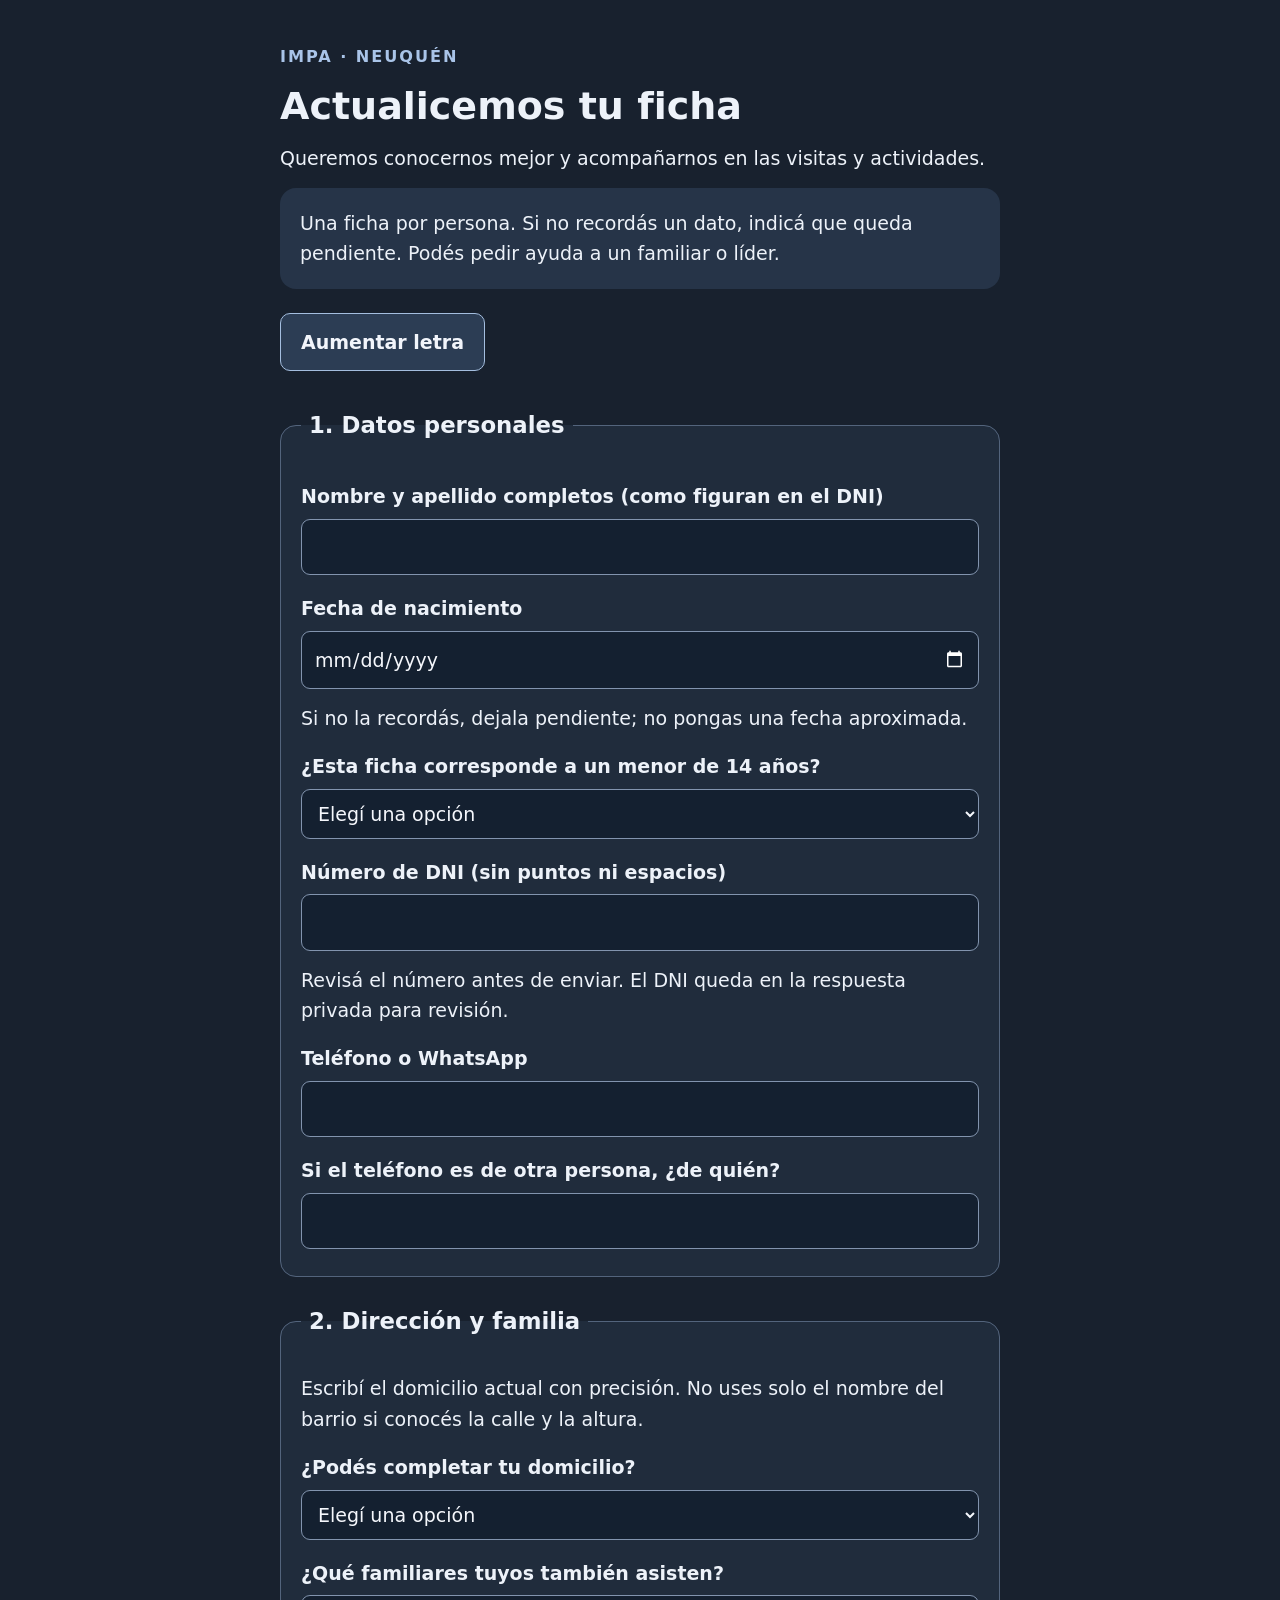
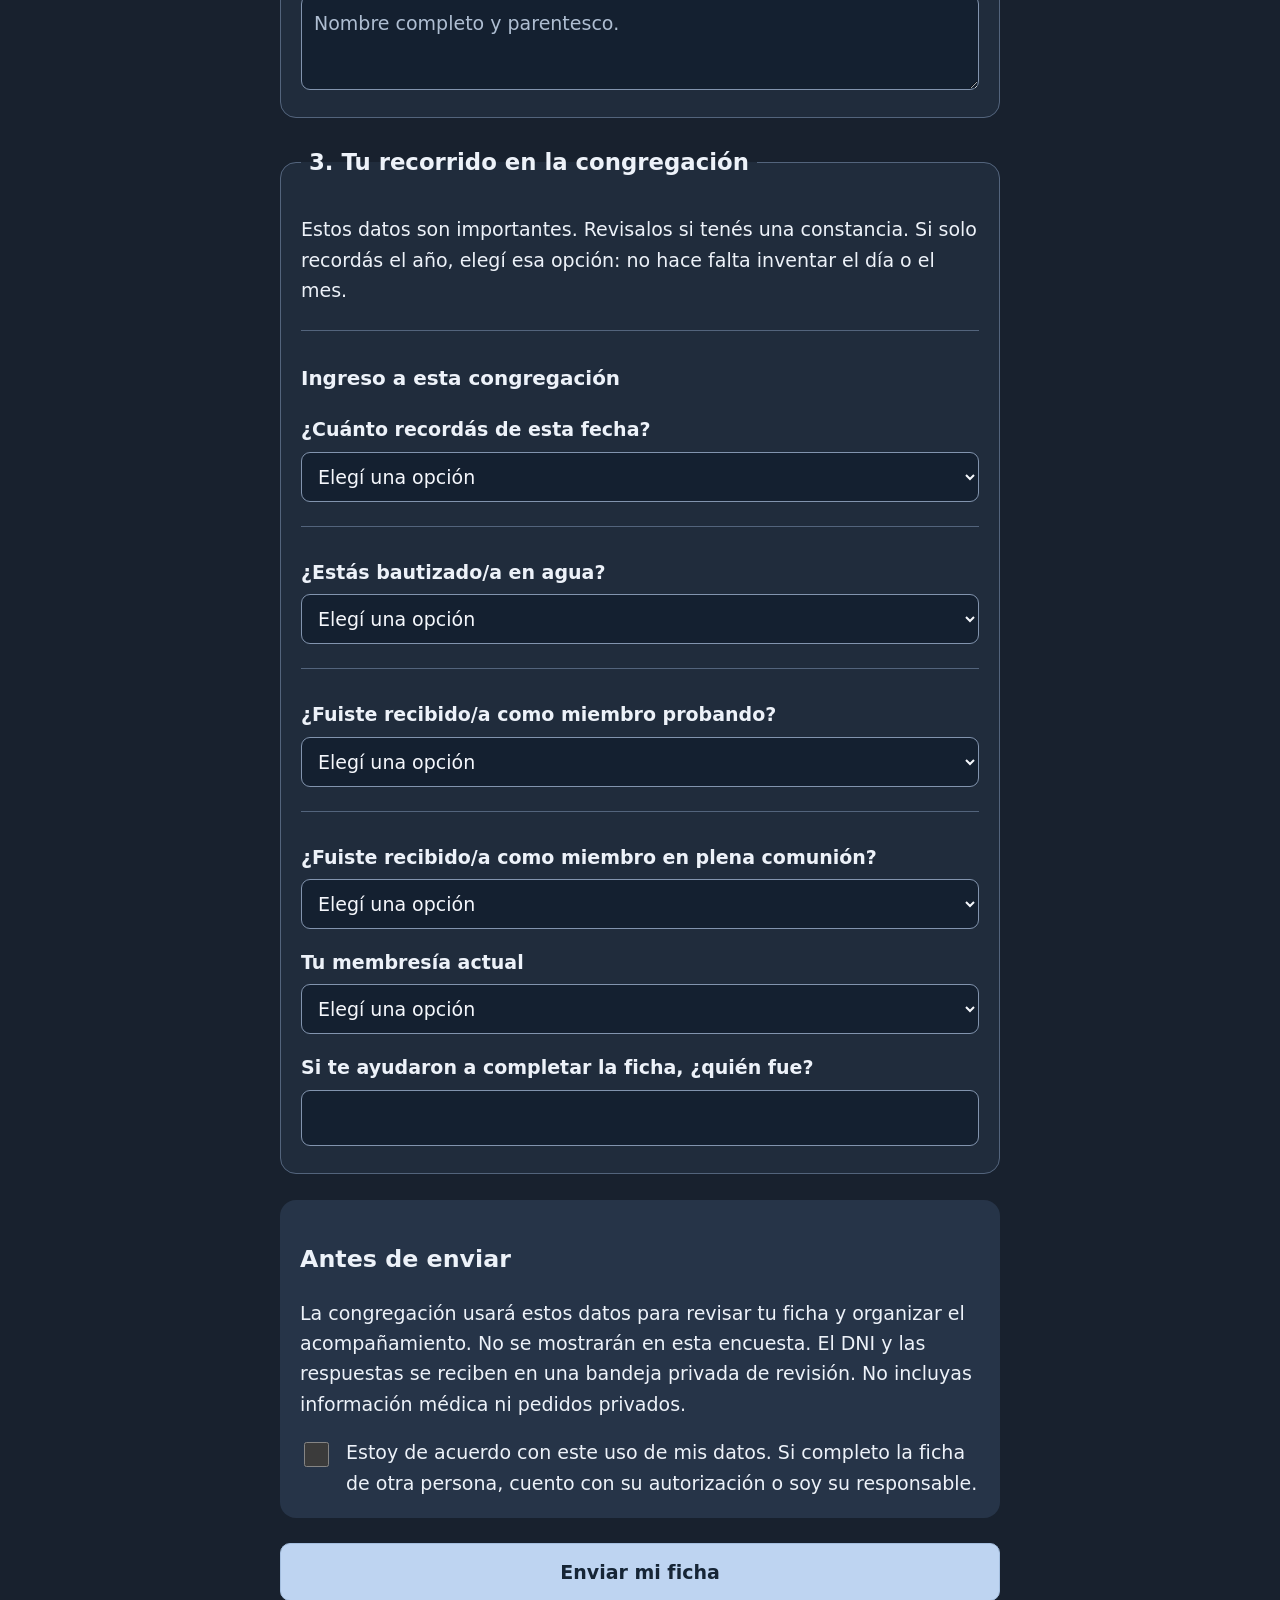
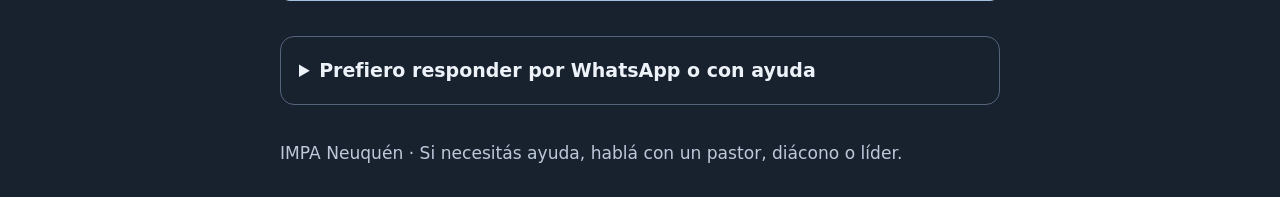
<file: encuesta.html>
<!doctype html><html lang="es-AR"><head><meta charset="utf-8"><meta name="viewport" content="width=device-width,initial-scale=1"><meta name="referrer" content="no-referrer"><meta name="robots" content="noindex,nofollow"><title>Actualicemos tu ficha · IMPA Neuquén</title><style>:root{font:19px/1.6 system-ui,-apple-system,Segoe UI,sans-serif;color:#edf2f9;background:#18212e;color-scheme:dark}*{box-sizing:border-box}body{margin:0}main{max-width:760px;margin:auto;padding:30px 20px}h1{font-size:2rem;line-height:1.2;margin:12px 0}h2{font-size:1.25rem}p{margin:14px 0}.eyebrow{font-size:.85rem;color:#a9c4e8;font-weight:750;letter-spacing:.12em}.help,.privacy{background:#263448;padding:20px;border-radius:16px}fieldset{min-width:0;border:1px solid #53647c;border-radius:16px;padding:20px;margin:26px 0;background:#202c3c}legend{font-size:1.2rem;font-weight:750;padding:0 8px}label{display:block;font-weight:650;margin-top:18px}label span{font-weight:400}input,select,textarea,button{font:inherit;max-width:100%}input:not([type=checkbox]),select,textarea{display:block;width:100%;border:1px solid #8294ae;border-radius:9px;padding:12px;background:#142030;color:#f5f7fc;margin:7px 0}textarea{min-height:95px;resize:vertical}::placeholder{color:#afbed2;opacity:1}button{border:1px solid #a4bedf;border-radius:10px;padding:13px 20px;background:#bed4f1;color:#162536;font-weight:750;cursor:pointer;min-height:48px;margin:10px 0}button.secondary{background:#2c3d54;color:#f2f5fb;margin-right:8px}button:disabled{opacity:.55;cursor:not-allowed}:focus-visible{outline:3px solid #f1ce7c;outline-offset:4px}.check{display:flex;gap:14px;align-items:flex-start}.check input{width:25px;height:25px;flex-shrink:0;margin-top:5px}#submit{width:100%;margin-top:25px}details{margin:25px 0;padding:18px;border:1px solid #53647c;border-radius:14px}summary{cursor:pointer;font-weight:700}footer{color:#bdc9da;font-size:.9rem;margin-top:35px}#result:not(:empty),#availability:not(:empty){padding:16px;border:1px solid #f1ce7c;border-radius:10px}html.large{font-size:23px}[hidden]{display:none!important}@media(max-width:480px){main{padding:22px 14px}fieldset{padding:15px}h1{font-size:1.75rem}}@media print{:root{color:#111;background:white;font-size:13pt;color-scheme:light}main{padding:0}header button,button,details,#availability,#result{display:none!important}fieldset,.privacy,.help{background:white;color:#111;border-color:#555;break-inside:avoid}input,select,textarea{background:white!important;color:#111!important}footer{color:#111}}

h3{font-size:1.05rem}.date-question,.milestone{border-top:1px solid #53647c;margin-top:24px;padding-top:12px}#minor-notice{padding:14px;background:#37435b;border:1px solid #c6b5e0;border-radius:10px}
</style></head><body>
<main><header><p class="eyebrow">IMPA · NEUQUÉN</p><h1>Actualicemos tu ficha</h1><p>Queremos conocernos mejor y acompañarnos en las visitas y actividades.</p><p class="help">Una ficha por persona. Si no recordás un dato, indicá que queda pendiente. Podés pedir ayuda a un familiar o líder.</p><button type="button" id="font-toggle" class="secondary" aria-pressed="false">Aumentar letra</button></header>
<p id="availability" role="status"></p><form id="survey-form">
<fieldset><legend>1. Datos personales</legend><label for="name">Nombre y apellido completos (como figuran en el DNI)</label><input id="name" name="name" autocomplete="name" required minlength="3" maxlength="120"><label for="birthDate">Fecha de nacimiento</label><input id="birthDate" name="birthDate" type="date" autocomplete="bday"><p>Si no la recordás, dejala pendiente; no pongas una fecha aproximada.</p><label for="minor">¿Esta ficha corresponde a un menor de 14 años?</label><select id="minor" name="minor" required><option value="">Elegí una opción</option><option value="yes">Sí, es la ficha de un menor de 14 años</option><option value="no">No, tiene 14 años o más</option></select><p id="minor-notice" role="status" hidden>FICHA DE MENOR DE 14 AÑOS. Debe completarla su madre, padre o responsable.</p><div id="guardian-fields" hidden><label for="guardian">Nombre y apellido de la persona responsable</label><input id="guardian" name="guardian" maxlength="120"><label for="guardianRelationship">Parentesco o vínculo con el menor</label><input id="guardianRelationship" name="guardianRelationship" maxlength="80" placeholder="Madre, padre, tutor/a…"><label class="check"><input type="checkbox" id="guardianConsent" name="guardianConsent" value="yes"><span>Soy su madre, padre o responsable y autorizo el envío de esta ficha.</span></label></div><div id="dni-fields"><label for="dni">Número de DNI (sin puntos ni espacios)</label><input id="dni" name="dni" inputmode="numeric" pattern="[0-9]{7,8}" minlength="7" maxlength="8" autocomplete="off"><p>Revisá el número antes de enviar. El DNI queda en la respuesta privada para revisión.</p></div><label for="phone">Teléfono o WhatsApp</label><input id="phone" name="phone" type="tel" autocomplete="tel" maxlength="60"><label for="contactOwner">Si el teléfono es de otra persona, ¿de quién?</label><input id="contactOwner" name="contactOwner" maxlength="120"></fieldset>
<fieldset><legend>2. Dirección y familia</legend><p>Escribí el domicilio actual con precisión. No uses solo el nombre del barrio si conocés la calle y la altura.</p><label for="addressStatus">¿Podés completar tu domicilio?</label><select id="addressStatus" name="addressStatus" required><option value="">Elegí una opción</option><option value="known">Sí, puedo indicar dónde vivo</option><option value="unknown">Necesito ayuda para completarlo</option></select><div id="address-fields" hidden><label for="city">Ciudad</label><select id="city" name="city" required><option value="">Elegí una opción</option><option value="Neuquén">Neuquén</option><option value="Cipolletti">Cipolletti</option><option value="Centenario">Centenario</option><option value="Plottier">Plottier</option><option value="Senillosa">Senillosa</option><option value="Otra localidad">Otra localidad</option></select><div id="other-city-fields" hidden><label for="otherCity">Nombre de la otra localidad y provincia</label><input id="otherCity" name="otherCity" maxlength="80"></div><label for="street">Calle, o barrio y manzana</label><input id="street" name="street" maxlength="160" placeholder="Ej.: Pringles; o Barrio Norte, manzana 3"><label for="houseNumber">Número, casa o lote</label><input id="houseNumber" name="houseNumber" maxlength="40" placeholder="Ej.: 812; o Casa 14; o Lote 8"><label class="check"><input type="checkbox" id="noNumber" name="noNumber" value="yes"><span>Mi domicilio no tiene número, casa ni lote identificable.</span></label><label for="unit">Piso, departamento u otra indicación</label><input id="unit" name="unit" maxlength="60"><label for="reference">Referencia para llegar</label><textarea id="reference" name="reference" maxlength="300" placeholder="Entre calles, esquina, color de casa o un lugar cercano."></textarea><p>Si no hay número, agregá una referencia que permita encontrar la casa.</p></div><label for="family">¿Qué familiares tuyos también asisten?</label><textarea id="family" name="family" maxlength="500" placeholder="Nombre completo y parentesco."></textarea></fieldset>
<fieldset><legend>3. Tu recorrido en la congregación</legend><p>Estos datos son importantes. Revisalos si tenés una constancia. Si solo recordás el año, elegí esa opción: no hace falta inventar el día o el mes.</p><section class="date-question"><h3>Ingreso a esta congregación</h3><label for="joinPrecision">¿Cuánto recordás de esta fecha?</label><select id="joinPrecision" name="joinPrecision" required><option value="">Elegí una opción</option><option value="exact">Recuerdo la fecha exacta</option><option value="year">Recuerdo solamente el año</option><option value="unknown">No recuerdo la fecha</option></select><div data-precision="join" data-value="exact" hidden><label for="joinDate">Fecha exacta</label><input id="joinDate" name="joinDate" type="date"></div><div data-precision="join" data-value="year" hidden><label for="joinYear">Año que recordás</label><input id="joinYear" name="joinYear" type="number" min="1900" step="1" inputmode="numeric"><p>Se guardará solo el año, sin inventar día ni mes.</p></div></section><section class="milestone"><label for="baptismStatus">¿Estás bautizado/a en agua?</label><select id="baptismStatus" name="baptismStatus" required><option value="">Elegí una opción</option><option value="yes">Sí</option><option value="no">No</option><option value="unknown">No lo sé / necesito consultarlo</option></select><div data-event="baptism" hidden><section class="date-question"><h3>¿Cuándo?</h3><label for="baptismPrecision">¿Cuánto recordás de esta fecha?</label><select id="baptismPrecision" name="baptismPrecision" required><option value="">Elegí una opción</option><option value="exact">Recuerdo la fecha exacta</option><option value="year">Recuerdo solamente el año</option><option value="unknown">No recuerdo la fecha</option></select><div data-precision="baptism" data-value="exact" hidden><label for="baptismDate">Fecha exacta</label><input id="baptismDate" name="baptismDate" type="date"></div><div data-precision="baptism" data-value="year" hidden><label for="baptismYear">Año que recordás</label><input id="baptismYear" name="baptismYear" type="number" min="1900" step="1" inputmode="numeric"><p>Se guardará solo el año, sin inventar día ni mes.</p></div></section><label for="baptismPlace">¿En qué iglesia y localidad te bautizaste?</label><input id="baptismPlace" name="baptismPlace" maxlength="200" placeholder="Nombre de la iglesia y ciudad, o No recuerdo" required></div></section><section class="milestone"><label for="probationStatus">¿Fuiste recibido/a como miembro probando?</label><select id="probationStatus" name="probationStatus" required><option value="">Elegí una opción</option><option value="yes">Sí</option><option value="no">No</option><option value="unknown">No lo sé / necesito consultarlo</option></select><div data-event="probation" hidden><section class="date-question"><h3>¿Cuándo?</h3><label for="probationPrecision">¿Cuánto recordás de esta fecha?</label><select id="probationPrecision" name="probationPrecision" required><option value="">Elegí una opción</option><option value="exact">Recuerdo la fecha exacta</option><option value="year">Recuerdo solamente el año</option><option value="unknown">No recuerdo la fecha</option></select><div data-precision="probation" data-value="exact" hidden><label for="probationDate">Fecha exacta</label><input id="probationDate" name="probationDate" type="date"></div><div data-precision="probation" data-value="year" hidden><label for="probationYear">Año que recordás</label><input id="probationYear" name="probationYear" type="number" min="1900" step="1" inputmode="numeric"><p>Se guardará solo el año, sin inventar día ni mes.</p></div></section></div></section><section class="milestone"><label for="communionStatus">¿Fuiste recibido/a como miembro en plena comunión?</label><select id="communionStatus" name="communionStatus" required><option value="">Elegí una opción</option><option value="yes">Sí</option><option value="no">No</option><option value="unknown">No lo sé / necesito consultarlo</option></select><div data-event="communion" hidden><section class="date-question"><h3>¿Cuándo?</h3><label for="communionPrecision">¿Cuánto recordás de esta fecha?</label><select id="communionPrecision" name="communionPrecision" required><option value="">Elegí una opción</option><option value="exact">Recuerdo la fecha exacta</option><option value="year">Recuerdo solamente el año</option><option value="unknown">No recuerdo la fecha</option></select><div data-precision="communion" data-value="exact" hidden><label for="communionDate">Fecha exacta</label><input id="communionDate" name="communionDate" type="date"></div><div data-precision="communion" data-value="year" hidden><label for="communionYear">Año que recordás</label><input id="communionYear" name="communionYear" type="number" min="1900" step="1" inputmode="numeric"><p>Se guardará solo el año, sin inventar día ni mes.</p></div></section></div></section><label for="membership">Tu membresía actual</label><select id="membership" name="membership" ><option value="">Elegí una opción</option><option value="Miembro probando">Miembro probando</option><option value="Miembro en plena comunión">Miembro en plena comunión</option><option value="Asisto a la congregación">Asisto a la congregación</option><option value="No sé">No sé / necesito consultarlo</option></select><label for="helper">Si te ayudaron a completar la ficha, ¿quién fue?</label><input id="helper" name="helper" maxlength="120"></fieldset>
<section class="privacy"><h2>Antes de enviar</h2><p>La congregación usará estos datos para revisar tu ficha y organizar el acompañamiento. No se mostrarán en esta encuesta. El DNI y las respuestas se reciben en una bandeja privada de revisión. No incluyas información médica ni pedidos privados.</p><label class="check"><input type="checkbox" id="consent" required> <span>Estoy de acuerdo con este uso de mis datos. Si completo la ficha de otra persona, cuento con su autorización o soy su responsable.</span></label></section>
<button type="submit" id="submit">Enviar mi ficha</button><p id="result" role="status" aria-live="polite" tabindex="-1"></p>
<details><summary>Prefiero responder por WhatsApp o con ayuda</summary><p>También podés responder con un audio al hermano que te compartió el enlace. Por privacidad, el DNI no se incluye en el texto para WhatsApp: completalo en esta encuesta. Si querés enviar lo que escribiste, elegí una opción:</p><button type="button" id="whatsapp" class="secondary">Preparar mensaje de WhatsApp</button><button type="button" id="copy" class="secondary">Copiar mis respuestas</button><textarea id="message" readonly hidden aria-label="Respuestas para copiar"></textarea><p>El mensaje no se envía solo: revisalo y presioná Enviar en WhatsApp.</p><button type="button" id="print" class="secondary">Imprimir para completar en papel</button></details>
</form><section id="thanks" hidden tabindex="-1"><h2>¡Gracias! Recibimos tu ficha.</h2><p>La vamos a revisar antes de actualizar el padrón. No hace falta enviarla otra vez.</p><button id="another" type="button">Completar la ficha de otra persona</button></section><footer>IMPA Neuquén · Si necesitás ayuda, hablá con un pastor, diácono o líder.</footer></main>
<script>window.IMPA_SURVEY_CONFIG = {
  enabled: true,
  firebase: {apiKey:'AIzaSyBPNi8h-XNpwyISUoaDe5tjf4SjL0Z3I1o',authDomain:'cartelera-pastoral-neuqu-cf1dd.firebaseapp.com',projectId:'cartelera-pastoral-neuqu-cf1dd',appId:'1:117860342876:web:e14d816a7fe1ed15d85a99'},
  whatsapp: '',
  collection: 'member_surveys',
  publicUrl: 'https://prmilton.github.io/impanqn/encuesta.html?v=3'
};

</script><script>(function(root){
 const limits={name:120,birthDate:10,phone:60,contactOwner:120,city:80,address:280,reference:300,family:500,baptism:400,membership:100,helper:120,dni:8,dniStatus:12,minor:3,guardian:120,guardianRelationship:80,guardianConsent:3,addressStatus:7,street:160,houseNumber:40,noNumber:3,unit:60,otherCity:80,baptismPlace:200};
 const eventLabels={join:'Ingreso a la congregación',baptism:'Bautismo',probation:'Miembro probando',communion:'Plena comunión'};
 for(const key of Object.keys(eventLabels)){limits[key+'Precision']=7;limits[key+'Date']=10;limits[key+'Year']=4;if(key!=='join')limits[key+'Status']=7;}
 const today=()=>{const n=new Date();return n.getFullYear()+'-'+String(n.getMonth()+1).padStart(2,'0')+'-'+String(n.getDate()).padStart(2,'0');};
 function validDate(value){if(!/^\d{4}-\d{2}-\d{2}$/.test(value))return false;const d=new Date(value+'T12:00:00Z');return !isNaN(d)&&d.toISOString().slice(0,10)===value&&value>='1900-01-01'&&value<=today();}
 function under14(birth){const now=today();return Number(now.slice(0,4))-Number(birth.slice(0,4))-(now.slice(5)<birth.slice(5)?1:0)<14;}
 function clean(input){const out={};for(const [key,max] of Object.entries(limits)){out[key]=String(input[key]||'').trim();if(out[key].length>max)throw Error('Revisá la longitud del dato: '+key+'.');}
  if(out.name.length<3)throw Error('Escribí tu nombre y apellido.');
  if(out.birthDate&&!validDate(out.birthDate))throw Error('Revisá la fecha de nacimiento: debe ser una fecha real y no futura.');
  if(!out.dniStatus)out.dniStatus=out.dni?'provided':'unknown';if(out.dniStatus!=='provided')out.dni='';if(out.dni&&!/^\d{7,8}$/.test(out.dni))throw Error('El DNI debe tener 7 u 8 números, sin puntos.');
  if(out.minor!=='yes'){out.guardian='';out.guardianRelationship='';out.guardianConsent='';}
  for(const [key,label] of Object.entries(eventLabels)){
   if(key!=='join'&&out[key+'Status']!=='yes'){out[key+'Precision']='';out[key+'Date']='';out[key+'Year']='';if(key==='baptism')out.baptismPlace='';}
   const precision=out[key+'Precision'];if(precision!=='exact')out[key+'Date']='';if(precision!=='year')out[key+'Year']='';
   if(out[key+'Date']&&!validDate(out[key+'Date']))throw Error('Revisá la fecha de '+label+'.');
   if(out[key+'Year']&&(!/^\d{4}$/.test(out[key+'Year'])||+out[key+'Year']<1900||+out[key+'Year']>+today().slice(0,4)))throw Error('Revisá el año de '+label+'.');
   if(out.birthDate&&out[key+'Date']&&out[key+'Date']<out.birthDate)throw Error(label+': la fecha no puede ser anterior al nacimiento.');
   if(out.birthDate&&out[key+'Year']&&out[key+'Year']<out.birthDate.slice(0,4))throw Error(label+': el año no puede ser anterior al nacimiento.');
  }
  if(out.addressStatus==='known'){out.address=[out.street,out.noNumber==='yes'?'s/n':out.houseNumber,out.unit].filter(Boolean).join(', ');if(out.noNumber==='yes')out.houseNumber='';}
  if(out.addressStatus==='unknown')for(const k of ['address','street','houseNumber','noNumber','unit','city','otherCity','reference'])out[k]='';
  if(out.city!=='Otra localidad')out.otherCity='';return out;
 }
 function validate(input){const d=clean(input),require=(condition,message)=>{if(!condition)throw Error(message);};
  require(['yes','no'].includes(d.minor),'Indicá si la ficha es de un menor de 14 años.');
  if(d.birthDate)require((d.minor==='yes')===under14(d.birthDate),'La fecha de nacimiento no coincide con la opción menor de 14 años. Revisá ambos datos.');
  if(d.minor==='yes')require(d.guardian.length>=3&&d.guardianRelationship&&d.guardianConsent==='yes','Para un menor, completá el responsable, el vínculo y su autorización.');
  require(['provided','unknown','none'].includes(d.dniStatus),'Elegí una opción para el DNI.');if(d.dniStatus==='provided')require(/^\d{7,8}$/.test(d.dni),'Completá el DNI con 7 u 8 números.');
  require(['known','unknown'].includes(d.addressStatus),'Indicá si podés completar el domicilio.');
  if(d.addressStatus==='known'){require(d.city&&d.street,'Completá ciudad y calle, o barrio y manzana.');require(d.city!=='Otra localidad'||d.otherCity,'Escribí la otra localidad y provincia.');require(d.houseNumber||d.noNumber==='yes','Completá número, casa o lote, o marcá que no tiene número.');if(d.noNumber==='yes')require(d.reference,'Agregá una referencia para encontrar el domicilio sin número.');}
  for(const [key,label] of Object.entries(eventLabels)){if(key!=='join'){require(['yes','no','unknown'].includes(d[key+'Status']),'Respondé la pregunta de '+label+'.');if(d[key+'Status']!=='yes')continue;}const p=d[key+'Precision'];require(['exact','year','unknown'].includes(p),'Indicá cuánto recordás de la fecha de '+label+'.');if(p==='exact')require(d[key+'Date'],'Completá la fecha exacta de '+label+'.');if(p==='year')require(d[key+'Year'],'Completá el año de '+label+'.');}
  if(d.baptismStatus==='yes')require(d.baptismPlace,'Indicá iglesia y localidad del bautismo, o escribí No recuerdo.');
  if(d.probationDate&&d.communionDate)require(d.communionDate>=d.probationDate,'Plena comunión no puede ser anterior a miembro probando. Revisá las fechas.');
  return d;
 }
 function normalize(s){return String(s||'').normalize('NFD').replace(/[\u0300-\u036f]/g,'').toLowerCase().replace(/[^a-z0-9]+/g,' ').trim();}
 function matches(data,members){const name=normalize(data.name),phone=data.phone.replace(/\D/g,'');return members.map(m=>{const sameName=normalize(m.name)===name,samePhone=phone.length>=8&&String(m.phone||'').replace(/\D/g,'').slice(-8)===phone.slice(-8);return {member:m,reason:sameName?'Mismo nombre':samePhone?'Teléfono coincidente (puede ser familiar)':'',score:sameName?2:samePhone?1:0};}).filter(x=>x.score).sort((a,b)=>b.score-a.score);}
 const labels={name:'Nombre y apellido',birthDate:'Nacimiento',phone:'Teléfono',contactOwner:'El teléfono pertenece a',city:'Ciudad',otherCity:'Otra localidad',address:'Dirección',reference:'Referencia para llegar',family:'Familiares que asisten',baptism:'Bautismo (respuesta anterior)',membership:'Membresía informada',helper:'Completado con ayuda de'};
 function dateText(d,key){return d[key+'Precision']==='exact'?d[key+'Date']:d[key+'Precision']==='year'?'Solo año: '+d[key+'Year']:'Fecha no recordada / pendiente';}
 function message(data,{includeDni=true}={}){const lines=Object.entries(labels).filter(([k])=>k!=='baptism'||data[k]).map(([k,label])=>label+': '+(data[k]||'Pendiente'));
  if(data.minor)lines.push('Ficha de menor de 14 años: '+(data.minor==='yes'?'SÍ':'No'));if(data.minor==='yes')lines.push('Responsable: '+data.guardian+' ('+data.guardianRelationship+')');
  if(includeDni&&data.dniStatus)lines.push('DNI: '+(data.dni||({unknown:'No lo tiene a mano',none:'No tiene DNI argentino'})[data.dniStatus]||'Pendiente'));
  for(const [key,label] of Object.entries(eventLabels)){if(key==='join'){if(data.joinPrecision)lines.push(label+': '+dateText(data,key));}else if(data[key+'Status'])lines.push(label+': '+({yes:'Sí — '+dateText(data,key),no:'No',unknown:'No sabe / pendiente'})[data[key+'Status']]);}if(data.baptismPlace)lines.push('Iglesia y localidad del bautismo: '+data.baptismPlace);
  return 'Actualización de ficha — IMPA Neuquén\n\n'+lines.join('\n')+'\n\nAutorizo el uso de estos datos para actualizar la ficha y organizar el acompañamiento de la congregación.';
 }
 function proposed(data){const p={name:data.name,birthDate:data.birthDate,phone:data.phone,address:data.address?[data.address,data.city==='Otra localidad'?data.otherCity:data.city].filter(Boolean).join(', '):''};
  for(const key of Object.keys(eventLabels))if(data[key+'Precision']==='exact'&&data[key+'Date'])p[key+'Date']=data[key+'Date'];
  if(data.baptismStatus==='yes'&&data.baptismPlace&&!/no recuerdo|no s[eé]/i.test(data.baptismPlace))p.baptismPlace=data.baptismPlace;
  if(data.minor)p.under14=data.minor==='yes';return p;
 }
 const api={clean,validate,matches,message,labels,limits,eventLabels,today,under14,proposed};root.SurveyModel=api;if(typeof module!=='undefined')module.exports=api;
})(globalThis);
</script><script>window.SurveyService=(()=>{
 let runtime;
 async function connect(){if(!IMPA_SURVEY_CONFIG.enabled||!IMPA_SURVEY_CONFIG.firebase)throw Error('El envío todavía no está habilitado.');if(!runtime)runtime=Promise.all([import('https://www.gstatic.com/firebasejs/13.3.0/firebase-app.js'),import('https://www.gstatic.com/firebasejs/13.3.0/firebase-firestore.js'),import('https://www.gstatic.com/firebasejs/13.3.0/firebase-auth.js')]).then(([a,f,g])=>{const app=a.initializeApp(IMPA_SURVEY_CONFIG.firebase,'impa-survey');return {f,g,db:f.getFirestore(app),auth:g.getAuth(app)};}).catch(e=>{runtime=null;throw e;});return runtime;}
 async function send(id,data){const {f,db}=await connect();await f.setDoc(f.doc(db,IMPA_SURVEY_CONFIG.collection,id),{schema:2,status:'pending',consent:true,data:SurveyModel.validate(data),createdAt:f.serverTimestamp()});}
 async function login(){const {g,auth}=await connect();await g.setPersistence(auth,g.browserSessionPersistence);if(!auth.currentUser)await g.signInWithPopup(auth,new g.GoogleAuthProvider());return auth.currentUser;}
 async function list(status='pending'){const {f,db}=await connect();const q=f.query(f.collection(db,IMPA_SURVEY_CONFIG.collection),f.where('status','==',status),f.limit(100));const s=await f.getDocs(q);return s.docs.map(d=>({id:d.id,...d.data()})).sort((a,b)=>(a.createdAt?.seconds||0)-(b.createdAt?.seconds||0));}
 async function finish(id,status,memberId=''){const {f,db}=await connect();await f.updateDoc(f.doc(db,IMPA_SURVEY_CONFIG.collection,id),{status,memberId,reviewedAt:f.serverTimestamp()});}
 async function logout(){const {g,auth}=await connect();await g.signOut(auth);}
 return {send,login,list,finish,logout};
})();
</script><script>(()=>{const $=id=>document.getElementById(id),form=$('survey-form');let busy=false,id=crypto.randomUUID();
 const setSection=(id,show)=>{const el=$(id);el.hidden=!show;el.querySelectorAll('input,select,textarea').forEach(input=>input.disabled=!show);};
 function update(){
  setSection('guardian-fields',$('minor').value==='yes');$('minor-notice').hidden=$('minor').value!=='yes';
  setSection('address-fields',$('addressStatus').value==='known');setSection('other-city-fields',$('addressStatus').value==='known'&&$('city').value==='Otra localidad');
  $('houseNumber').disabled=$('addressStatus').value!=='known'||$('noNumber').checked;
  for(const key of Object.keys(SurveyModel.eventLabels)){
   const enabled=key==='join'||$(key+'Status').value==='yes';const event=document.querySelector('[data-event="'+key+'"]');if(event){event.hidden=!enabled;event.querySelectorAll('input,select').forEach(el=>el.disabled=!enabled);}
   for(const p of ['exact','year']){const block=document.querySelector('[data-precision="'+key+'"][data-value="'+p+'"]');const show=enabled&&$(key+'Precision').value===p;block.hidden=!show;block.querySelectorAll('input').forEach(el=>el.disabled=!show);}
  }
 }
 document.querySelectorAll('input[type="date"]').forEach(el=>el.max=SurveyModel.today());document.querySelectorAll('input[type="number"]').forEach(el=>el.max=SurveyModel.today().slice(0,4));
 form.addEventListener('change',e=>{if(e.target.id==='birthDate'&&e.target.value)$('minor').value=SurveyModel.under14(e.target.value)?'yes':'no';update();});update();
 if(!IMPA_SURVEY_CONFIG.enabled){$('availability').textContent='Estamos preparando esta encuesta. El envío todavía no está habilitado; por ahora no ingreses datos personales.';$('submit').disabled=true;}
 $('font-toggle').onclick=()=>{const large=document.documentElement.classList.toggle('large');$('font-toggle').setAttribute('aria-pressed',String(large));$('font-toggle').textContent=large?'Usar letra habitual':'Aumentar letra';};
 const read=()=>{if(!form.reportValidity())return null;return SurveyModel.validate(Object.fromEntries(new FormData(form)));};
 form.onsubmit=async e=>{e.preventDefault();if(busy||!IMPA_SURVEY_CONFIG.enabled)return;try{const data=read();if(!data)return;busy=true;$('submit').disabled=true;$('result').textContent='Enviando tu ficha…';await SurveyService.send(id,data);form.hidden=true;$('thanks').hidden=false;$('thanks').focus();form.reset();}catch(e){$('result').textContent=!busy?e.message:'No pudimos confirmar el envío. Tus respuestas siguen en pantalla. Revisá tu conexión o pedí ayuda antes de enviarlas otra vez.';$('result').focus();}finally{busy=false;$('submit').disabled=!IMPA_SURVEY_CONFIG.enabled;}};
 function prepare(){try{const data=read();if(!data)return null;const text=SurveyModel.message(data,{includeDni:false});$('message').hidden=false;$('message').value=text;return text;}catch(e){$('result').textContent=e.message;return null;}}
 $('copy').onclick=async()=>{const text=prepare();if(!text)return;try{await navigator.clipboard.writeText(text);$('result').textContent='Respuestas copiadas. Pegalas en el chat del hermano que te compartió la encuesta.';}catch{$('message').focus();$('message').select();$('result').textContent='Seleccioná y copiá el texto que aparece debajo.';}};
 $('whatsapp').onclick=()=>{const text=prepare();if(!text)return;if(!IMPA_SURVEY_CONFIG.whatsapp){$('result').textContent='Copiá las respuestas y pegalas en el chat del hermano que te compartió el enlace.';return;}window.open('https://wa.me/'+IMPA_SURVEY_CONFIG.whatsapp.replace(/\D/g,'')+'?text='+encodeURIComponent(text),'_blank','noopener,noreferrer');};
 $('print').onclick=()=>window.print();$('another').onclick=()=>{id=crypto.randomUUID();$('thanks').hidden=true;form.hidden=false;$('result').textContent='';$('message').value='';$('message').hidden=true;update();$('name').focus();};
})();
</script></body></html>
</file>
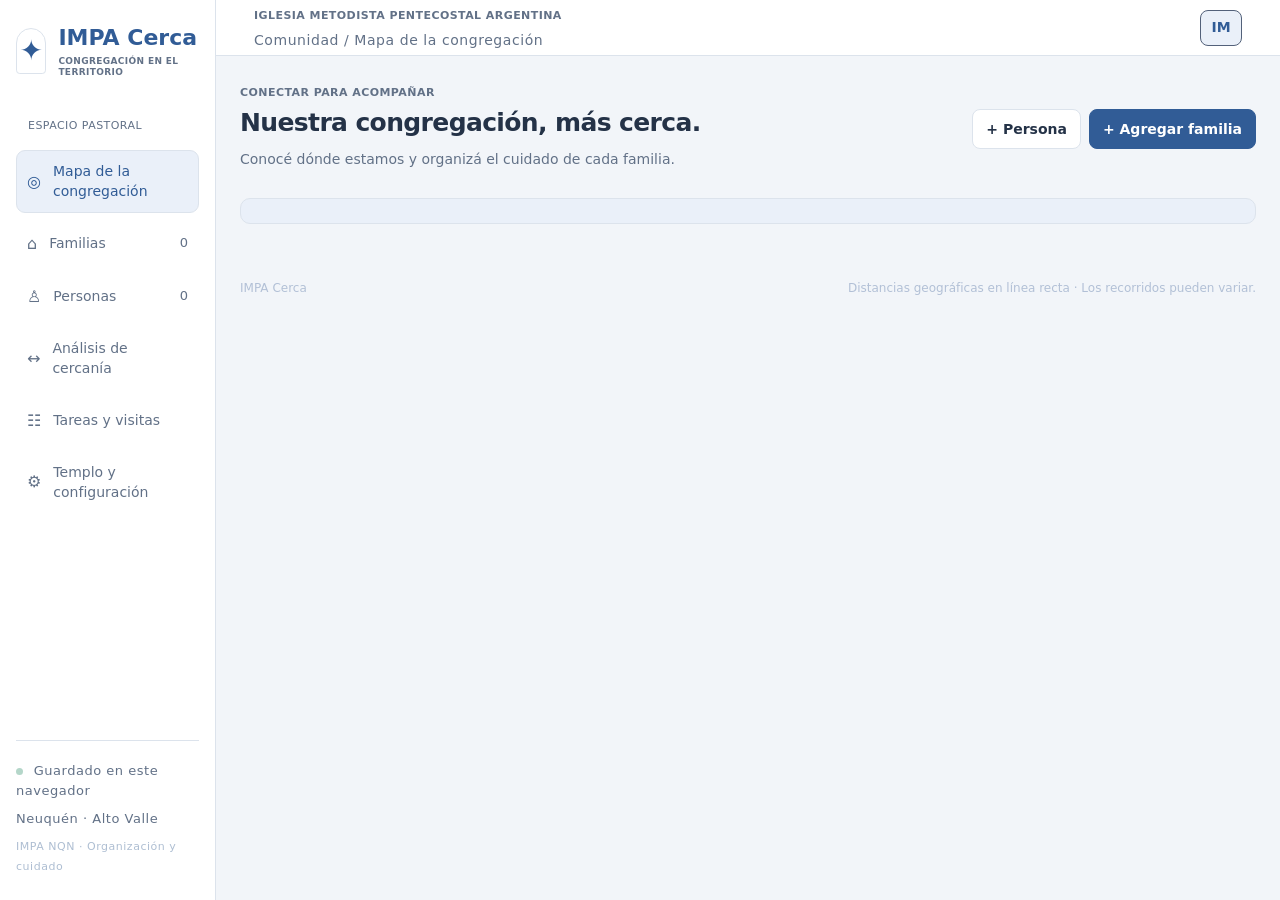
<file: map-module.html>
<!doctype html>
<html lang="es"><head><meta charset="utf-8"><meta name="viewport" content="width=device-width,initial-scale=1"><meta name="theme-color" content="#202938"><meta name="description" content="IMPA Cerca: familias, personas y acompañamiento de la congregación del Alto Valle."><title>IMPA Cerca · Congregación en el territorio</title><style>:root{--ink:#203d3e;--muted:#6d7e7d;--green:#23695d;--line:#dfe7e2;--paper:#f4f6f2;--nav:#153e40;--gold:#bf9149}*{box-sizing:border-box}body{margin:0;background:var(--paper);color:var(--ink);font:14px/1.5 'Segoe UI',Arial,sans-serif}button,input,select,textarea{font:inherit}button,a{ -webkit-tap-highlight-color:transparent}button{cursor:pointer;border:1px solid var(--line);background:white;color:var(--ink);padding:10px 15px;border-radius:8px;font-weight:600;min-height:42px}button:hover{border-color:#88a99c;background:#f3f8f5}button:disabled{opacity:.5;cursor:not-allowed}button.primary{background:var(--green);color:white;border-color:var(--green)}button.primary:hover{background:#185448}a{color:var(--green)}:focus-visible{outline:3px solid #c2944a;outline-offset:3px}.sidebar{position:fixed;inset:0 auto 0 0;width:248px;padding:32px 20px;background:var(--nav);color:#e8f0e9;display:flex;flex-direction:column}.brand{display:flex;gap:12px;align-items:center;color:inherit;text-decoration:none;font-size:23px;letter-spacing:-.8px}.brand b{font-weight:400;color:#c5d9c8}.brand small{display:block;font-size:7px;letter-spacing:1.6px;margin-top:3px}.brand-icon{display:grid;place-items:center;border:1px solid #65867b;width:40px;height:46px;border-radius:20px 20px 5px 5px;color:#d5b578;font-size:28px}.side-label{font-size:10px;letter-spacing:1.8px;color:#9bbab0;margin:55px 12px 16px}.sidebar nav{display:grid;gap:8px}.sidebar nav button{background:none;border:0;color:#b9cec6;display:flex;gap:12px;text-align:left;padding:12px 10px;font-size:14px;align-items:center;font-weight:400}.sidebar nav button.active{background:#305754;color:#fff;box-shadow:inset 3px 0 #d1b274}.sidebar nav button span{flex:1;font-size:12px}.sidebar nav button b{font-size:10px;font-weight:400}.side-bottom{margin-top:auto;font-size:11px;color:#c3d4ca;border-top:1px solid #3a5e59;padding-top:20px}.side-bottom small{font-size:9px;color:#8fada2}.dot{display:inline-block;width:7px;height:7px;border-radius:50%;background:#a0c09c;margin-right:6px}.shell{margin-left:248px}header{height:86px;padding:0 38px;border-bottom:1px solid var(--line);background:#fff;display:flex;align-items:center;justify-content:space-between}.eyebrow{font-size:9px;letter-spacing:1.7px;font-weight:700;color:var(--muted)}.green{color:var(--green)}.crumb{font-size:12px;margin-top:4px;color:#8a9790}.crumb span{color:var(--ink)}.avatar{border-radius:50%;padding:0;width:38px;min-height:38px;background:#edf1e9;font-size:12px}main{padding:32px 38px 18px;max-width:1800px;margin:auto}.heading{display:flex;justify-content:space-between;gap:20px;align-items:center;margin-bottom:22px}h1{font-family:Georgia,serif;font-size:32px;font-weight:400;letter-spacing:-.7px;line-height:1.2;margin:9px 0}p{margin:7px 0;color:var(--muted)}.heading p{font-size:13px}.actions,.inline{display:flex;gap:8px;align-items:center;flex-wrap:wrap}.banner{padding:10px 14px;background:#f6efdd;border:1px solid #e8dcbc;border-radius:8px;color:#76613a;font-size:11px;display:flex;justify-content:space-between;align-items:center;gap:12px;margin-bottom:20px}.banner button{font-size:11px;background:transparent;border-color:#dacaa8;padding:5px 10px;min-height:30px}.stats{display:grid;grid-template-columns:repeat(4,1fr);gap:16px;margin-bottom:23px}.stat{background:white;border:1px solid var(--line);border-radius:10px;padding:18px 20px;position:relative}.stat span{font-size:11px;color:var(--muted)}.stat strong{display:block;font:29px Georgia,serif;margin:7px 0 2px}.stat small{color:var(--muted);font-size:10px}.stat i{position:absolute;right:18px;top:17px;width:30px;height:30px;background:#eef3eb;border-radius:9px;display:grid;place-items:center;font-style:normal;color:var(--green)}.panel{background:white;border:1px solid var(--line);border-radius:11px;overflow:hidden}.panel-head{display:flex;align-items:center;justify-content:space-between;padding:18px 20px;border-bottom:1px solid var(--line);gap:15px}h2{font-size:16px;margin:0;font-weight:600}h3{font-size:14px;margin:0}.panel-head p{font-size:11px}.toolbar{display:flex;gap:9px;padding:14px 18px;border-bottom:1px solid var(--line);flex-wrap:wrap}.toolbar input{flex:1;min-width:160px}.map-layout{display:grid;grid-template-columns:minmax(0,1fr) 310px;min-height:530px}.map-column{position:relative;min-width:0;display:flex;flex-direction:column}.map-area{height:470px;min-height:400px;position:relative;overflow:hidden;background:#edf0e5}.map-area svg{width:100%;height:100%}.map-area>div.google-canvas{width:100%;height:100%}.map-note{background:white;padding:9px 16px;font-size:10px;color:var(--muted)}.map-overlay{position:absolute;left:15px;top:15px;z-index:2;background:#ffffffed;border-radius:7px;padding:9px 12px;box-shadow:0 2px 10px #34483e15;font-size:10px;max-width:290px;pointer-events:none}.map-overlay b{display:block;font-size:11px}.legend{display:flex;gap:16px;padding:14px 18px;font-size:10px;border-top:1px solid var(--line);background:#fff}.legend b{display:inline-block;width:8px;height:8px;border-radius:50%;margin-right:5px}.details{border-left:1px solid var(--line);padding:20px;overflow:auto;max-height:600px}.pill{display:inline-block;font-size:9px;padding:4px 8px;border-radius:5px;background:#eaf2e9;color:var(--green);letter-spacing:.6px}.details h2{font-family:Georgia,serif;font-size:24px;font-weight:400;line-height:1.2;margin:12px 0}.details p{font-size:11px}.detail-icon{font-size:24px;background:#f0f3e9;border-radius:10px;width:46px;height:46px;display:grid;place-items:center;margin-bottom:15px}.distance-card{background:#f3f6ef;border-radius:8px;padding:14px;margin:18px 0}.distance-card strong{display:block;font-size:24px;font-family:Georgia,serif;font-weight:400}.distance-card small{font-size:10px;color:var(--muted)}.near-head{font-size:10px;letter-spacing:1px;color:var(--muted);margin-top:20px}.near-row{display:flex;align-items:center;gap:9px;border-bottom:1px solid #edf0ea;padding:12px 0;width:100%;border-radius:0;border-left:0;border-right:0;border-top:0;text-align:left}.near-row .num{color:#8c9b91;font-size:10px;width:17px}.near-row .name{flex:1;font-size:11px;font-weight:600}.near-row small{display:block;font-weight:400;font-size:9px;color:var(--muted)}.near-row b{font-size:10px;font-weight:500;white-space:nowrap}.details .actions{margin-top:18px}.details button,.details a.button{font-size:11px;padding:8px 11px}.button{display:inline-block;border:1px solid var(--line);border-radius:8px;background:white;padding:10px 15px;text-decoration:none;font-weight:600}.empty{text-align:center;padding:55px 25px;color:var(--muted)}.empty h2{color:var(--ink);margin-bottom:9px}.table-wrap{overflow:auto}table{width:100%;border-collapse:collapse;font-size:12px}th{text-align:left;font-size:10px;letter-spacing:.6px;font-weight:500;color:var(--muted);background:#f7f9f5;padding:13px 18px}td{border-top:1px solid var(--line);padding:14px 18px}td small{display:block;color:var(--muted);font-size:10px}td button{font-size:11px;padding:6px 10px;min-height:34px}.list-name{font-weight:600}.two{display:grid;grid-template-columns:1fr 1fr;gap:15px}label{display:flex;flex-direction:column;gap:6px;font-size:12px;font-weight:600;margin:12px 0}input,select,textarea{border:1px solid #d5dfd6;border-radius:7px;padding:10px 11px;color:var(--ink);background:#fff;width:100%;min-height:41px}label small,small.help{font-weight:400;color:var(--muted);font-size:11px}.check{flex-direction:row;align-items:center}.check input{width:17px;min-height:17px}.config-grid{display:grid;grid-template-columns:1fr 1fr;gap:22px}.pad{padding:24px}.config-grid h2{margin-bottom:12px}.config-grid p{font-size:12px}.task-list{display:grid;gap:12px;padding:20px}.task{border:1px solid var(--line);border-radius:8px;padding:18px;display:flex;justify-content:space-between;gap:15px;align-items:center}.task small{color:var(--muted)}.task.done{opacity:.65}.task.done h3{text-decoration:line-through}.danger{color:#a94738}.analysis-info{padding:12px 18px;color:var(--muted);font-size:11px}.analysis-top{display:flex;gap:12px;align-items:end;flex-wrap:wrap;padding:10px 18px}.analysis-top label{flex:1;min-width:150px}.total-line{background:#eef4eb;padding:14px 18px;color:var(--green);font-size:12px}dialog{border:1px solid var(--line);border-radius:14px;padding:26px;max-width:620px;width:calc(100% - 32px);max-height:90vh;color:var(--ink);box-shadow:0 25px 100px #173c3b40}dialog::backdrop{background:#102d3355;backdrop-filter:blur(3px)}.dialog-head{display:flex;justify-content:space-between;align-items:center;gap:20px}.dialog-head h2{font-family:Georgia,serif;font-size:25px;font-weight:400;margin-top:6px}.dialog-head button{border:0;font-size:24px}.dialog-actions{display:flex;gap:10px;justify-content:flex-end;margin-top:20px}.error{color:#b43d34;font-size:12px}#toast{position:fixed;bottom:26px;left:50%;transform:translateX(-50%);background:var(--nav);color:white;border-radius:9px;padding:13px 24px;z-index:100;box-shadow:0 5px 20px #0002;display:none;max-width:90vw}footer{display:flex;justify-content:space-between;font-size:10px;color:#84928b;margin-top:23px;padding-top:12px}.skip{position:fixed;top:-60px;z-index:200;background:white;padding:12px}.skip:focus{top:10px}.candidate{display:block;width:100%;text-align:left;font-size:11px;margin:5px 0}.map-select-bar{padding:12px;background:#f8ebc9;color:#705124}.map-point{cursor:pointer}.map-point:hover circle{stroke:#fff;stroke-width:4}.no-map{text-align:center;display:grid;align-content:center;height:100%;padding:35px;background:radial-gradient(ellipse,#f6f8ef,#e5ebe1)}.no-map .big-icon{font-size:50px;color:#a9bcaa}.no-map h2{font-family:Georgia,serif;font-size:27px;font-weight:400}.no-map p{max-width:390px;margin:12px auto;font-size:12px}.no-map .actions{justify-content:center}.muted{color:var(--muted)}@media(min-width:1500px){.map-area{height:540px}.map-layout{grid-template-columns:minmax(0,1fr) 340px}}@media(max-width:1150px){.sidebar{width:205px;padding:25px 13px}.shell{margin-left:205px}main{padding:25px 22px}header{padding:0 22px}.map-layout{grid-template-columns:minmax(0,1fr) 260px}.heading{align-items:start}h1{font-size:28px}.stats{gap:10px}.stat{padding:15px}.heading>.actions{max-width:170px}.heading>.actions button{width:100%}.map-overlay{max-width:215px}}@media(max-width:850px){.sidebar{position:relative;width:100%;padding:15px 18px}.brand{font-size:21px}.brand-icon{height:37px;width:34px}.side-label,.side-bottom{display:none}.sidebar nav{display:flex;overflow:auto;margin-top:14px;gap:4px}.sidebar nav button{white-space:nowrap;padding:9px}.sidebar nav button span{font-size:11px}.shell{margin-left:0}header{height:65px}.map-layout{grid-template-columns:minmax(0,1fr) 270px}.config-grid{grid-template-columns:1fr}}@media(max-width:620px){main{padding:20px 13px}.heading{display:block}.heading>.actions{max-width:none;margin-top:16px}.heading>.actions button{width:auto;flex:1}h1{font-size:29px}.stats{grid-template-columns:1fr 1fr}.stat strong{font-size:25px}.map-layout{grid-template-columns:1fr}.map-area{height:390px;min-height:390px}.details{border-left:0;border-top:1px solid var(--line);max-height:none}.banner{align-items:flex-start}.banner button{white-space:nowrap}.two{grid-template-columns:1fr;gap:0}.toolbar select{flex:1;min-width:110px}.panel-head{padding:16px}.task{align-items:flex-start;flex-direction:column}footer span{max-width:65%;text-align:right}header .eyebrow{font-size:7px}.map-overlay{max-width:270px}}
[hidden]{display:none!important}.toolbar select{width:auto;max-width:210px}.toolbar input{width:auto}.toolbar{align-items:center}@media(max-width:620px){.toolbar input{width:100%;flex-basis:100%}.toolbar select{max-width:none}}
</style><style>/* Nocturno suave: tipografía de sistema, contraste legible y superficies mate. */
:root{color-scheme:dark;--ink:#e6ebf4;--muted:#b3bfd1;--green:#b4d6c9;--line:#3c485e;--paper:#1b2230;--nav:#202938;--gold:#c7bfa8}
body{font:16px/1.65 'Segoe UI',Arial,sans-serif;background:var(--paper);color:var(--ink)}
header,.panel,.stat,dialog{background:#252f40;border-color:var(--line)}
.sidebar{background:#202938;border-right:1px solid var(--line)}
.brand{font-size:25px;letter-spacing:0}.brand b{color:#d3dcf0}.brand small{font-size:10px;letter-spacing:.7px}.brand-icon{border-color:#7d91ac;color:#c4cfe4}
.sidebar nav button{font-size:18px;color:#c6d1e2;min-height:52px;border-radius:9px;padding:12px}.sidebar nav button span{font-size:15px;line-height:1.45}.sidebar nav button b{font-size:13px}.sidebar nav button.active{background:#3a4963;color:#f2f5fb;box-shadow:inset 3px 0 #bdccec}.sidebar nav button:hover{background:#303e54}
.side-label{font-size:11px;color:#b7c4d8;letter-spacing:1px;margin-top:38px}.side-bottom{font-size:13px;color:#c0ccdc;border-color:var(--line)}.side-bottom small{font-size:11px;color:#aebed2}.dot{background:#b4d6c9}
.eyebrow{font-size:11px;letter-spacing:1px;color:#becbe0}.eyebrow.green{color:#b9d8cb}.crumb{font-size:14px;color:#adbbd0}.crumb span{color:#e4eaf5}
h1,h2,h3,.details h2,.dialog-head h2,.no-map h2{font-family:'Segoe UI',Arial,sans-serif;letter-spacing:-.4px;color:#edf1f8}h1{font-size:32px;line-height:1.3;font-weight:650;margin:10px 0 12px}.heading p{font-size:16px;line-height:1.65}.heading{gap:24px;margin-bottom:26px}h2{font-size:20px;font-weight:600}h3{font-size:17px}.panel-head p{font-size:14px}.panel-head{padding:20px 24px}
button,.button{font-size:15px;line-height:1.45;border-color:#53617a;background:#303d52;color:#e8edf7;min-height:46px;padding:11px 16px;font-weight:600;border-radius:9px}button:hover,.button:hover{border-color:#9bacc8;background:#3b4c65}button.primary{background:#b6c9ec;color:#1d2a40;border-color:#b6c9ec}button.primary:hover{background:#ccdaf3;color:#172338}a{color:#c6d8fb}.avatar{background:#35435a;color:#dce6f8;border-color:#53617a;width:42px;min-height:42px;font-size:14px}
.banner{background:#2b3b4d;border-color:#486077;color:#d2ddec;font-size:14px;line-height:1.6;padding:14px 18px;border-radius:10px}.banner button{color:#e5edf8;background:#35475c;border-color:#5c718b;font-size:13px}
.stats{gap:16px}.stat{padding:20px 22px;border-radius:12px;box-shadow:0 4px 16px #10162215}.stat span{font-size:14px;color:#c6d1e1;display:block;max-width:calc(100% - 30px)}.stat strong{font:600 32px/1.3 'Segoe UI',Arial,sans-serif;margin:10px 0 6px;color:#edf2fa}.stat small{font-size:13px;color:#b7c3d6;line-height:1.5;display:block}.stat i{background:#35465b;color:#c9d9ef;width:32px;height:32px;right:16px}
.toolbar{padding:18px 22px;gap:12px;background:#242e3e}.toolbar input{min-width:200px}.toolbar select{max-width:240px}
input,select,textarea{background:#1d2737;color:#e7edf8;border:1px solid #5b6a83;min-height:46px;font-size:16px;line-height:1.5;padding:11px 13px;border-radius:8px}input::placeholder,textarea::placeholder{color:#a6b5cc;opacity:1}label{font-size:15px;color:#dbe3f1;gap:8px;margin:15px 0}label small,small.help{font-size:13px;color:#bac6d9;line-height:1.5}select option{background:#253147;color:#e6edf8}.check{font-size:15px}.check input{min-height:18px;accent-color:#bdd1f1}
table{font-size:16px;line-height:1.55}th{background:#202a3a;font-size:12px;color:#c5d1e5;letter-spacing:.65px;padding:16px 20px;font-weight:600}td{padding:18px 20px;border-color:#3b475c}td small{font-size:13px;color:#b8c6db;margin-top:4px}tbody tr:nth-child(even){background:#283447}tbody tr:hover{background:#30405a}td button{font-size:14px;min-height:40px;padding:8px 12px}.list-name{font-weight:600;color:#edf2fa}.danger{color:#f1b5b9}
.details{padding:24px;background:#253043}.details h2{font-size:25px;font-weight:600;line-height:1.4}.details p{font-size:14px;line-height:1.6}.detail-icon{background:#35465b;color:#c1d6ec}.pill{font-size:11px;letter-spacing:.6px;background:#374c51;color:#d2ebe0;padding:5px 9px}.distance-card{background:#303f53;border:1px solid #455671;padding:16px}.distance-card strong{font:600 27px/1.5 'Segoe UI',Arial,sans-serif}.distance-card small{font-size:13px;color:#c0ccdf}.near-head{font-size:12px;color:#bbc9dd;letter-spacing:.7px}.near-row{background:transparent;border-bottom-color:#41516a;padding:14px 0}.near-row:hover{background:#31415a}.near-row .num{font-size:12px;color:#afc0da}.near-row .name{font-size:14px}.near-row small{font-size:12px;color:#b6c6dc}.near-row b{font-size:13px}.details button,.details a.button{font-size:14px;padding:10px 12px}
.map-area{background:#222e40}.map-note,.legend{background:#242f40;color:#c3cee0;font-size:13px}.map-overlay{background:#2b394dec;color:#d9e3f3;font-size:12px}.map-overlay b{font-size:13px}.no-map{background:radial-gradient(ellipse at top,#34455b,#253144)}.no-map .big-icon{color:#aebfd9}.no-map h2{font-size:26px;font-weight:600}.no-map p{font-size:15px;line-height:1.7;color:#c3cee0}.map-select-bar{background:#444239;color:#eee0bb}
.analysis-info{font-size:14px;padding:18px 22px;line-height:1.7}.total-line{background:#30454a;color:#d0e4dc;font-size:15px;padding:16px 22px}.analysis-top{padding:12px 22px;gap:16px}.config-grid p{font-size:15px;line-height:1.7}.pad{padding:26px}.task{background:#29364b;border-color:#475771}.task small{font-size:14px}.task.done{opacity:1;background:#283b3e}.task.done small{color:#b9cece}.empty{font-size:16px}.empty p{font-size:15px}.dialog-head h2{font-size:26px;font-weight:600}dialog{max-width:680px;padding:28px;box-shadow:0 20px 80px #090d1866}dialog::backdrop{background:#11182799}.dialog-head button{background:transparent;color:#dce6f5}.error{color:#f1b4bc;font-size:14px}.candidate{font-size:14px}.skip{background:#354862;color:white}#toast{background:#3d506a;color:#f0f5ff;border:1px solid #8c9eba;font-size:15px}footer{font-size:12px;color:#b2c0d6;gap:20px} :focus-visible{outline:3px solid #c4d5f5;outline-offset:3px}
@media(min-width:851px){.sidebar{width:260px;padding:28px 16px}.shell{margin-left:260px}.map-layout{grid-template-columns:minmax(0,1fr) 330px}}
@media(max-width:1150px){#directory .table-wrap{padding:16px;overflow:visible}#directory table,#directory tbody{display:block}#directory thead{position:absolute;width:1px;height:1px;overflow:hidden;clip-path:inset(50%)}#directory tr{display:grid;grid-template-columns:1fr 1fr;border:1px solid #465671;border-radius:10px;margin-bottom:14px;overflow:hidden;background:#29364a}#directory td{border:0;padding:10px 16px;font-size:15px;min-width:0}#directory td:first-child{grid-column:1/-1;font-size:18px;padding-top:16px;padding-bottom:12px;border-bottom:1px solid #43516b}#directory td:nth-child(2)::before{content:'Domicilio';display:block;font-size:12px;color:#b8c7de}#directory td:nth-child(3)::before{content:'Distancia al templo';display:block;font-size:12px;color:#b8c7de}#directory td:nth-child(4)::before{content:'Contacto';display:block;font-size:12px;color:#b8c7de}#directory td:last-child{grid-column:1/-1;padding-bottom:16px}#directory td .actions{flex-wrap:wrap}#directory td small{margin-top:3px}}
@media(max-width:1150px) and (min-width:851px){.stats{grid-template-columns:repeat(2,1fr)}.map-layout{grid-template-columns:1fr}.details{max-height:none;border-left:0;border-top:1px solid var(--line)}}
@media(max-width:850px){.sidebar nav button span{font-size:14px}.sidebar nav button{padding:10px 13px;min-height:46px}.brand small{font-size:9px}.map-layout{grid-template-columns:1fr}.details{max-height:none;border-left:0;border-top:1px solid var(--line)}.stats{grid-template-columns:repeat(2,1fr)}}
@media(max-width:620px){main{padding:22px 15px}.eyebrow{font-size:10px}.heading{margin-bottom:22px}h1{font-size:28px;line-height:1.3}.heading p{font-size:15px}.stat{padding:18px 14px}.stat span{font-size:13px}.stat strong{font-size:30px}.stat small{font-size:12px}.stat i{right:12px;width:26px;height:26px}.banner{font-size:13px}.toolbar{padding:16px}.toolbar input{min-width:0}.toolbar select{font-size:14px;max-width:none}.panel-head{align-items:flex-start;padding:18px;flex-wrap:wrap}.panel-head h2{font-size:19px}.panel-head p{font-size:14px}.map-area{height:460px}.no-map{padding:24px}.no-map h2{font-size:23px}.no-map p{font-size:14px}dialog{padding:20px}.dialog-head h2{font-size:23px}.config-grid p{font-size:14px}.pad{padding:20px}header .eyebrow{font-size:9px;letter-spacing:.4px}footer{font-size:11px}.side-bottom{display:none}}

.pastoral-name{color:#d3c2f2!important}.pastoral-badge{color:#d3c2f2!important;font-weight:600}.detail-icon.pastoral{background:#514366;color:#eee2ff}.legend{flex-wrap:wrap}
.map-tools{padding:16px;display:flex;gap:16px;flex-wrap:wrap;background:#252f40}.map-tools label{display:flex;align-items:center;gap:8px;font-size:15px}.map-tools input{width:auto}.map-tools small{flex-basis:100%;color:#bbc6d6}.logistics{margin-top:24px}.transport-row{display:grid;grid-template-columns:1fr 1fr 150px;align-items:center;gap:16px;padding:16px 0;border-bottom:1px solid #425064}.transport-list{max-height:500px;overflow:auto}.transport-row label{font-size:14px}#report-dialog{width:min(760px,94vw);padding:24px}#report-text{width:100%;font-size:16px;line-height:1.6}#print-sheet{display:none}.logistics hr{margin:28px 0;border:0;border-top:1px solid #425064}.logistics li{margin:10px 0}@media(max-width:800px){.transport-row{grid-template-columns:1fr}.map-tools{display:block}.map-tools label{margin-bottom:12px}}@media print{@page{size:A4;margin:18mm}body>*{display:none!important}body>#print-sheet{display:block!important;white-space:pre-wrap;font:12pt/1.6 sans-serif;color:black;background:white}dialog{display:none!important}body{background:white!important;overflow:visible!important;height:auto!important}}
.map-tools label{flex-direction:row!important;justify-content:flex-start!important;margin:0!important;min-height:0!important}.map-tools input[type=checkbox]{width:18px!important;height:18px!important;min-height:0!important;padding:0!important;margin:0!important;flex:0 0 18px}.map-tools{align-items:center}.transport-row label{min-width:0}.transport-row input,.transport-row select{width:100%;min-width:0}
.saved-plan{padding:20px 0;border-bottom:1px solid #425064}.saved-plan pre{white-space:pre-wrap;font:inherit;line-height:1.7}.saved-plan details{margin:16px 0}.saved-plan summary{cursor:pointer;color:#d3c2f2}
.ministry-tabs{display:flex;gap:12px;flex-wrap:wrap;margin:20px 0}.ministry-tabs button[aria-pressed=true]{background:#b6c9ec;color:#1d2a40}.agenda-filters{display:flex;gap:14px;align-items:end;flex-wrap:wrap}.agenda-filters label{flex:1;min-width:170px}.member-picker{max-height:320px;overflow:auto;border:1px solid #53617a;border-radius:10px;padding:12px}.member-picker label{padding:10px;border-bottom:1px solid #425064;line-height:1.6}.member-picker input{flex:0 0 18px}#ministry-content .task{display:block;margin-top:18px;padding:22px}#ministry-content .task .actions{margin-top:18px;flex-wrap:wrap}#ministry-content .task p{line-height:1.7;overflow-wrap:anywhere}#activity-map-link{display:inline-block;padding:16px 0;font-weight:600}#ministry-content .panel-head{padding:0 0 20px}#ministry-content .pill{display:inline-block;line-height:1.6}.ministry-tabs+div:empty{display:none}
</style><style id="impa-design-system">
@media screen {
body [class~="bg-blue-50"]{background:var(--ui-blue-soft)!important}
body [class~="bg-blue-100"]{background:var(--ui-blue-soft)!important}
body [class~="bg-blue-200"]{background:var(--ui-blue-soft)!important}
body [class~="text-blue-400"]{color:var(--ui-blue)!important}
body [class~="text-blue-500"]{color:var(--ui-blue)!important}
body [class~="text-blue-600"]{color:var(--ui-blue)!important}
body [class~="text-blue-700"]{color:var(--ui-blue)!important}
body [class~="text-blue-800"]{color:var(--ui-blue)!important}
body [class~="text-blue-900"]{color:var(--ui-blue)!important}
body [class~="bg-blue-300"]{background:var(--ui-blue)!important;color:var(--ui-panel)!important}
body [class~="bg-blue-400"]{background:var(--ui-blue)!important;color:var(--ui-panel)!important}
body [class~="bg-blue-500"]{background:var(--ui-blue)!important;color:var(--ui-panel)!important}
body [class~="bg-blue-600"]{background:var(--ui-blue)!important;color:var(--ui-panel)!important}
body [class~="bg-blue-700"]{background:var(--ui-blue)!important;color:var(--ui-panel)!important}
body [class~="bg-blue-800"]{background:var(--ui-blue)!important;color:var(--ui-panel)!important}
body [class~="border-blue-100"]{border-color:var(--ui-blue-soft)!important}
body [class~="border-blue-200"]{border-color:var(--ui-blue-soft)!important}
body [class~="border-blue-300"]{border-color:var(--ui-blue-soft)!important}
body [class~="border-blue-400"]{border-color:var(--ui-blue-soft)!important}
body [class~="border-blue-500"]{border-color:var(--ui-blue-soft)!important}
body [class~="border-blue-600"]{border-color:var(--ui-blue-soft)!important}
body [class~="border-blue-700"]{border-color:var(--ui-blue-soft)!important}
body [class~="border-blue-800"]{border-color:var(--ui-blue-soft)!important}
body [class~="bg-blue-50/20"]{background:var(--ui-blue-soft)!important}
body [class~="bg-blue-50/30"]{background:var(--ui-blue-soft)!important}
body [class~="bg-blue-50/40"]{background:var(--ui-blue-soft)!important}
body [class~="bg-blue-50/50"]{background:var(--ui-blue-soft)!important}
body [class~="bg-blue-50/60"]{background:var(--ui-blue-soft)!important}
body [class~="bg-blue-100/20"]{background:var(--ui-blue-soft)!important}
body [class~="bg-blue-100/30"]{background:var(--ui-blue-soft)!important}
body [class~="bg-blue-100/40"]{background:var(--ui-blue-soft)!important}
body [class~="bg-blue-100/50"]{background:var(--ui-blue-soft)!important}
body [class~="bg-blue-100/60"]{background:var(--ui-blue-soft)!important}
body [class~="bg-blue-200/20"]{background:var(--ui-blue-soft)!important}
body [class~="bg-blue-200/30"]{background:var(--ui-blue-soft)!important}
body [class~="bg-blue-200/40"]{background:var(--ui-blue-soft)!important}
body [class~="bg-blue-200/50"]{background:var(--ui-blue-soft)!important}
body [class~="bg-blue-200/60"]{background:var(--ui-blue-soft)!important}
body [class~="bg-blue-800/20"]{background:var(--ui-blue-soft)!important}
body [class~="bg-blue-800/30"]{background:var(--ui-blue-soft)!important}
body [class~="bg-blue-800/40"]{background:var(--ui-blue-soft)!important}
body [class~="bg-blue-800/50"]{background:var(--ui-blue-soft)!important}
body [class~="bg-blue-800/60"]{background:var(--ui-blue-soft)!important}
body [class~="bg-blue-900/20"]{background:var(--ui-blue-soft)!important}
body [class~="bg-blue-900/30"]{background:var(--ui-blue-soft)!important}
body [class~="bg-blue-900/40"]{background:var(--ui-blue-soft)!important}
body [class~="bg-blue-900/50"]{background:var(--ui-blue-soft)!important}
body [class~="bg-blue-900/60"]{background:var(--ui-blue-soft)!important}
body [class~="bg-indigo-50"]{background:var(--ui-blue-soft)!important}
body [class~="bg-indigo-100"]{background:var(--ui-blue-soft)!important}
body [class~="bg-indigo-200"]{background:var(--ui-blue-soft)!important}
body [class~="text-indigo-400"]{color:var(--ui-blue)!important}
body [class~="text-indigo-500"]{color:var(--ui-blue)!important}
body [class~="text-indigo-600"]{color:var(--ui-blue)!important}
body [class~="text-indigo-700"]{color:var(--ui-blue)!important}
body [class~="text-indigo-800"]{color:var(--ui-blue)!important}
body [class~="text-indigo-900"]{color:var(--ui-blue)!important}
body [class~="bg-indigo-300"]{background:var(--ui-blue)!important;color:var(--ui-panel)!important}
body [class~="bg-indigo-400"]{background:var(--ui-blue)!important;color:var(--ui-panel)!important}
body [class~="bg-indigo-500"]{background:var(--ui-blue)!important;color:var(--ui-panel)!important}
body [class~="bg-indigo-600"]{background:var(--ui-blue)!important;color:var(--ui-panel)!important}
body [class~="bg-indigo-700"]{background:var(--ui-blue)!important;color:var(--ui-panel)!important}
body [class~="bg-indigo-800"]{background:var(--ui-blue)!important;color:var(--ui-panel)!important}
body [class~="border-indigo-100"]{border-color:var(--ui-blue-soft)!important}
body [class~="border-indigo-200"]{border-color:var(--ui-blue-soft)!important}
body [class~="border-indigo-300"]{border-color:var(--ui-blue-soft)!important}
body [class~="border-indigo-400"]{border-color:var(--ui-blue-soft)!important}
body [class~="border-indigo-500"]{border-color:var(--ui-blue-soft)!important}
body [class~="border-indigo-600"]{border-color:var(--ui-blue-soft)!important}
body [class~="border-indigo-700"]{border-color:var(--ui-blue-soft)!important}
body [class~="border-indigo-800"]{border-color:var(--ui-blue-soft)!important}
body [class~="bg-indigo-50/20"]{background:var(--ui-blue-soft)!important}
body [class~="bg-indigo-50/30"]{background:var(--ui-blue-soft)!important}
body [class~="bg-indigo-50/40"]{background:var(--ui-blue-soft)!important}
body [class~="bg-indigo-50/50"]{background:var(--ui-blue-soft)!important}
body [class~="bg-indigo-50/60"]{background:var(--ui-blue-soft)!important}
body [class~="bg-indigo-100/20"]{background:var(--ui-blue-soft)!important}
body [class~="bg-indigo-100/30"]{background:var(--ui-blue-soft)!important}
body [class~="bg-indigo-100/40"]{background:var(--ui-blue-soft)!important}
body [class~="bg-indigo-100/50"]{background:var(--ui-blue-soft)!important}
body [class~="bg-indigo-100/60"]{background:var(--ui-blue-soft)!important}
body [class~="bg-indigo-200/20"]{background:var(--ui-blue-soft)!important}
body [class~="bg-indigo-200/30"]{background:var(--ui-blue-soft)!important}
body [class~="bg-indigo-200/40"]{background:var(--ui-blue-soft)!important}
body [class~="bg-indigo-200/50"]{background:var(--ui-blue-soft)!important}
body [class~="bg-indigo-200/60"]{background:var(--ui-blue-soft)!important}
body [class~="bg-indigo-800/20"]{background:var(--ui-blue-soft)!important}
body [class~="bg-indigo-800/30"]{background:var(--ui-blue-soft)!important}
body [class~="bg-indigo-800/40"]{background:var(--ui-blue-soft)!important}
body [class~="bg-indigo-800/50"]{background:var(--ui-blue-soft)!important}
body [class~="bg-indigo-800/60"]{background:var(--ui-blue-soft)!important}
body [class~="bg-indigo-900/20"]{background:var(--ui-blue-soft)!important}
body [class~="bg-indigo-900/30"]{background:var(--ui-blue-soft)!important}
body [class~="bg-indigo-900/40"]{background:var(--ui-blue-soft)!important}
body [class~="bg-indigo-900/50"]{background:var(--ui-blue-soft)!important}
body [class~="bg-indigo-900/60"]{background:var(--ui-blue-soft)!important}
body [class~="bg-sky-50"]{background:var(--ui-blue-soft)!important}
body [class~="bg-sky-100"]{background:var(--ui-blue-soft)!important}
body [class~="bg-sky-200"]{background:var(--ui-blue-soft)!important}
body [class~="text-sky-400"]{color:var(--ui-blue)!important}
body [class~="text-sky-500"]{color:var(--ui-blue)!important}
body [class~="text-sky-600"]{color:var(--ui-blue)!important}
body [class~="text-sky-700"]{color:var(--ui-blue)!important}
body [class~="text-sky-800"]{color:var(--ui-blue)!important}
body [class~="text-sky-900"]{color:var(--ui-blue)!important}
body [class~="bg-sky-300"]{background:var(--ui-blue)!important;color:var(--ui-panel)!important}
body [class~="bg-sky-400"]{background:var(--ui-blue)!important;color:var(--ui-panel)!important}
body [class~="bg-sky-500"]{background:var(--ui-blue)!important;color:var(--ui-panel)!important}
body [class~="bg-sky-600"]{background:var(--ui-blue)!important;color:var(--ui-panel)!important}
body [class~="bg-sky-700"]{background:var(--ui-blue)!important;color:var(--ui-panel)!important}
body [class~="bg-sky-800"]{background:var(--ui-blue)!important;color:var(--ui-panel)!important}
body [class~="border-sky-100"]{border-color:var(--ui-blue-soft)!important}
body [class~="border-sky-200"]{border-color:var(--ui-blue-soft)!important}
body [class~="border-sky-300"]{border-color:var(--ui-blue-soft)!important}
body [class~="border-sky-400"]{border-color:var(--ui-blue-soft)!important}
body [class~="border-sky-500"]{border-color:var(--ui-blue-soft)!important}
body [class~="border-sky-600"]{border-color:var(--ui-blue-soft)!important}
body [class~="border-sky-700"]{border-color:var(--ui-blue-soft)!important}
body [class~="border-sky-800"]{border-color:var(--ui-blue-soft)!important}
body [class~="bg-sky-50/20"]{background:var(--ui-blue-soft)!important}
body [class~="bg-sky-50/30"]{background:var(--ui-blue-soft)!important}
body [class~="bg-sky-50/40"]{background:var(--ui-blue-soft)!important}
body [class~="bg-sky-50/50"]{background:var(--ui-blue-soft)!important}
body [class~="bg-sky-50/60"]{background:var(--ui-blue-soft)!important}
body [class~="bg-sky-100/20"]{background:var(--ui-blue-soft)!important}
body [class~="bg-sky-100/30"]{background:var(--ui-blue-soft)!important}
body [class~="bg-sky-100/40"]{background:var(--ui-blue-soft)!important}
body [class~="bg-sky-100/50"]{background:var(--ui-blue-soft)!important}
body [class~="bg-sky-100/60"]{background:var(--ui-blue-soft)!important}
body [class~="bg-sky-200/20"]{background:var(--ui-blue-soft)!important}
body [class~="bg-sky-200/30"]{background:var(--ui-blue-soft)!important}
body [class~="bg-sky-200/40"]{background:var(--ui-blue-soft)!important}
body [class~="bg-sky-200/50"]{background:var(--ui-blue-soft)!important}
body [class~="bg-sky-200/60"]{background:var(--ui-blue-soft)!important}
body [class~="bg-sky-800/20"]{background:var(--ui-blue-soft)!important}
body [class~="bg-sky-800/30"]{background:var(--ui-blue-soft)!important}
body [class~="bg-sky-800/40"]{background:var(--ui-blue-soft)!important}
body [class~="bg-sky-800/50"]{background:var(--ui-blue-soft)!important}
body [class~="bg-sky-800/60"]{background:var(--ui-blue-soft)!important}
body [class~="bg-sky-900/20"]{background:var(--ui-blue-soft)!important}
body [class~="bg-sky-900/30"]{background:var(--ui-blue-soft)!important}
body [class~="bg-sky-900/40"]{background:var(--ui-blue-soft)!important}
body [class~="bg-sky-900/50"]{background:var(--ui-blue-soft)!important}
body [class~="bg-sky-900/60"]{background:var(--ui-blue-soft)!important}
body [class~="bg-cyan-50"]{background:var(--ui-blue-soft)!important}
body [class~="bg-cyan-100"]{background:var(--ui-blue-soft)!important}
body [class~="bg-cyan-200"]{background:var(--ui-blue-soft)!important}
body [class~="text-cyan-400"]{color:var(--ui-blue)!important}
body [class~="text-cyan-500"]{color:var(--ui-blue)!important}
body [class~="text-cyan-600"]{color:var(--ui-blue)!important}
body [class~="text-cyan-700"]{color:var(--ui-blue)!important}
body [class~="text-cyan-800"]{color:var(--ui-blue)!important}
body [class~="text-cyan-900"]{color:var(--ui-blue)!important}
body [class~="bg-cyan-300"]{background:var(--ui-blue)!important;color:var(--ui-panel)!important}
body [class~="bg-cyan-400"]{background:var(--ui-blue)!important;color:var(--ui-panel)!important}
body [class~="bg-cyan-500"]{background:var(--ui-blue)!important;color:var(--ui-panel)!important}
body [class~="bg-cyan-600"]{background:var(--ui-blue)!important;color:var(--ui-panel)!important}
body [class~="bg-cyan-700"]{background:var(--ui-blue)!important;color:var(--ui-panel)!important}
body [class~="bg-cyan-800"]{background:var(--ui-blue)!important;color:var(--ui-panel)!important}
body [class~="border-cyan-100"]{border-color:var(--ui-blue-soft)!important}
body [class~="border-cyan-200"]{border-color:var(--ui-blue-soft)!important}
body [class~="border-cyan-300"]{border-color:var(--ui-blue-soft)!important}
body [class~="border-cyan-400"]{border-color:var(--ui-blue-soft)!important}
body [class~="border-cyan-500"]{border-color:var(--ui-blue-soft)!important}
body [class~="border-cyan-600"]{border-color:var(--ui-blue-soft)!important}
body [class~="border-cyan-700"]{border-color:var(--ui-blue-soft)!important}
body [class~="border-cyan-800"]{border-color:var(--ui-blue-soft)!important}
body [class~="bg-cyan-50/20"]{background:var(--ui-blue-soft)!important}
body [class~="bg-cyan-50/30"]{background:var(--ui-blue-soft)!important}
body [class~="bg-cyan-50/40"]{background:var(--ui-blue-soft)!important}
body [class~="bg-cyan-50/50"]{background:var(--ui-blue-soft)!important}
body [class~="bg-cyan-50/60"]{background:var(--ui-blue-soft)!important}
body [class~="bg-cyan-100/20"]{background:var(--ui-blue-soft)!important}
body [class~="bg-cyan-100/30"]{background:var(--ui-blue-soft)!important}
body [class~="bg-cyan-100/40"]{background:var(--ui-blue-soft)!important}
body [class~="bg-cyan-100/50"]{background:var(--ui-blue-soft)!important}
body [class~="bg-cyan-100/60"]{background:var(--ui-blue-soft)!important}
body [class~="bg-cyan-200/20"]{background:var(--ui-blue-soft)!important}
body [class~="bg-cyan-200/30"]{background:var(--ui-blue-soft)!important}
body [class~="bg-cyan-200/40"]{background:var(--ui-blue-soft)!important}
body [class~="bg-cyan-200/50"]{background:var(--ui-blue-soft)!important}
body [class~="bg-cyan-200/60"]{background:var(--ui-blue-soft)!important}
body [class~="bg-cyan-800/20"]{background:var(--ui-blue-soft)!important}
body [class~="bg-cyan-800/30"]{background:var(--ui-blue-soft)!important}
body [class~="bg-cyan-800/40"]{background:var(--ui-blue-soft)!important}
body [class~="bg-cyan-800/50"]{background:var(--ui-blue-soft)!important}
body [class~="bg-cyan-800/60"]{background:var(--ui-blue-soft)!important}
body [class~="bg-cyan-900/20"]{background:var(--ui-blue-soft)!important}
body [class~="bg-cyan-900/30"]{background:var(--ui-blue-soft)!important}
body [class~="bg-cyan-900/40"]{background:var(--ui-blue-soft)!important}
body [class~="bg-cyan-900/50"]{background:var(--ui-blue-soft)!important}
body [class~="bg-cyan-900/60"]{background:var(--ui-blue-soft)!important}
body [class~="bg-brand-50"]{background:var(--ui-blue-soft)!important}
body [class~="bg-brand-100"]{background:var(--ui-blue-soft)!important}
body [class~="bg-brand-200"]{background:var(--ui-blue-soft)!important}
body [class~="text-brand-400"]{color:var(--ui-blue)!important}
body [class~="text-brand-500"]{color:var(--ui-blue)!important}
body [class~="text-brand-600"]{color:var(--ui-blue)!important}
body [class~="text-brand-700"]{color:var(--ui-blue)!important}
body [class~="text-brand-800"]{color:var(--ui-blue)!important}
body [class~="text-brand-900"]{color:var(--ui-blue)!important}
body [class~="bg-brand-300"]{background:var(--ui-blue)!important;color:var(--ui-panel)!important}
body [class~="bg-brand-400"]{background:var(--ui-blue)!important;color:var(--ui-panel)!important}
body [class~="bg-brand-500"]{background:var(--ui-blue)!important;color:var(--ui-panel)!important}
body [class~="bg-brand-600"]{background:var(--ui-blue)!important;color:var(--ui-panel)!important}
body [class~="bg-brand-700"]{background:var(--ui-blue)!important;color:var(--ui-panel)!important}
body [class~="bg-brand-800"]{background:var(--ui-blue)!important;color:var(--ui-panel)!important}
body [class~="border-brand-100"]{border-color:var(--ui-blue-soft)!important}
body [class~="border-brand-200"]{border-color:var(--ui-blue-soft)!important}
body [class~="border-brand-300"]{border-color:var(--ui-blue-soft)!important}
body [class~="border-brand-400"]{border-color:var(--ui-blue-soft)!important}
body [class~="border-brand-500"]{border-color:var(--ui-blue-soft)!important}
body [class~="border-brand-600"]{border-color:var(--ui-blue-soft)!important}
body [class~="border-brand-700"]{border-color:var(--ui-blue-soft)!important}
body [class~="border-brand-800"]{border-color:var(--ui-blue-soft)!important}
body [class~="bg-brand-50/20"]{background:var(--ui-blue-soft)!important}
body [class~="bg-brand-50/30"]{background:var(--ui-blue-soft)!important}
body [class~="bg-brand-50/40"]{background:var(--ui-blue-soft)!important}
body [class~="bg-brand-50/50"]{background:var(--ui-blue-soft)!important}
body [class~="bg-brand-50/60"]{background:var(--ui-blue-soft)!important}
body [class~="bg-brand-100/20"]{background:var(--ui-blue-soft)!important}
body [class~="bg-brand-100/30"]{background:var(--ui-blue-soft)!important}
body [class~="bg-brand-100/40"]{background:var(--ui-blue-soft)!important}
body [class~="bg-brand-100/50"]{background:var(--ui-blue-soft)!important}
body [class~="bg-brand-100/60"]{background:var(--ui-blue-soft)!important}
body [class~="bg-brand-200/20"]{background:var(--ui-blue-soft)!important}
body [class~="bg-brand-200/30"]{background:var(--ui-blue-soft)!important}
body [class~="bg-brand-200/40"]{background:var(--ui-blue-soft)!important}
body [class~="bg-brand-200/50"]{background:var(--ui-blue-soft)!important}
body [class~="bg-brand-200/60"]{background:var(--ui-blue-soft)!important}
body [class~="bg-brand-800/20"]{background:var(--ui-blue-soft)!important}
body [class~="bg-brand-800/30"]{background:var(--ui-blue-soft)!important}
body [class~="bg-brand-800/40"]{background:var(--ui-blue-soft)!important}
body [class~="bg-brand-800/50"]{background:var(--ui-blue-soft)!important}
body [class~="bg-brand-800/60"]{background:var(--ui-blue-soft)!important}
body [class~="bg-brand-900/20"]{background:var(--ui-blue-soft)!important}
body [class~="bg-brand-900/30"]{background:var(--ui-blue-soft)!important}
body [class~="bg-brand-900/40"]{background:var(--ui-blue-soft)!important}
body [class~="bg-brand-900/50"]{background:var(--ui-blue-soft)!important}
body [class~="bg-brand-900/60"]{background:var(--ui-blue-soft)!important}
body [class~="bg-emerald-50"]{background:var(--ui-green-soft)!important}
body [class~="bg-emerald-100"]{background:var(--ui-green-soft)!important}
body [class~="bg-emerald-200"]{background:var(--ui-green-soft)!important}
body [class~="text-emerald-400"]{color:var(--ui-green)!important}
body [class~="text-emerald-500"]{color:var(--ui-green)!important}
body [class~="text-emerald-600"]{color:var(--ui-green)!important}
body [class~="text-emerald-700"]{color:var(--ui-green)!important}
body [class~="text-emerald-800"]{color:var(--ui-green)!important}
body [class~="text-emerald-900"]{color:var(--ui-green)!important}
body [class~="bg-emerald-300"]{background:var(--ui-green)!important;color:var(--ui-panel)!important}
body [class~="bg-emerald-400"]{background:var(--ui-green)!important;color:var(--ui-panel)!important}
body [class~="bg-emerald-500"]{background:var(--ui-green)!important;color:var(--ui-panel)!important}
body [class~="bg-emerald-600"]{background:var(--ui-green)!important;color:var(--ui-panel)!important}
body [class~="bg-emerald-700"]{background:var(--ui-green)!important;color:var(--ui-panel)!important}
body [class~="bg-emerald-800"]{background:var(--ui-green)!important;color:var(--ui-panel)!important}
body [class~="border-emerald-100"]{border-color:var(--ui-green-soft)!important}
body [class~="border-emerald-200"]{border-color:var(--ui-green-soft)!important}
body [class~="border-emerald-300"]{border-color:var(--ui-green-soft)!important}
body [class~="border-emerald-400"]{border-color:var(--ui-green-soft)!important}
body [class~="border-emerald-500"]{border-color:var(--ui-green-soft)!important}
body [class~="border-emerald-600"]{border-color:var(--ui-green-soft)!important}
body [class~="border-emerald-700"]{border-color:var(--ui-green-soft)!important}
body [class~="border-emerald-800"]{border-color:var(--ui-green-soft)!important}
body [class~="bg-emerald-50/20"]{background:var(--ui-green-soft)!important}
body [class~="bg-emerald-50/30"]{background:var(--ui-green-soft)!important}
body [class~="bg-emerald-50/40"]{background:var(--ui-green-soft)!important}
body [class~="bg-emerald-50/50"]{background:var(--ui-green-soft)!important}
body [class~="bg-emerald-50/60"]{background:var(--ui-green-soft)!important}
body [class~="bg-emerald-100/20"]{background:var(--ui-green-soft)!important}
body [class~="bg-emerald-100/30"]{background:var(--ui-green-soft)!important}
body [class~="bg-emerald-100/40"]{background:var(--ui-green-soft)!important}
body [class~="bg-emerald-100/50"]{background:var(--ui-green-soft)!important}
body [class~="bg-emerald-100/60"]{background:var(--ui-green-soft)!important}
body [class~="bg-emerald-200/20"]{background:var(--ui-green-soft)!important}
body [class~="bg-emerald-200/30"]{background:var(--ui-green-soft)!important}
body [class~="bg-emerald-200/40"]{background:var(--ui-green-soft)!important}
body [class~="bg-emerald-200/50"]{background:var(--ui-green-soft)!important}
body [class~="bg-emerald-200/60"]{background:var(--ui-green-soft)!important}
body [class~="bg-emerald-800/20"]{background:var(--ui-green-soft)!important}
body [class~="bg-emerald-800/30"]{background:var(--ui-green-soft)!important}
body [class~="bg-emerald-800/40"]{background:var(--ui-green-soft)!important}
body [class~="bg-emerald-800/50"]{background:var(--ui-green-soft)!important}
body [class~="bg-emerald-800/60"]{background:var(--ui-green-soft)!important}
body [class~="bg-emerald-900/20"]{background:var(--ui-green-soft)!important}
body [class~="bg-emerald-900/30"]{background:var(--ui-green-soft)!important}
body [class~="bg-emerald-900/40"]{background:var(--ui-green-soft)!important}
body [class~="bg-emerald-900/50"]{background:var(--ui-green-soft)!important}
body [class~="bg-emerald-900/60"]{background:var(--ui-green-soft)!important}
body [class~="bg-green-50"]{background:var(--ui-green-soft)!important}
body [class~="bg-green-100"]{background:var(--ui-green-soft)!important}
body [class~="bg-green-200"]{background:var(--ui-green-soft)!important}
body [class~="text-green-400"]{color:var(--ui-green)!important}
body [class~="text-green-500"]{color:var(--ui-green)!important}
body [class~="text-green-600"]{color:var(--ui-green)!important}
body [class~="text-green-700"]{color:var(--ui-green)!important}
body [class~="text-green-800"]{color:var(--ui-green)!important}
body [class~="text-green-900"]{color:var(--ui-green)!important}
body [class~="bg-green-300"]{background:var(--ui-green)!important;color:var(--ui-panel)!important}
body [class~="bg-green-400"]{background:var(--ui-green)!important;color:var(--ui-panel)!important}
body [class~="bg-green-500"]{background:var(--ui-green)!important;color:var(--ui-panel)!important}
body [class~="bg-green-600"]{background:var(--ui-green)!important;color:var(--ui-panel)!important}
body [class~="bg-green-700"]{background:var(--ui-green)!important;color:var(--ui-panel)!important}
body [class~="bg-green-800"]{background:var(--ui-green)!important;color:var(--ui-panel)!important}
body [class~="border-green-100"]{border-color:var(--ui-green-soft)!important}
body [class~="border-green-200"]{border-color:var(--ui-green-soft)!important}
body [class~="border-green-300"]{border-color:var(--ui-green-soft)!important}
body [class~="border-green-400"]{border-color:var(--ui-green-soft)!important}
body [class~="border-green-500"]{border-color:var(--ui-green-soft)!important}
body [class~="border-green-600"]{border-color:var(--ui-green-soft)!important}
body [class~="border-green-700"]{border-color:var(--ui-green-soft)!important}
body [class~="border-green-800"]{border-color:var(--ui-green-soft)!important}
body [class~="bg-green-50/20"]{background:var(--ui-green-soft)!important}
body [class~="bg-green-50/30"]{background:var(--ui-green-soft)!important}
body [class~="bg-green-50/40"]{background:var(--ui-green-soft)!important}
body [class~="bg-green-50/50"]{background:var(--ui-green-soft)!important}
body [class~="bg-green-50/60"]{background:var(--ui-green-soft)!important}
body [class~="bg-green-100/20"]{background:var(--ui-green-soft)!important}
body [class~="bg-green-100/30"]{background:var(--ui-green-soft)!important}
body [class~="bg-green-100/40"]{background:var(--ui-green-soft)!important}
body [class~="bg-green-100/50"]{background:var(--ui-green-soft)!important}
body [class~="bg-green-100/60"]{background:var(--ui-green-soft)!important}
body [class~="bg-green-200/20"]{background:var(--ui-green-soft)!important}
body [class~="bg-green-200/30"]{background:var(--ui-green-soft)!important}
body [class~="bg-green-200/40"]{background:var(--ui-green-soft)!important}
body [class~="bg-green-200/50"]{background:var(--ui-green-soft)!important}
body [class~="bg-green-200/60"]{background:var(--ui-green-soft)!important}
body [class~="bg-green-800/20"]{background:var(--ui-green-soft)!important}
body [class~="bg-green-800/30"]{background:var(--ui-green-soft)!important}
body [class~="bg-green-800/40"]{background:var(--ui-green-soft)!important}
body [class~="bg-green-800/50"]{background:var(--ui-green-soft)!important}
body [class~="bg-green-800/60"]{background:var(--ui-green-soft)!important}
body [class~="bg-green-900/20"]{background:var(--ui-green-soft)!important}
body [class~="bg-green-900/30"]{background:var(--ui-green-soft)!important}
body [class~="bg-green-900/40"]{background:var(--ui-green-soft)!important}
body [class~="bg-green-900/50"]{background:var(--ui-green-soft)!important}
body [class~="bg-green-900/60"]{background:var(--ui-green-soft)!important}
body [class~="bg-teal-50"]{background:var(--ui-green-soft)!important}
body [class~="bg-teal-100"]{background:var(--ui-green-soft)!important}
body [class~="bg-teal-200"]{background:var(--ui-green-soft)!important}
body [class~="text-teal-400"]{color:var(--ui-green)!important}
body [class~="text-teal-500"]{color:var(--ui-green)!important}
body [class~="text-teal-600"]{color:var(--ui-green)!important}
body [class~="text-teal-700"]{color:var(--ui-green)!important}
body [class~="text-teal-800"]{color:var(--ui-green)!important}
body [class~="text-teal-900"]{color:var(--ui-green)!important}
body [class~="bg-teal-300"]{background:var(--ui-green)!important;color:var(--ui-panel)!important}
body [class~="bg-teal-400"]{background:var(--ui-green)!important;color:var(--ui-panel)!important}
body [class~="bg-teal-500"]{background:var(--ui-green)!important;color:var(--ui-panel)!important}
body [class~="bg-teal-600"]{background:var(--ui-green)!important;color:var(--ui-panel)!important}
body [class~="bg-teal-700"]{background:var(--ui-green)!important;color:var(--ui-panel)!important}
body [class~="bg-teal-800"]{background:var(--ui-green)!important;color:var(--ui-panel)!important}
body [class~="border-teal-100"]{border-color:var(--ui-green-soft)!important}
body [class~="border-teal-200"]{border-color:var(--ui-green-soft)!important}
body [class~="border-teal-300"]{border-color:var(--ui-green-soft)!important}
body [class~="border-teal-400"]{border-color:var(--ui-green-soft)!important}
body [class~="border-teal-500"]{border-color:var(--ui-green-soft)!important}
body [class~="border-teal-600"]{border-color:var(--ui-green-soft)!important}
body [class~="border-teal-700"]{border-color:var(--ui-green-soft)!important}
body [class~="border-teal-800"]{border-color:var(--ui-green-soft)!important}
body [class~="bg-teal-50/20"]{background:var(--ui-green-soft)!important}
body [class~="bg-teal-50/30"]{background:var(--ui-green-soft)!important}
body [class~="bg-teal-50/40"]{background:var(--ui-green-soft)!important}
body [class~="bg-teal-50/50"]{background:var(--ui-green-soft)!important}
body [class~="bg-teal-50/60"]{background:var(--ui-green-soft)!important}
body [class~="bg-teal-100/20"]{background:var(--ui-green-soft)!important}
body [class~="bg-teal-100/30"]{background:var(--ui-green-soft)!important}
body [class~="bg-teal-100/40"]{background:var(--ui-green-soft)!important}
body [class~="bg-teal-100/50"]{background:var(--ui-green-soft)!important}
body [class~="bg-teal-100/60"]{background:var(--ui-green-soft)!important}
body [class~="bg-teal-200/20"]{background:var(--ui-green-soft)!important}
body [class~="bg-teal-200/30"]{background:var(--ui-green-soft)!important}
body [class~="bg-teal-200/40"]{background:var(--ui-green-soft)!important}
body [class~="bg-teal-200/50"]{background:var(--ui-green-soft)!important}
body [class~="bg-teal-200/60"]{background:var(--ui-green-soft)!important}
body [class~="bg-teal-800/20"]{background:var(--ui-green-soft)!important}
body [class~="bg-teal-800/30"]{background:var(--ui-green-soft)!important}
body [class~="bg-teal-800/40"]{background:var(--ui-green-soft)!important}
body [class~="bg-teal-800/50"]{background:var(--ui-green-soft)!important}
body [class~="bg-teal-800/60"]{background:var(--ui-green-soft)!important}
body [class~="bg-teal-900/20"]{background:var(--ui-green-soft)!important}
body [class~="bg-teal-900/30"]{background:var(--ui-green-soft)!important}
body [class~="bg-teal-900/40"]{background:var(--ui-green-soft)!important}
body [class~="bg-teal-900/50"]{background:var(--ui-green-soft)!important}
body [class~="bg-teal-900/60"]{background:var(--ui-green-soft)!important}
body [class~="bg-red-50"]{background:var(--ui-red-soft)!important}
body [class~="bg-red-100"]{background:var(--ui-red-soft)!important}
body [class~="bg-red-200"]{background:var(--ui-red-soft)!important}
body [class~="text-red-400"]{color:var(--ui-red)!important}
body [class~="text-red-500"]{color:var(--ui-red)!important}
body [class~="text-red-600"]{color:var(--ui-red)!important}
body [class~="text-red-700"]{color:var(--ui-red)!important}
body [class~="text-red-800"]{color:var(--ui-red)!important}
body [class~="text-red-900"]{color:var(--ui-red)!important}
body [class~="bg-red-300"]{background:var(--ui-red)!important;color:var(--ui-panel)!important}
body [class~="bg-red-400"]{background:var(--ui-red)!important;color:var(--ui-panel)!important}
body [class~="bg-red-500"]{background:var(--ui-red)!important;color:var(--ui-panel)!important}
body [class~="bg-red-600"]{background:var(--ui-red)!important;color:var(--ui-panel)!important}
body [class~="bg-red-700"]{background:var(--ui-red)!important;color:var(--ui-panel)!important}
body [class~="bg-red-800"]{background:var(--ui-red)!important;color:var(--ui-panel)!important}
body [class~="border-red-100"]{border-color:var(--ui-red-soft)!important}
body [class~="border-red-200"]{border-color:var(--ui-red-soft)!important}
body [class~="border-red-300"]{border-color:var(--ui-red-soft)!important}
body [class~="border-red-400"]{border-color:var(--ui-red-soft)!important}
body [class~="border-red-500"]{border-color:var(--ui-red-soft)!important}
body [class~="border-red-600"]{border-color:var(--ui-red-soft)!important}
body [class~="border-red-700"]{border-color:var(--ui-red-soft)!important}
body [class~="border-red-800"]{border-color:var(--ui-red-soft)!important}
body [class~="bg-red-50/20"]{background:var(--ui-red-soft)!important}
body [class~="bg-red-50/30"]{background:var(--ui-red-soft)!important}
body [class~="bg-red-50/40"]{background:var(--ui-red-soft)!important}
body [class~="bg-red-50/50"]{background:var(--ui-red-soft)!important}
body [class~="bg-red-50/60"]{background:var(--ui-red-soft)!important}
body [class~="bg-red-100/20"]{background:var(--ui-red-soft)!important}
body [class~="bg-red-100/30"]{background:var(--ui-red-soft)!important}
body [class~="bg-red-100/40"]{background:var(--ui-red-soft)!important}
body [class~="bg-red-100/50"]{background:var(--ui-red-soft)!important}
body [class~="bg-red-100/60"]{background:var(--ui-red-soft)!important}
body [class~="bg-red-200/20"]{background:var(--ui-red-soft)!important}
body [class~="bg-red-200/30"]{background:var(--ui-red-soft)!important}
body [class~="bg-red-200/40"]{background:var(--ui-red-soft)!important}
body [class~="bg-red-200/50"]{background:var(--ui-red-soft)!important}
body [class~="bg-red-200/60"]{background:var(--ui-red-soft)!important}
body [class~="bg-red-800/20"]{background:var(--ui-red-soft)!important}
body [class~="bg-red-800/30"]{background:var(--ui-red-soft)!important}
body [class~="bg-red-800/40"]{background:var(--ui-red-soft)!important}
body [class~="bg-red-800/50"]{background:var(--ui-red-soft)!important}
body [class~="bg-red-800/60"]{background:var(--ui-red-soft)!important}
body [class~="bg-red-900/20"]{background:var(--ui-red-soft)!important}
body [class~="bg-red-900/30"]{background:var(--ui-red-soft)!important}
body [class~="bg-red-900/40"]{background:var(--ui-red-soft)!important}
body [class~="bg-red-900/50"]{background:var(--ui-red-soft)!important}
body [class~="bg-red-900/60"]{background:var(--ui-red-soft)!important}
body [class~="bg-rose-50"]{background:var(--ui-red-soft)!important}
body [class~="bg-rose-100"]{background:var(--ui-red-soft)!important}
body [class~="bg-rose-200"]{background:var(--ui-red-soft)!important}
body [class~="text-rose-400"]{color:var(--ui-red)!important}
body [class~="text-rose-500"]{color:var(--ui-red)!important}
body [class~="text-rose-600"]{color:var(--ui-red)!important}
body [class~="text-rose-700"]{color:var(--ui-red)!important}
body [class~="text-rose-800"]{color:var(--ui-red)!important}
body [class~="text-rose-900"]{color:var(--ui-red)!important}
body [class~="bg-rose-300"]{background:var(--ui-red)!important;color:var(--ui-panel)!important}
body [class~="bg-rose-400"]{background:var(--ui-red)!important;color:var(--ui-panel)!important}
body [class~="bg-rose-500"]{background:var(--ui-red)!important;color:var(--ui-panel)!important}
body [class~="bg-rose-600"]{background:var(--ui-red)!important;color:var(--ui-panel)!important}
body [class~="bg-rose-700"]{background:var(--ui-red)!important;color:var(--ui-panel)!important}
body [class~="bg-rose-800"]{background:var(--ui-red)!important;color:var(--ui-panel)!important}
body [class~="border-rose-100"]{border-color:var(--ui-red-soft)!important}
body [class~="border-rose-200"]{border-color:var(--ui-red-soft)!important}
body [class~="border-rose-300"]{border-color:var(--ui-red-soft)!important}
body [class~="border-rose-400"]{border-color:var(--ui-red-soft)!important}
body [class~="border-rose-500"]{border-color:var(--ui-red-soft)!important}
body [class~="border-rose-600"]{border-color:var(--ui-red-soft)!important}
body [class~="border-rose-700"]{border-color:var(--ui-red-soft)!important}
body [class~="border-rose-800"]{border-color:var(--ui-red-soft)!important}
body [class~="bg-rose-50/20"]{background:var(--ui-red-soft)!important}
body [class~="bg-rose-50/30"]{background:var(--ui-red-soft)!important}
body [class~="bg-rose-50/40"]{background:var(--ui-red-soft)!important}
body [class~="bg-rose-50/50"]{background:var(--ui-red-soft)!important}
body [class~="bg-rose-50/60"]{background:var(--ui-red-soft)!important}
body [class~="bg-rose-100/20"]{background:var(--ui-red-soft)!important}
body [class~="bg-rose-100/30"]{background:var(--ui-red-soft)!important}
body [class~="bg-rose-100/40"]{background:var(--ui-red-soft)!important}
body [class~="bg-rose-100/50"]{background:var(--ui-red-soft)!important}
body [class~="bg-rose-100/60"]{background:var(--ui-red-soft)!important}
body [class~="bg-rose-200/20"]{background:var(--ui-red-soft)!important}
body [class~="bg-rose-200/30"]{background:var(--ui-red-soft)!important}
body [class~="bg-rose-200/40"]{background:var(--ui-red-soft)!important}
body [class~="bg-rose-200/50"]{background:var(--ui-red-soft)!important}
body [class~="bg-rose-200/60"]{background:var(--ui-red-soft)!important}
body [class~="bg-rose-800/20"]{background:var(--ui-red-soft)!important}
body [class~="bg-rose-800/30"]{background:var(--ui-red-soft)!important}
body [class~="bg-rose-800/40"]{background:var(--ui-red-soft)!important}
body [class~="bg-rose-800/50"]{background:var(--ui-red-soft)!important}
body [class~="bg-rose-800/60"]{background:var(--ui-red-soft)!important}
body [class~="bg-rose-900/20"]{background:var(--ui-red-soft)!important}
body [class~="bg-rose-900/30"]{background:var(--ui-red-soft)!important}
body [class~="bg-rose-900/40"]{background:var(--ui-red-soft)!important}
body [class~="bg-rose-900/50"]{background:var(--ui-red-soft)!important}
body [class~="bg-rose-900/60"]{background:var(--ui-red-soft)!important}
body [class~="bg-orange-50"]{background:var(--ui-gold-soft)!important}
body [class~="bg-orange-100"]{background:var(--ui-gold-soft)!important}
body [class~="bg-orange-200"]{background:var(--ui-gold-soft)!important}
body [class~="text-orange-400"]{color:var(--ui-gold)!important}
body [class~="text-orange-500"]{color:var(--ui-gold)!important}
body [class~="text-orange-600"]{color:var(--ui-gold)!important}
body [class~="text-orange-700"]{color:var(--ui-gold)!important}
body [class~="text-orange-800"]{color:var(--ui-gold)!important}
body [class~="text-orange-900"]{color:var(--ui-gold)!important}
body [class~="bg-orange-300"]{background:var(--ui-gold)!important;color:var(--ui-panel)!important}
body [class~="bg-orange-400"]{background:var(--ui-gold)!important;color:var(--ui-panel)!important}
body [class~="bg-orange-500"]{background:var(--ui-gold)!important;color:var(--ui-panel)!important}
body [class~="bg-orange-600"]{background:var(--ui-gold)!important;color:var(--ui-panel)!important}
body [class~="bg-orange-700"]{background:var(--ui-gold)!important;color:var(--ui-panel)!important}
body [class~="bg-orange-800"]{background:var(--ui-gold)!important;color:var(--ui-panel)!important}
body [class~="border-orange-100"]{border-color:var(--ui-gold-soft)!important}
body [class~="border-orange-200"]{border-color:var(--ui-gold-soft)!important}
body [class~="border-orange-300"]{border-color:var(--ui-gold-soft)!important}
body [class~="border-orange-400"]{border-color:var(--ui-gold-soft)!important}
body [class~="border-orange-500"]{border-color:var(--ui-gold-soft)!important}
body [class~="border-orange-600"]{border-color:var(--ui-gold-soft)!important}
body [class~="border-orange-700"]{border-color:var(--ui-gold-soft)!important}
body [class~="border-orange-800"]{border-color:var(--ui-gold-soft)!important}
body [class~="bg-orange-50/20"]{background:var(--ui-gold-soft)!important}
body [class~="bg-orange-50/30"]{background:var(--ui-gold-soft)!important}
body [class~="bg-orange-50/40"]{background:var(--ui-gold-soft)!important}
body [class~="bg-orange-50/50"]{background:var(--ui-gold-soft)!important}
body [class~="bg-orange-50/60"]{background:var(--ui-gold-soft)!important}
body [class~="bg-orange-100/20"]{background:var(--ui-gold-soft)!important}
body [class~="bg-orange-100/30"]{background:var(--ui-gold-soft)!important}
body [class~="bg-orange-100/40"]{background:var(--ui-gold-soft)!important}
body [class~="bg-orange-100/50"]{background:var(--ui-gold-soft)!important}
body [class~="bg-orange-100/60"]{background:var(--ui-gold-soft)!important}
body [class~="bg-orange-200/20"]{background:var(--ui-gold-soft)!important}
body [class~="bg-orange-200/30"]{background:var(--ui-gold-soft)!important}
body [class~="bg-orange-200/40"]{background:var(--ui-gold-soft)!important}
body [class~="bg-orange-200/50"]{background:var(--ui-gold-soft)!important}
body [class~="bg-orange-200/60"]{background:var(--ui-gold-soft)!important}
body [class~="bg-orange-800/20"]{background:var(--ui-gold-soft)!important}
body [class~="bg-orange-800/30"]{background:var(--ui-gold-soft)!important}
body [class~="bg-orange-800/40"]{background:var(--ui-gold-soft)!important}
body [class~="bg-orange-800/50"]{background:var(--ui-gold-soft)!important}
body [class~="bg-orange-800/60"]{background:var(--ui-gold-soft)!important}
body [class~="bg-orange-900/20"]{background:var(--ui-gold-soft)!important}
body [class~="bg-orange-900/30"]{background:var(--ui-gold-soft)!important}
body [class~="bg-orange-900/40"]{background:var(--ui-gold-soft)!important}
body [class~="bg-orange-900/50"]{background:var(--ui-gold-soft)!important}
body [class~="bg-orange-900/60"]{background:var(--ui-gold-soft)!important}
body [class~="bg-amber-50"]{background:var(--ui-gold-soft)!important}
body [class~="bg-amber-100"]{background:var(--ui-gold-soft)!important}
body [class~="bg-amber-200"]{background:var(--ui-gold-soft)!important}
body [class~="text-amber-400"]{color:var(--ui-gold)!important}
body [class~="text-amber-500"]{color:var(--ui-gold)!important}
body [class~="text-amber-600"]{color:var(--ui-gold)!important}
body [class~="text-amber-700"]{color:var(--ui-gold)!important}
body [class~="text-amber-800"]{color:var(--ui-gold)!important}
body [class~="text-amber-900"]{color:var(--ui-gold)!important}
body [class~="bg-amber-300"]{background:var(--ui-gold)!important;color:var(--ui-panel)!important}
body [class~="bg-amber-400"]{background:var(--ui-gold)!important;color:var(--ui-panel)!important}
body [class~="bg-amber-500"]{background:var(--ui-gold)!important;color:var(--ui-panel)!important}
body [class~="bg-amber-600"]{background:var(--ui-gold)!important;color:var(--ui-panel)!important}
body [class~="bg-amber-700"]{background:var(--ui-gold)!important;color:var(--ui-panel)!important}
body [class~="bg-amber-800"]{background:var(--ui-gold)!important;color:var(--ui-panel)!important}
body [class~="border-amber-100"]{border-color:var(--ui-gold-soft)!important}
body [class~="border-amber-200"]{border-color:var(--ui-gold-soft)!important}
body [class~="border-amber-300"]{border-color:var(--ui-gold-soft)!important}
body [class~="border-amber-400"]{border-color:var(--ui-gold-soft)!important}
body [class~="border-amber-500"]{border-color:var(--ui-gold-soft)!important}
body [class~="border-amber-600"]{border-color:var(--ui-gold-soft)!important}
body [class~="border-amber-700"]{border-color:var(--ui-gold-soft)!important}
body [class~="border-amber-800"]{border-color:var(--ui-gold-soft)!important}
body [class~="bg-amber-50/20"]{background:var(--ui-gold-soft)!important}
body [class~="bg-amber-50/30"]{background:var(--ui-gold-soft)!important}
body [class~="bg-amber-50/40"]{background:var(--ui-gold-soft)!important}
body [class~="bg-amber-50/50"]{background:var(--ui-gold-soft)!important}
body [class~="bg-amber-50/60"]{background:var(--ui-gold-soft)!important}
body [class~="bg-amber-100/20"]{background:var(--ui-gold-soft)!important}
body [class~="bg-amber-100/30"]{background:var(--ui-gold-soft)!important}
body [class~="bg-amber-100/40"]{background:var(--ui-gold-soft)!important}
body [class~="bg-amber-100/50"]{background:var(--ui-gold-soft)!important}
body [class~="bg-amber-100/60"]{background:var(--ui-gold-soft)!important}
body [class~="bg-amber-200/20"]{background:var(--ui-gold-soft)!important}
body [class~="bg-amber-200/30"]{background:var(--ui-gold-soft)!important}
body [class~="bg-amber-200/40"]{background:var(--ui-gold-soft)!important}
body [class~="bg-amber-200/50"]{background:var(--ui-gold-soft)!important}
body [class~="bg-amber-200/60"]{background:var(--ui-gold-soft)!important}
body [class~="bg-amber-800/20"]{background:var(--ui-gold-soft)!important}
body [class~="bg-amber-800/30"]{background:var(--ui-gold-soft)!important}
body [class~="bg-amber-800/40"]{background:var(--ui-gold-soft)!important}
body [class~="bg-amber-800/50"]{background:var(--ui-gold-soft)!important}
body [class~="bg-amber-800/60"]{background:var(--ui-gold-soft)!important}
body [class~="bg-amber-900/20"]{background:var(--ui-gold-soft)!important}
body [class~="bg-amber-900/30"]{background:var(--ui-gold-soft)!important}
body [class~="bg-amber-900/40"]{background:var(--ui-gold-soft)!important}
body [class~="bg-amber-900/50"]{background:var(--ui-gold-soft)!important}
body [class~="bg-amber-900/60"]{background:var(--ui-gold-soft)!important}
body [class~="bg-yellow-50"]{background:var(--ui-gold-soft)!important}
body [class~="bg-yellow-100"]{background:var(--ui-gold-soft)!important}
body [class~="bg-yellow-200"]{background:var(--ui-gold-soft)!important}
body [class~="text-yellow-400"]{color:var(--ui-gold)!important}
body [class~="text-yellow-500"]{color:var(--ui-gold)!important}
body [class~="text-yellow-600"]{color:var(--ui-gold)!important}
body [class~="text-yellow-700"]{color:var(--ui-gold)!important}
body [class~="text-yellow-800"]{color:var(--ui-gold)!important}
body [class~="text-yellow-900"]{color:var(--ui-gold)!important}
body [class~="bg-yellow-300"]{background:var(--ui-gold)!important;color:var(--ui-panel)!important}
body [class~="bg-yellow-400"]{background:var(--ui-gold)!important;color:var(--ui-panel)!important}
body [class~="bg-yellow-500"]{background:var(--ui-gold)!important;color:var(--ui-panel)!important}
body [class~="bg-yellow-600"]{background:var(--ui-gold)!important;color:var(--ui-panel)!important}
body [class~="bg-yellow-700"]{background:var(--ui-gold)!important;color:var(--ui-panel)!important}
body [class~="bg-yellow-800"]{background:var(--ui-gold)!important;color:var(--ui-panel)!important}
body [class~="border-yellow-100"]{border-color:var(--ui-gold-soft)!important}
body [class~="border-yellow-200"]{border-color:var(--ui-gold-soft)!important}
body [class~="border-yellow-300"]{border-color:var(--ui-gold-soft)!important}
body [class~="border-yellow-400"]{border-color:var(--ui-gold-soft)!important}
body [class~="border-yellow-500"]{border-color:var(--ui-gold-soft)!important}
body [class~="border-yellow-600"]{border-color:var(--ui-gold-soft)!important}
body [class~="border-yellow-700"]{border-color:var(--ui-gold-soft)!important}
body [class~="border-yellow-800"]{border-color:var(--ui-gold-soft)!important}
body [class~="bg-yellow-50/20"]{background:var(--ui-gold-soft)!important}
body [class~="bg-yellow-50/30"]{background:var(--ui-gold-soft)!important}
body [class~="bg-yellow-50/40"]{background:var(--ui-gold-soft)!important}
body [class~="bg-yellow-50/50"]{background:var(--ui-gold-soft)!important}
body [class~="bg-yellow-50/60"]{background:var(--ui-gold-soft)!important}
body [class~="bg-yellow-100/20"]{background:var(--ui-gold-soft)!important}
body [class~="bg-yellow-100/30"]{background:var(--ui-gold-soft)!important}
body [class~="bg-yellow-100/40"]{background:var(--ui-gold-soft)!important}
body [class~="bg-yellow-100/50"]{background:var(--ui-gold-soft)!important}
body [class~="bg-yellow-100/60"]{background:var(--ui-gold-soft)!important}
body [class~="bg-yellow-200/20"]{background:var(--ui-gold-soft)!important}
body [class~="bg-yellow-200/30"]{background:var(--ui-gold-soft)!important}
body [class~="bg-yellow-200/40"]{background:var(--ui-gold-soft)!important}
body [class~="bg-yellow-200/50"]{background:var(--ui-gold-soft)!important}
body [class~="bg-yellow-200/60"]{background:var(--ui-gold-soft)!important}
body [class~="bg-yellow-800/20"]{background:var(--ui-gold-soft)!important}
body [class~="bg-yellow-800/30"]{background:var(--ui-gold-soft)!important}
body [class~="bg-yellow-800/40"]{background:var(--ui-gold-soft)!important}
body [class~="bg-yellow-800/50"]{background:var(--ui-gold-soft)!important}
body [class~="bg-yellow-800/60"]{background:var(--ui-gold-soft)!important}
body [class~="bg-yellow-900/20"]{background:var(--ui-gold-soft)!important}
body [class~="bg-yellow-900/30"]{background:var(--ui-gold-soft)!important}
body [class~="bg-yellow-900/40"]{background:var(--ui-gold-soft)!important}
body [class~="bg-yellow-900/50"]{background:var(--ui-gold-soft)!important}
body [class~="bg-yellow-900/60"]{background:var(--ui-gold-soft)!important}
body [class~="bg-purple-50"]{background:var(--ui-violet-soft)!important}
body [class~="bg-purple-100"]{background:var(--ui-violet-soft)!important}
body [class~="bg-purple-200"]{background:var(--ui-violet-soft)!important}
body [class~="text-purple-400"]{color:var(--ui-violet)!important}
body [class~="text-purple-500"]{color:var(--ui-violet)!important}
body [class~="text-purple-600"]{color:var(--ui-violet)!important}
body [class~="text-purple-700"]{color:var(--ui-violet)!important}
body [class~="text-purple-800"]{color:var(--ui-violet)!important}
body [class~="text-purple-900"]{color:var(--ui-violet)!important}
body [class~="bg-purple-300"]{background:var(--ui-violet)!important;color:var(--ui-panel)!important}
body [class~="bg-purple-400"]{background:var(--ui-violet)!important;color:var(--ui-panel)!important}
body [class~="bg-purple-500"]{background:var(--ui-violet)!important;color:var(--ui-panel)!important}
body [class~="bg-purple-600"]{background:var(--ui-violet)!important;color:var(--ui-panel)!important}
body [class~="bg-purple-700"]{background:var(--ui-violet)!important;color:var(--ui-panel)!important}
body [class~="bg-purple-800"]{background:var(--ui-violet)!important;color:var(--ui-panel)!important}
body [class~="border-purple-100"]{border-color:var(--ui-violet-soft)!important}
body [class~="border-purple-200"]{border-color:var(--ui-violet-soft)!important}
body [class~="border-purple-300"]{border-color:var(--ui-violet-soft)!important}
body [class~="border-purple-400"]{border-color:var(--ui-violet-soft)!important}
body [class~="border-purple-500"]{border-color:var(--ui-violet-soft)!important}
body [class~="border-purple-600"]{border-color:var(--ui-violet-soft)!important}
body [class~="border-purple-700"]{border-color:var(--ui-violet-soft)!important}
body [class~="border-purple-800"]{border-color:var(--ui-violet-soft)!important}
body [class~="bg-purple-50/20"]{background:var(--ui-violet-soft)!important}
body [class~="bg-purple-50/30"]{background:var(--ui-violet-soft)!important}
body [class~="bg-purple-50/40"]{background:var(--ui-violet-soft)!important}
body [class~="bg-purple-50/50"]{background:var(--ui-violet-soft)!important}
body [class~="bg-purple-50/60"]{background:var(--ui-violet-soft)!important}
body [class~="bg-purple-100/20"]{background:var(--ui-violet-soft)!important}
body [class~="bg-purple-100/30"]{background:var(--ui-violet-soft)!important}
body [class~="bg-purple-100/40"]{background:var(--ui-violet-soft)!important}
body [class~="bg-purple-100/50"]{background:var(--ui-violet-soft)!important}
body [class~="bg-purple-100/60"]{background:var(--ui-violet-soft)!important}
body [class~="bg-purple-200/20"]{background:var(--ui-violet-soft)!important}
body [class~="bg-purple-200/30"]{background:var(--ui-violet-soft)!important}
body [class~="bg-purple-200/40"]{background:var(--ui-violet-soft)!important}
body [class~="bg-purple-200/50"]{background:var(--ui-violet-soft)!important}
body [class~="bg-purple-200/60"]{background:var(--ui-violet-soft)!important}
body [class~="bg-purple-800/20"]{background:var(--ui-violet-soft)!important}
body [class~="bg-purple-800/30"]{background:var(--ui-violet-soft)!important}
body [class~="bg-purple-800/40"]{background:var(--ui-violet-soft)!important}
body [class~="bg-purple-800/50"]{background:var(--ui-violet-soft)!important}
body [class~="bg-purple-800/60"]{background:var(--ui-violet-soft)!important}
body [class~="bg-purple-900/20"]{background:var(--ui-violet-soft)!important}
body [class~="bg-purple-900/30"]{background:var(--ui-violet-soft)!important}
body [class~="bg-purple-900/40"]{background:var(--ui-violet-soft)!important}
body [class~="bg-purple-900/50"]{background:var(--ui-violet-soft)!important}
body [class~="bg-purple-900/60"]{background:var(--ui-violet-soft)!important}
body [class~="bg-violet-50"]{background:var(--ui-violet-soft)!important}
body [class~="bg-violet-100"]{background:var(--ui-violet-soft)!important}
body [class~="bg-violet-200"]{background:var(--ui-violet-soft)!important}
body [class~="text-violet-400"]{color:var(--ui-violet)!important}
body [class~="text-violet-500"]{color:var(--ui-violet)!important}
body [class~="text-violet-600"]{color:var(--ui-violet)!important}
body [class~="text-violet-700"]{color:var(--ui-violet)!important}
body [class~="text-violet-800"]{color:var(--ui-violet)!important}
body [class~="text-violet-900"]{color:var(--ui-violet)!important}
body [class~="bg-violet-300"]{background:var(--ui-violet)!important;color:var(--ui-panel)!important}
body [class~="bg-violet-400"]{background:var(--ui-violet)!important;color:var(--ui-panel)!important}
body [class~="bg-violet-500"]{background:var(--ui-violet)!important;color:var(--ui-panel)!important}
body [class~="bg-violet-600"]{background:var(--ui-violet)!important;color:var(--ui-panel)!important}
body [class~="bg-violet-700"]{background:var(--ui-violet)!important;color:var(--ui-panel)!important}
body [class~="bg-violet-800"]{background:var(--ui-violet)!important;color:var(--ui-panel)!important}
body [class~="border-violet-100"]{border-color:var(--ui-violet-soft)!important}
body [class~="border-violet-200"]{border-color:var(--ui-violet-soft)!important}
body [class~="border-violet-300"]{border-color:var(--ui-violet-soft)!important}
body [class~="border-violet-400"]{border-color:var(--ui-violet-soft)!important}
body [class~="border-violet-500"]{border-color:var(--ui-violet-soft)!important}
body [class~="border-violet-600"]{border-color:var(--ui-violet-soft)!important}
body [class~="border-violet-700"]{border-color:var(--ui-violet-soft)!important}
body [class~="border-violet-800"]{border-color:var(--ui-violet-soft)!important}
body [class~="bg-violet-50/20"]{background:var(--ui-violet-soft)!important}
body [class~="bg-violet-50/30"]{background:var(--ui-violet-soft)!important}
body [class~="bg-violet-50/40"]{background:var(--ui-violet-soft)!important}
body [class~="bg-violet-50/50"]{background:var(--ui-violet-soft)!important}
body [class~="bg-violet-50/60"]{background:var(--ui-violet-soft)!important}
body [class~="bg-violet-100/20"]{background:var(--ui-violet-soft)!important}
body [class~="bg-violet-100/30"]{background:var(--ui-violet-soft)!important}
body [class~="bg-violet-100/40"]{background:var(--ui-violet-soft)!important}
body [class~="bg-violet-100/50"]{background:var(--ui-violet-soft)!important}
body [class~="bg-violet-100/60"]{background:var(--ui-violet-soft)!important}
body [class~="bg-violet-200/20"]{background:var(--ui-violet-soft)!important}
body [class~="bg-violet-200/30"]{background:var(--ui-violet-soft)!important}
body [class~="bg-violet-200/40"]{background:var(--ui-violet-soft)!important}
body [class~="bg-violet-200/50"]{background:var(--ui-violet-soft)!important}
body [class~="bg-violet-200/60"]{background:var(--ui-violet-soft)!important}
body [class~="bg-violet-800/20"]{background:var(--ui-violet-soft)!important}
body [class~="bg-violet-800/30"]{background:var(--ui-violet-soft)!important}
body [class~="bg-violet-800/40"]{background:var(--ui-violet-soft)!important}
body [class~="bg-violet-800/50"]{background:var(--ui-violet-soft)!important}
body [class~="bg-violet-800/60"]{background:var(--ui-violet-soft)!important}
body [class~="bg-violet-900/20"]{background:var(--ui-violet-soft)!important}
body [class~="bg-violet-900/30"]{background:var(--ui-violet-soft)!important}
body [class~="bg-violet-900/40"]{background:var(--ui-violet-soft)!important}
body [class~="bg-violet-900/50"]{background:var(--ui-violet-soft)!important}
body [class~="bg-violet-900/60"]{background:var(--ui-violet-soft)!important}
body [class~="bg-pink-50"]{background:var(--ui-violet-soft)!important}
body [class~="bg-pink-100"]{background:var(--ui-violet-soft)!important}
body [class~="bg-pink-200"]{background:var(--ui-violet-soft)!important}
body [class~="text-pink-400"]{color:var(--ui-violet)!important}
body [class~="text-pink-500"]{color:var(--ui-violet)!important}
body [class~="text-pink-600"]{color:var(--ui-violet)!important}
body [class~="text-pink-700"]{color:var(--ui-violet)!important}
body [class~="text-pink-800"]{color:var(--ui-violet)!important}
body [class~="text-pink-900"]{color:var(--ui-violet)!important}
body [class~="bg-pink-300"]{background:var(--ui-violet)!important;color:var(--ui-panel)!important}
body [class~="bg-pink-400"]{background:var(--ui-violet)!important;color:var(--ui-panel)!important}
body [class~="bg-pink-500"]{background:var(--ui-violet)!important;color:var(--ui-panel)!important}
body [class~="bg-pink-600"]{background:var(--ui-violet)!important;color:var(--ui-panel)!important}
body [class~="bg-pink-700"]{background:var(--ui-violet)!important;color:var(--ui-panel)!important}
body [class~="bg-pink-800"]{background:var(--ui-violet)!important;color:var(--ui-panel)!important}
body [class~="border-pink-100"]{border-color:var(--ui-violet-soft)!important}
body [class~="border-pink-200"]{border-color:var(--ui-violet-soft)!important}
body [class~="border-pink-300"]{border-color:var(--ui-violet-soft)!important}
body [class~="border-pink-400"]{border-color:var(--ui-violet-soft)!important}
body [class~="border-pink-500"]{border-color:var(--ui-violet-soft)!important}
body [class~="border-pink-600"]{border-color:var(--ui-violet-soft)!important}
body [class~="border-pink-700"]{border-color:var(--ui-violet-soft)!important}
body [class~="border-pink-800"]{border-color:var(--ui-violet-soft)!important}
body [class~="bg-pink-50/20"]{background:var(--ui-violet-soft)!important}
body [class~="bg-pink-50/30"]{background:var(--ui-violet-soft)!important}
body [class~="bg-pink-50/40"]{background:var(--ui-violet-soft)!important}
body [class~="bg-pink-50/50"]{background:var(--ui-violet-soft)!important}
body [class~="bg-pink-50/60"]{background:var(--ui-violet-soft)!important}
body [class~="bg-pink-100/20"]{background:var(--ui-violet-soft)!important}
body [class~="bg-pink-100/30"]{background:var(--ui-violet-soft)!important}
body [class~="bg-pink-100/40"]{background:var(--ui-violet-soft)!important}
body [class~="bg-pink-100/50"]{background:var(--ui-violet-soft)!important}
body [class~="bg-pink-100/60"]{background:var(--ui-violet-soft)!important}
body [class~="bg-pink-200/20"]{background:var(--ui-violet-soft)!important}
body [class~="bg-pink-200/30"]{background:var(--ui-violet-soft)!important}
body [class~="bg-pink-200/40"]{background:var(--ui-violet-soft)!important}
body [class~="bg-pink-200/50"]{background:var(--ui-violet-soft)!important}
body [class~="bg-pink-200/60"]{background:var(--ui-violet-soft)!important}
body [class~="bg-pink-800/20"]{background:var(--ui-violet-soft)!important}
body [class~="bg-pink-800/30"]{background:var(--ui-violet-soft)!important}
body [class~="bg-pink-800/40"]{background:var(--ui-violet-soft)!important}
body [class~="bg-pink-800/50"]{background:var(--ui-violet-soft)!important}
body [class~="bg-pink-800/60"]{background:var(--ui-violet-soft)!important}
body [class~="bg-pink-900/20"]{background:var(--ui-violet-soft)!important}
body [class~="bg-pink-900/30"]{background:var(--ui-violet-soft)!important}
body [class~="bg-pink-900/40"]{background:var(--ui-violet-soft)!important}
body [class~="bg-pink-900/50"]{background:var(--ui-violet-soft)!important}
body [class~="bg-pink-900/60"]{background:var(--ui-violet-soft)!important}
body [class~="bg-gray-50"]{background:var(--ui-soft)!important}
body [class~="bg-gray-100"]{background:var(--ui-bg)!important}
body [class~="bg-gray-200"]{background:var(--ui-bg)!important}
body [class~="text-gray-400"]{color:var(--ui-muted)!important}
body [class~="text-gray-500"]{color:var(--ui-muted)!important}
body [class~="text-gray-600"]{color:var(--ui-muted)!important}
body [class~="text-gray-700"]{color:var(--ui-ink)!important}
body [class~="text-gray-800"]{color:var(--ui-ink)!important}
body [class~="text-gray-900"]{color:var(--ui-ink)!important}
body [class~="bg-gray-700"]{background:var(--ui-soft)!important;color:var(--ui-ink)!important}
body [class~="bg-gray-800"]{background:var(--ui-soft)!important;color:var(--ui-ink)!important}
body [class~="bg-gray-900"]{background:var(--ui-soft)!important;color:var(--ui-ink)!important}
body [class~="bg-slate-50"]{background:var(--ui-soft)!important}
body [class~="bg-slate-100"]{background:var(--ui-bg)!important}
body [class~="bg-slate-200"]{background:var(--ui-bg)!important}
body [class~="text-slate-400"]{color:var(--ui-muted)!important}
body [class~="text-slate-500"]{color:var(--ui-muted)!important}
body [class~="text-slate-600"]{color:var(--ui-muted)!important}
body [class~="text-slate-700"]{color:var(--ui-ink)!important}
body [class~="text-slate-800"]{color:var(--ui-ink)!important}
body [class~="text-slate-900"]{color:var(--ui-ink)!important}
body [class~="bg-slate-700"]{background:var(--ui-soft)!important;color:var(--ui-ink)!important}
body [class~="bg-slate-800"]{background:var(--ui-soft)!important;color:var(--ui-ink)!important}
body [class~="bg-slate-900"]{background:var(--ui-soft)!important;color:var(--ui-ink)!important}
body [class~="bg-zinc-50"]{background:var(--ui-soft)!important}
body [class~="bg-zinc-100"]{background:var(--ui-bg)!important}
body [class~="bg-zinc-200"]{background:var(--ui-bg)!important}
body [class~="text-zinc-400"]{color:var(--ui-muted)!important}
body [class~="text-zinc-500"]{color:var(--ui-muted)!important}
body [class~="text-zinc-600"]{color:var(--ui-muted)!important}
body [class~="text-zinc-700"]{color:var(--ui-ink)!important}
body [class~="text-zinc-800"]{color:var(--ui-ink)!important}
body [class~="text-zinc-900"]{color:var(--ui-ink)!important}
body [class~="bg-zinc-700"]{background:var(--ui-soft)!important;color:var(--ui-ink)!important}
body [class~="bg-zinc-800"]{background:var(--ui-soft)!important;color:var(--ui-ink)!important}
body [class~="bg-zinc-900"]{background:var(--ui-soft)!important;color:var(--ui-ink)!important}
body [class~="bg-neutral-50"]{background:var(--ui-soft)!important}
body [class~="bg-neutral-100"]{background:var(--ui-bg)!important}
body [class~="bg-neutral-200"]{background:var(--ui-bg)!important}
body [class~="text-neutral-400"]{color:var(--ui-muted)!important}
body [class~="text-neutral-500"]{color:var(--ui-muted)!important}
body [class~="text-neutral-600"]{color:var(--ui-muted)!important}
body [class~="text-neutral-700"]{color:var(--ui-ink)!important}
body [class~="text-neutral-800"]{color:var(--ui-ink)!important}
body [class~="text-neutral-900"]{color:var(--ui-ink)!important}
body [class~="bg-neutral-700"]{background:var(--ui-soft)!important;color:var(--ui-ink)!important}
body [class~="bg-neutral-800"]{background:var(--ui-soft)!important;color:var(--ui-ink)!important}
body [class~="bg-neutral-900"]{background:var(--ui-soft)!important;color:var(--ui-ink)!important}
body [class~="bg-stone-50"]{background:var(--ui-soft)!important}
body [class~="bg-stone-100"]{background:var(--ui-bg)!important}
body [class~="bg-stone-200"]{background:var(--ui-bg)!important}
body [class~="text-stone-400"]{color:var(--ui-muted)!important}
body [class~="text-stone-500"]{color:var(--ui-muted)!important}
body [class~="text-stone-600"]{color:var(--ui-muted)!important}
body [class~="text-stone-700"]{color:var(--ui-ink)!important}
body [class~="text-stone-800"]{color:var(--ui-ink)!important}
body [class~="text-stone-900"]{color:var(--ui-ink)!important}
body [class~="bg-stone-700"]{background:var(--ui-soft)!important;color:var(--ui-ink)!important}
body [class~="bg-stone-800"]{background:var(--ui-soft)!important;color:var(--ui-ink)!important}
body [class~="bg-stone-900"]{background:var(--ui-soft)!important;color:var(--ui-ink)!important}
body .bg-white{background:var(--ui-panel)!important}body .text-black{color:var(--ui-ink)!important}
body [class*="bg-gradient-"]{background-image:none!important;background-color:var(--ui-blue-soft)!important;color:var(--ui-ink)!important}body [class*="bg-gradient-"] :is(h1,h2,p,span){color:inherit!important}
body [class*="dark:bg-gray-"]{border-color:var(--ui-line)}
}

/* Sistema visual compartido · basado en Personal. Solo presentación en pantalla. */
@media screen {
:root{--ui-font:'Segoe UI',system-ui,-apple-system,Arial,sans-serif;--ui-bg:#f2f5f9;--ui-panel:#fff;--ui-soft:#f7f9fc;--ui-line:#dce3ec;--ui-ink:#243247;--ui-muted:#627187;--ui-blue:#315c96;--ui-blue-soft:#eaf0f9;--ui-green:#21735b;--ui-green-soft:#eaf5ef;--ui-red:#a83b47;--ui-red-soft:#fbeef0;--ui-gold:#87611f;--ui-gold-soft:#fbf4e5;--ui-violet:#735592;--ui-violet-soft:#f2edf8;--ui-radius:12px;--ui-shadow:0 2px 8px #24324708;color-scheme:light}
:root.dark{--ui-bg:#18212d;--ui-panel:#222e3e;--ui-soft:#283648;--ui-line:#3c4b60;--ui-ink:#e6edf6;--ui-muted:#b0bfd1;--ui-blue:#b4cbed;--ui-blue-soft:#2d4160;--ui-green:#9fd7bc;--ui-green-soft:#25473d;--ui-red:#f2acb4;--ui-red-soft:#4b303b;--ui-gold:#e5c98f;--ui-gold-soft:#453e30;--ui-violet:#d2bce9;--ui-violet-soft:#40364f;color-scheme:dark}
html body{font-family:var(--ui-font)!important;font-size:15px;line-height:1.55;background:var(--ui-bg)!important;color:var(--ui-ink)!important}
body :is(button,input,select,textarea,label,h1,h2,h3,h4,h5,nav,table){font-family:var(--ui-font)!important}
body :is(h1,h2,h3){letter-spacing:-.025em}body h2{line-height:1.3}body :is(button,input,select,textarea){font-size:14px;line-height:1.45}
body :is(button,.button){border-radius:8px;min-height:36px;transition:background-color .15s,border-color .15s;box-shadow:none}body button:disabled{cursor:not-allowed;opacity:.6}
body :is(input:not([type=checkbox]):not([type=radio]):not([type=range]):not([type=file]),select,textarea){border:1px solid var(--ui-line)!important;border-radius:8px!important;background:var(--ui-panel)!important;color:var(--ui-ink)!important;min-height:40px;padding:9px 11px;max-width:100%}
body input::placeholder,body textarea::placeholder{color:var(--ui-muted);opacity:1}
body :is(button,a,input,select,textarea):focus-visible{outline:3px solid var(--ui-blue)!important;outline-offset:3px}
body :is(input[type=checkbox],input[type=radio]){accent-color:var(--ui-blue)}
body :is(.text-xs,.text-\[10px\],.text-\[11px\]){font-size:12px;line-height:1.5}
body :is(.shadow,.shadow-sm,.shadow-md,.shadow-lg,.shadow-xl){box-shadow:var(--ui-shadow)}
body :is(.rounded-xl,.rounded-2xl,.rounded-3xl){border-radius:var(--ui-radius)}
body :is(.border,.border-b,.border-t,.border-r,.border-l){border-color:var(--ui-line)}
body :is(.font-serif,#vista-miembros,#member-detail-modal){font-family:var(--ui-font)!important}
body>header{background:var(--ui-panel)!important;color:var(--ui-ink)!important;border-bottom:1px solid var(--ui-line);box-shadow:var(--ui-shadow);position:relative}
body>header>div{max-width:none!important;padding:14px 20px!important;display:grid!important;grid-template-columns:minmax(190px,1fr) auto;gap:14px!important}
body>header h1{font-size:20px!important;line-height:1.25;color:var(--ui-ink)!important;white-space:nowrap}
body>header nav{grid-column:1/-1;grid-row:2;display:flex!important;flex-wrap:wrap!important;width:100%!important;background:var(--ui-soft)!important;padding:5px!important;gap:5px!important;overflow:visible!important;box-shadow:none!important}
body>header nav button{flex:1 0 auto!important;white-space:nowrap!important;min-height:42px;padding:9px 13px!important;background:transparent!important;color:var(--ui-muted)!important;font-size:14px!important;font-weight:600!important;border:1px solid transparent!important;box-shadow:none!important}
body>header nav button.bg-white,body>header nav button[aria-current=page]{background:var(--ui-blue-soft)!important;color:var(--ui-blue)!important;border-color:var(--ui-line)!important}
body>header nav button:hover{background:var(--ui-blue-soft)!important;color:var(--ui-blue)!important}
body>header :is(button[title],div:has(>#sync-status)){background:var(--ui-soft)!important;color:var(--ui-blue)!important;border-color:var(--ui-line)!important}
body>header img.corporate-logo{min-width:36px}
#vista-personal>div:first-child,#vista-miembros>div>section:first-child,#vista-peticiones header{background:var(--ui-panel)!important;background-image:none!important;border:1px solid var(--ui-line)!important;border-radius:var(--ui-radius);color:var(--ui-ink)!important;box-shadow:var(--ui-shadow);padding:20px!important}
#vista-personal>div:first-child{margin:20px 24px 0}#vista-personal>div:nth-child(2){max-width:none;padding:24px}
#vista-miembros>div{max-width:none;padding:24px}#vista-miembros>div>section:first-child :is(h2,p){color:var(--ui-ink)!important}
#dashboardGrid{gap:20px}#dashboardGrid>div{border-radius:var(--ui-radius);box-shadow:var(--ui-shadow)}
#dashboardGrid :is(h3,h4){letter-spacing:.04em}#dashboardGrid h3{font-size:14px}#dashboardGrid h4{font-size:12px;color:var(--ui-muted)}
#vista-cartelera>aside{width:270px;box-shadow:none;border-right:1px solid var(--ui-line)}#vista-cartelera>section{padding:24px;min-width:0}
#cards-container{gap:18px}#cards-container>div{border:1px solid var(--ui-line);border-top:3px solid var(--ui-blue);border-radius:var(--ui-radius);box-shadow:var(--ui-shadow)}
#cards-container>div>div:first-child{background:var(--ui-soft)!important;color:var(--ui-ink)!important;padding:14px 16px;border-bottom:1px solid var(--ui-line)}
#card-vie{border-top-color:var(--ui-violet)!important}#card-dom{border-top-color:var(--ui-green)!important}
#vista-cartelera>section>div:first-child{align-items:stretch!important;flex-wrap:wrap}#week-title{font-size:20px;min-width:180px;text-align:left}
[data-cerca-action],#cerca-retry,#cerca-refresh,#cerca-export{background:var(--ui-blue-soft)!important;color:var(--ui-blue)!important;border:1px solid var(--ui-line)!important;font:600 14px/1.45 var(--ui-font)!important;padding:9px 12px!important;border-radius:8px!important}
#vista-cerca>div:first-child{background:var(--ui-panel)!important;color:var(--ui-muted)!important;border-bottom:1px solid var(--ui-line);padding:16px 24px!important;font:14px/1.5 var(--ui-font)!important}#cerca-sync{font-weight:500;margin-right:auto}
#vista-cerca iframe{background:var(--ui-bg)!important}
#vista-peticiones{--bg:var(--ui-bg);--surface:var(--ui-panel);--text:var(--ui-ink);font-family:var(--ui-font)!important;background:var(--ui-bg)!important;color:var(--ui-ink)!important}
#vista-rituales,#vista-sermones,.ritual-book,#ritual-main-content,#sermones-root>div{background:var(--ui-bg)!important;color:var(--ui-ink)!important}
#vista-liturgia>div{background:var(--ui-panel)!important;border-bottom:1px solid var(--ui-line)}
#vista-rituales aside,#vista-sermones aside{background:var(--ui-panel)!important;color:var(--ui-ink)!important;border-right:1px solid var(--ui-line)}
#vista-rituales aside :is(button,p,h1,h2,h3),#vista-sermones aside :is(button,p,h1,h2,h3){color:var(--ui-ink)!important}
.ql-toolbar,.ql-container{border-color:var(--ui-line)!important;background:var(--ui-panel);color:var(--ui-ink)}.dark .ql-stroke{stroke:var(--ui-ink)}.dark .ql-fill{fill:var(--ui-ink)}.dark .ql-picker{color:var(--ui-ink)}
body :is(th,td){border-color:var(--ui-line);padding:12px 14px}body th{background:var(--ui-soft);color:var(--ui-muted);font-size:12px;font-weight:600}body table{font-size:14px}
body dialog{background:var(--ui-panel)!important;color:var(--ui-ink)!important;border:1px solid var(--ui-line)!important;border-radius:14px;box-shadow:0 18px 64px #101c3033}body dialog::backdrop{background:#14213680}
@media(max-width:767px){body>header>div{display:flex!important;flex-wrap:wrap!important;padding:12px!important;gap:10px!important}body>header h1{font-size:18px!important}body>header nav{flex:0 0 100%;gap:4px!important}body>header nav button{flex:1 0 28%!important;padding:8px!important;font-size:12px!important;min-height:40px}#vista-personal>div:first-child{margin:14px 12px 0}#vista-personal>div:nth-child(2),#vista-miembros>div,#vista-cartelera>section{padding:12px}#vista-cartelera>aside{width:100%}#cards-container{grid-template-columns:1fr!important}body :is(input,select,textarea){font-size:16px}#vista-cerca>div:first-child{padding:12px!important}}
@media(prefers-reduced-motion:reduce){body *,body *::before,body *::after{scroll-behavior:auto!important;transition:none!important;animation:none!important}}
}
@media screen {
html body>header[class]{background:var(--ui-panel)!important;color:var(--ui-ink)!important}
html body>header nav[class]{background:var(--ui-soft)!important}
body>header nav button[aria-current=page]{background:var(--ui-blue)!important;color:var(--ui-panel)!important;border-color:var(--ui-blue)!important}
#vista-miembros :is(h1,h2,h3,h4,p,span,button,label),#member-detail-modal :is(h2,h3,button){font-family:var(--ui-font)!important}
body .font-black,body .font-extrabold{font-weight:700}#vista-miembros .member-label{font-size:12px;font-weight:600;letter-spacing:.025em;text-transform:none;color:var(--ui-muted)}
#member-form-card{position:static!important;top:auto!important;bottom:auto;left:auto;width:auto!important;max-height:none!important;box-shadow:var(--ui-shadow)!important}
#member-form{overflow:visible!important}#member-search{padding-left:42px!important;padding-right:42px!important}.member-stat{background:var(--ui-panel)!important;border-color:var(--ui-line)!important}.member-stat strong{color:var(--ui-blue)}.member-stat span{font:600 12px/1.4 var(--ui-font);color:var(--ui-muted)}
#dashboardGrid{grid-template-columns:repeat(2,minmax(0,1fr))!important}#dashboardGrid>div{border:1px solid var(--ui-line)!important;border-top:3px solid var(--ui-blue)!important}#dashboardGrid>div:nth-child(3n+1){border-top-color:var(--ui-green)!important}#dashboardGrid>div:nth-child(3n){border-top-color:var(--ui-violet)!important}
#dashboardGrid button[title]{min-width:28px;min-height:32px;flex-shrink:0}#dashboardGrid [class*=gap-]:has(>button[title]){flex-shrink:0}
#vista-peticiones .peticiones-app{padding:24px!important}#vista-peticiones .peticiones-app>div{max-width:none!important}
#vista-peticiones header{padding:18px 20px!important;text-align:left!important;min-height:100px}
#vista-peticiones header>div.flex{display:grid!important;grid-template-columns:48px 1fr;column-gap:14px;justify-content:start!important;align-items:center;margin:0!important}
#vista-peticiones header>div.flex>div{grid-row:1/3;padding:0!important;margin:0!important;background:transparent!important;box-shadow:none!important}
#vista-peticiones header img{width:48px!important;height:48px!important}#vista-peticiones header h1{font-size:20px!important;margin:0!important}#vista-peticiones header p{font-size:12px!important;letter-spacing:0!important;margin:0!important;text-transform:none!important}
#vista-peticiones section[class]{border:1px solid var(--ui-line)!important;border-radius:var(--ui-radius)!important;box-shadow:var(--ui-shadow)!important;background:var(--ui-panel)!important;color:var(--ui-ink)!important}
#vista-peticiones section :is(h2,label,p){font-family:var(--ui-font)!important;color:var(--ui-ink)}
#vista-peticiones section.bg-stone-900 :is(pre,textarea){background:var(--ui-soft)!important;color:var(--ui-ink)!important;border:1px solid var(--ui-line)!important}
.ritual-book{position:relative!important;min-height:calc(100dvh - 145px)}
.ritual-book>.fixed.w-72{position:absolute!important;top:0!important;bottom:0!important;background:var(--ui-panel)!important;border-right:1px solid var(--ui-line);color:var(--ui-ink)!important;box-shadow:none!important}
.ritual-book>.fixed.w-72>div{background:var(--ui-soft)!important;border-color:var(--ui-line)!important}.ritual-book>.fixed.w-72 nav button{color:var(--ui-muted)!important}.ritual-book>.fixed.w-72 nav button.bg-blue-600{background:var(--ui-blue-soft)!important;color:var(--ui-blue)!important}.ritual-book>.fixed.w-72 h1{color:var(--ui-blue)!important}
.ritual-book input[placeholder='Buscar ceremonia...']{padding-left:36px!important}
@media(min-width:768px){.ritual-book:has(>.fixed.w-72.translate-x-0)>.flex-1{margin-left:288px}}
@media(min-width:1600px){#dashboardGrid{grid-template-columns:repeat(3,minmax(0,1fr))!important}}
@media(max-width:1000px){#dashboardGrid{grid-template-columns:1fr!important}}
@media(max-width:767px){#vista-peticiones .peticiones-app{padding:12px!important}.ritual-book>.fixed.w-72{max-width:85vw}.member-stat strong{font-size:22px}}
}
@media screen {
/* The embedded liturgy shares the application chrome; document print styles remain untouched. */
.appbar,.left-panel,.right-panel{background:var(--ui-panel)!important;color:var(--ui-ink)!important;border-color:var(--ui-line)!important}
.appbar :is(h1,h2,p,span){color:var(--ui-ink)!important}.appbar button,.left-panel button,.right-panel button{background:var(--ui-panel)!important;color:var(--ui-ink)!important;border:1px solid var(--ui-line)!important;border-radius:8px!important}
.appbar button[aria-selected=true],.order-list button.active,.icon-gallery button.active{background:var(--ui-blue-soft)!important;color:var(--ui-blue)!important;border-color:var(--ui-blue)!important}
.selection-name,.devotional-control,.order-list .index,.integration-context{background:var(--ui-blue-soft)!important;color:var(--ui-blue)!important;border-color:var(--ui-line)!important}
#guide-theme-toggle{display:none!important}.appbar{padding:16px!important}.left-panel,.right-panel{font-family:var(--ui-font)!important;font-size:14px!important}.paper{color:#243247;background:white}
}
@media screen {
body>header h1>div:has(>img.corporate-logo){background:#fff!important;border:1px solid #dce3ec;border-radius:10px;padding:3px}
body [class~='text-gray-300'],body [class~='text-gray-200'],body [class~='text-slate-300'],body [class~='text-stone-300']{color:var(--ui-muted)!important}
.ritual-book button[title='Ocultar índice']{color:var(--ui-blue)!important}
#vista-peticiones header>div.absolute{color:var(--ui-muted)!important}
}
@media screen and (max-width:600px){#dashboardGrid [data-team-card] .grid-cols-2{grid-template-columns:1fr!important}#dashboardGrid [data-team-card] .grid-cols-2>div{min-width:0}#dashboardGrid [data-team-card] .grid-cols-2>div+div{margin-top:12px}}

@media screen {body>header img.corporate-logo{background:#fff!important;border-radius:8px;padding:3px}#vista-peticiones .whitespace-pre-wrap.font-mono{background:var(--ui-soft)!important;color:var(--ui-ink)!important;border:1px solid var(--ui-line)!important;font-family:var(--ui-font)!important;font-size:14px!important;line-height:1.65!important}}
@media screen {
body>main{padding:12px 16px 24px!important;box-sizing:border-box}
#vista-peticiones .peticiones-app>div>.grid{display:grid!important;grid-template-columns:repeat(3,minmax(0,1fr))!important;gap:20px!important;align-items:start}
#vista-peticiones .peticiones-app>div>.grid>.space-y-6{display:contents!important}
#vista-peticiones .peticiones-app>div>.grid>.space-y-6>section{margin:0!important;min-width:0;padding:20px!important}
#vista-peticiones section h2{font-size:17px!important;letter-spacing:0!important}
#vista-peticiones section .whitespace-pre-wrap.font-mono{padding:16px!important}
#vista-peticiones header p{color:var(--ui-muted)!important}
@media(max-width:1100px){#vista-peticiones .peticiones-app>div>.grid{grid-template-columns:repeat(2,minmax(0,1fr))!important}#vista-peticiones .peticiones-app>div>.grid>.space-y-6:last-child>section{grid-column:1/-1}}
@media(max-width:767px){body>main{padding:8px 8px 18px!important}#vista-peticiones .peticiones-app>div>.grid{grid-template-columns:1fr!important}}
}
@media screen {
#petition-active-panel{display:flex!important;flex-direction:column;box-sizing:border-box;min-height:0;overflow:hidden!important}
#petition-active-panel>div:first-child{flex:0 0 auto}
#petition-active-list{flex:1 1 auto;min-height:0;max-height:none!important;overflow-y:auto!important;overscroll-behavior:contain;scrollbar-width:thin;scrollbar-color:var(--ui-muted) var(--ui-soft)}
@media(max-width:767px){#petition-active-panel{height:auto!important}#petition-active-list{overflow:visible!important;flex:none}}
}
</style><style>@media screen {
:root{--ink:var(--ui-ink);--muted:var(--ui-muted);--green:var(--ui-green);--line:var(--ui-line);--paper:var(--ui-bg);--nav:var(--ui-panel);--gold:var(--ui-gold)}
body{font:15px/1.55 var(--ui-font)!important;background:var(--ui-bg)!important;color:var(--ui-ink)!important}
.sidebar{background:var(--ui-panel)!important;border-color:var(--ui-line);width:216px;padding:24px 16px}.shell{margin-left:216px}
header{background:var(--ui-panel)!important;border-color:var(--ui-line)!important;height:56px}.brand,.brand b{font:700 22px/1.3 var(--ui-font);color:var(--ui-blue)!important}.brand-icon{color:var(--ui-blue);border-color:var(--ui-line)}.brand small,.side-label,.side-bottom,.crumb,.crumb span,.eyebrow{color:var(--ui-muted)!important;letter-spacing:.04em}
.sidebar nav button{background:transparent!important;color:var(--ui-muted)!important;font-size:16px;min-height:44px;padding:10px;border:1px solid transparent}.sidebar nav button span{font-size:14px}.sidebar nav button.active{background:var(--ui-blue-soft)!important;color:var(--ui-blue)!important;box-shadow:none;border-color:var(--ui-line)}
body main{padding:24px}.heading{margin-bottom:20px;gap:16px}.heading h1{font:700 25px/1.3 var(--ui-font);margin:4px 0 8px;color:var(--ui-ink)!important}.heading p{font-size:14px;color:var(--ui-muted)}.eyebrow{font-size:11px}
body :is(h1,h2,h3,.details h2,.dialog-head h2,.no-map h2){color:var(--ui-ink)!important;font-family:var(--ui-font)!important}body h2{font-size:18px;font-weight:650}.panel,.stat,dialog,.task,.commission,.saved-plan{background:var(--ui-panel)!important;color:var(--ui-ink)!important;border-color:var(--ui-line)!important;border-radius:var(--ui-radius);box-shadow:var(--ui-shadow)}
body button,body .button{background:var(--ui-panel);color:var(--ui-ink);border:1px solid var(--ui-line);min-height:40px;padding:9px 13px;font-size:14px}body button:hover{background:var(--ui-soft);border-color:var(--ui-blue)}body button.primary,.ministry-tabs button[aria-pressed=true]{background:var(--ui-blue)!important;color:var(--ui-panel)!important;border-color:var(--ui-blue)!important}body a{color:var(--ui-blue)}
.banner,.mode-note,.analysis-info,.total-line,.map-select-bar{background:var(--ui-blue-soft)!important;color:var(--ui-blue)!important;border-color:var(--ui-line)!important;font-size:13px}.banner{padding:12px 16px}.stat{border-top:3px solid var(--ui-blue)!important;padding:16px}.stat strong{color:var(--ui-ink)!important;font-size:28px}.stat small,.stat span,.stat .label,.stat p{color:var(--ui-muted)!important}.stat:nth-child(2){border-top-color:var(--ui-violet)!important}.stat:nth-child(3){border-top-color:var(--ui-green)!important}.stat:nth-child(4){border-top-color:var(--ui-gold)!important}
body :is(label,th,td,.legend,.map-foot,.analysis-info,.details p,.stat-label){color:var(--ui-muted)}body td strong{color:var(--ui-ink)}body :is(th,.toolbar,.map-tools,.details,.panel-head){background:var(--ui-soft)!important;border-color:var(--ui-line)!important}body :is(tr:hover,tbody tr:hover){background:var(--ui-soft)!important}.panel-head{padding:18px 20px}.pill{background:var(--ui-blue-soft)!important;color:var(--ui-blue)!important}.pill.pastoral{background:var(--ui-violet-soft)!important;color:var(--ui-violet)!important}.danger,.error{color:var(--ui-red)!important}.no-map{background:var(--ui-soft)!important}.no-map p,.empty{color:var(--ui-muted)!important}.member-picker,.member-picker label,.transport-row,.saved-plan,.logistics hr{border-color:var(--ui-line)!important}.member-picker label{background:transparent;color:var(--ui-ink)}.avatar{background:var(--ui-blue-soft);color:var(--ui-blue)}.saved-plan summary{color:var(--ui-blue)}
body .muted,body small{color:var(--ui-muted)}.details p{font-size:14px}.map-foot{font-size:12px}.brand small{font-size:9px}.config-grid p{font-size:14px}.map-area{border-color:var(--ui-line);background:var(--ui-soft)}
@media(max-width:1000px){.sidebar{width:100%;position:relative;padding:14px 18px}.shell{margin-left:0}.sidebar nav{display:flex;flex-wrap:wrap;gap:6px;margin-top:12px}.sidebar nav button{width:auto;flex:1 0 auto;white-space:nowrap}.side-label,.side-bottom{display:none}.map-layout{grid-template-columns:1fr}.details{border-left:0;border-top:1px solid var(--ui-line);max-height:none}.config-grid{grid-template-columns:1fr}}
@media(max-width:620px){body main{padding:14px}.heading h1{font-size:23px}.sidebar nav button{flex:1 0 42%;text-align:left}.sidebar nav button span{font-size:13px}.stats{grid-template-columns:1fr 1fr}.stat{padding:12px}.heading>.actions button{width:auto}.toolbar{flex-wrap:wrap}header .eyebrow{font-size:9px}.shell>header{padding:0 14px}}
}
</style><script>try{document.documentElement.classList.toggle("dark",parent.document.documentElement.classList.contains("dark"))}catch{}</script></head>
<body><a class="skip" href="#main">Ir al contenido</a><aside class="sidebar"><a class="brand" href="#mapa"><span class="brand-icon">✦</span><span>IMPA <b>Cerca</b><small>CONGREGACIÓN EN EL TERRITORIO</small></span></a><div class="side-label">ESPACIO PASTORAL</div><nav aria-label="Principal"><button data-view="mapa" class="active">◎ <span>Mapa de la congregación</span></button><button data-view="familias">⌂ <span>Familias</span><b id="family-count">0</b></button><button data-view="personas">♙ <span>Personas</span><b id="person-count">0</b></button><button data-view="cercania">↔ <span>Análisis de cercanía</span></button><button data-view="tareas">☷ <span>Tareas y visitas</span></button><button data-view="config">⚙ <span>Templo y configuración</span></button></nav><div class="side-bottom"><span class="dot"></span> Guardado en este navegador<p>Neuquén · Alto Valle</p><small>IMPA NQN · Organización y cuidado</small></div></aside>
<div class="shell"><header><div><span class="eyebrow">IGLESIA METODISTA PENTECOSTAL ARGENTINA</span><div class="crumb">Comunidad / <span id="crumb">Mapa de la congregación</span></div></div><button class="avatar" title="Espacio pastoral local" aria-label="Espacio pastoral local">IM</button></header><main id="main"><div class="heading"><div><span class="eyebrow green">CONECTAR PARA ACOMPAÑAR</span><h1 id="title">Nuestra congregación, más cerca.</h1><p id="subtitle">Conocé dónde estamos y organizá el cuidado de cada familia.</p></div><div class="actions"><button id="add-person">+ Persona</button><button id="add-family" class="primary">+ Agregar familia</button></div></div><div id="mode-banner" class="banner"></div><section id="stats" class="stats" aria-label="Resumen"></section><section id="workspace"></section><footer>IMPA Cerca <span>Distancias geográficas en línea recta · Los recorridos pueden variar.</span></footer></main></div>
<dialog id="editor"><div class="dialog-head"><div><span class="eyebrow green">DIRECTORIO DE LA CONGREGACIÓN</span><h2 id="editor-title"></h2></div><button data-close="editor" aria-label="Cerrar">×</button></div><form id="record-form"><input name="id" type="hidden"><input name="type" type="hidden"><label>Nombre completo o nombre de la familia<input name="name" maxlength="120" required placeholder="Ej.: Familia González–Ceballos"></label><div class="two"><label>Ciudad<select name="city"></select><small>Se completa al buscar una dirección, seleccionar el mapa o ingresar coordenadas. También podés corregirla.</small></label><label>Barrio<input name="neighborhood" maxlength="100"></label></div><div class="two"><label>Teléfono de contacto<input name="phone" type="tel" maxlength="40"></label><label>Ministerio / equipo<input name="ministry" maxlength="100" placeholder="Visitas, jóvenes, coro…"></label></div><label id="family-field">Familia vinculada<select name="familyId"></select><small>La persona usa la ubicación de su familia, salvo que indiques domicilio propio.</small></label><label id="own-field" class="check"><input name="ownAddress" type="checkbox"> Tiene domicilio propio</label><div id="location-fields"><label>Dirección<input name="address" maxlength="200" placeholder="Calle y número"></label><div class="inline"><button type="button" id="geocode">Buscar dirección en Google Maps</button><button type="button" id="pick-map">Seleccionar en el mapa</button></div><div id="geo-candidates"></div><div class="two"><label>Latitud<input name="lat" type="number" step="any" min="-90" max="90" placeholder="-38.95"></label><label>Longitud<input name="lng" type="number" step="any" min="-180" max="180" placeholder="-68.06"></label></div><small>Podés guardar la ficha sin coordenadas y ubicarla después.</small></div><div class="two"><label>Disponibilidad<input name="availability" maxlength="150" placeholder="Ej.: tardes, sábados"></label><label>Movilidad<select name="mobility"><option>Sin especificar</option><option>Dispone de vehículo</option><option>Puede ofrecer traslado</option><option>Necesita traslado</option><option>Transporte público</option></select></label></div><label>Notas de organización<textarea name="notes" rows="3" maxlength="1500" placeholder="Referencias para llegar o información útil para coordinar"></textarea></label><p id="form-error" class="error" role="alert"></p><div class="dialog-actions"><button type="button" data-close="editor">Cancelar</button><button class="primary" type="submit">Guardar ficha</button></div></form></dialog>
<dialog id="task-dialog"><div class="dialog-head"><h2>Planificar una tarea</h2><button data-close="task-dialog" aria-label="Cerrar">×</button></div><form id="task-form"><label>Tarea<input name="title" required maxlength="180" placeholder="Visitar a la familia…"></label><label>Familia o persona<select name="target"></select></label><div class="two"><label>Responsable<input name="owner" required maxlength="100"></label><label>Fecha<input name="date" type="date" required></label></div><label>Detalles<textarea name="notes" maxlength="1000"></textarea></label><div class="dialog-actions"><button type="button" data-close="task-dialog">Cancelar</button><button class="primary">Guardar tarea</button></div></form></dialog>
<div id="toast" role="status" aria-live="polite"></div><script>(function(root){
  const valid=p=>!!p&&typeof p.lat==='number'&&typeof p.lng==='number'&&Number.isFinite(p.lat)&&Number.isFinite(p.lng)&&Math.abs(p.lat)<=90&&Math.abs(p.lng)<=180;
  function distance(a,b){if(!valid(a)||!valid(b))return null;const rad=Math.PI/180,dlat=(b.lat-a.lat)*rad,dlng=(b.lng-a.lng)*rad;const h=Math.sin(dlat/2)**2+Math.cos(a.lat*rad)*Math.cos(b.lat*rad)*Math.sin(dlng/2)**2;return 6371008.8*2*Math.asin(Math.sqrt(Math.min(1,Math.max(0,h))));}
  function location(r,records){if(!r)return null;if(r.type==='person'&&r.familyId&&!r.ownAddress){return records.find(x=>x.id===r.familyId&&x.type==='family')||null;}return r;}
  function nearest(origin,records,{type='',city='',radius=Infinity}={}){return records.filter(r=>r.id!==origin.id&&(!type||r.type===type)&&(!city||r.city===city)).map(r=>({...r,distance:distance(location(origin,records),location(r,records))})).filter(r=>r.distance!==null&&r.distance<=radius).sort((a,b)=>a.distance-b.distance||a.name.localeCompare(b.name,'es'));}
  const api={valid,distance,location,nearest};root.Geo=api;if(typeof module!=='undefined')module.exports=api;
})(globalThis);
</script><script>
function congregationMarker(record,position){
 const overlay=new google.maps.OverlayView();let button;
 overlay.onAdd=()=>{button=document.createElement('button');button.type='button';button.title=record.name;button.setAttribute('aria-label',record.name);const scale=record.id===selected?1.25:1;button.style.cssText='position:absolute;border:0;padding:0;background:transparent;width:28px;height:38px;cursor:pointer;transform:translate(-50%,-100%) scale('+scale+');transform-origin:50% 100%;filter:drop-shadow(0 2px 2px #0005)';button.innerHTML='<svg viewBox="0 0 28 38" width="28" height="38" aria-hidden="true"><path d="M14 37S1 23 1 14a13 13 0 0 1 26 0c0 9-13 23-13 23Z" fill="'+markerColor(record)+'" stroke="white" stroke-width="2"/><circle cx="14" cy="14" r="5" fill="white"/></svg>';button.onclick=e=>{e.stopPropagation();selected=record.id;renderDetail();drawMap();};google.maps.OverlayView.preventMapHitsAndGesturesFrom(button);overlay.getPanes().overlayMouseTarget.append(button);};
 overlay.draw=()=>{if(!button)return;const pixel=overlay.getProjection().fromLatLngToDivPixel(new google.maps.LatLng(position.lat,position.lng));button.style.left=pixel.x+'px';button.style.top=pixel.y+'px';};overlay.onRemove=()=>button?.remove();overlay.setMap(map);return overlay;
}
function mapRecords(){const list=records();return typeof FamilyDirectory==='undefined'?list:FamilyDirectory.representatives(list);}
function mapRepresentative(r){return typeof FamilyDirectory==='undefined'?r:FamilyDirectory.representative(r,records());}
'use strict';
const $=s=>document.querySelector(s), $$=s=>[...document.querySelectorAll(s)];
const esc=s=>String(s??'').replace(/[&<>"']/g,c=>({'&':'&amp;','<':'&lt;','>':'&gt;','"':'&quot;',"'":'&#39;'}[c]));
const cities=['Neuquén','Cipolletti','Centenario','Plottier','Senillosa'];
const cityCenters={'Neuquén':[-38.9516,-68.0591],'Cipolletti':[-38.9339,-67.9903],'Centenario':[-38.829,-68.131],'Plottier':[-38.954,-68.233],'Senillosa':[-39.014,-68.429]};
const KEY='impa-cerca-data-v1',DEMO_KEY='impa-cerca-demo-v1';
const blank=()=>({version:1,records:[],tasks:[],temple:{id:'temple',type:'temple',name:'Templo central · IMPA NQN',city:'Neuquén',address:'Gdor. Francisco Denis 495, Q8300 Neuquén',lat:null,lng:null}});
function demoData(){return blank();}
let loadError='';function readData(key,fallback){try{const raw=localStorage.getItem(key);if(!raw)return fallback();const data=JSON.parse(raw);validateData(data);return data;}catch(e){loadError='No se pudo leer el guardado. El original no se reemplazará hasta que guardes un cambio. Exportá tus respaldos regularmente.';return fallback();}}
let real=parent.GestorCerca.getState(),demo=blank(),isDemo=false;
let view='familias',selected='temple',search='',city='',type='',radius=5000,origin='temple',map=null,markers=[],circle=null,picking=null,mapReady=false;
let apiKey=localStorage.getItem('gestor-impa-google-key')||localStorage.getItem('impa-cerca-google-key')||'',mapStatus='';
const state=()=>isDemo?demo:real, records=()=>state().records;
const find=id=>id==='temple'?state().temple:records().find(r=>r.id===id);
const loc=r=>Geo.location(r,records());
const fmt=d=>d===null||!Number.isFinite(d)?'Sin ubicación':d<1000?`${Math.round(d)} m`:`${(d/1000).toLocaleString('es-AR',{maximumFractionDigits:2})} km`;
const options=(list,current,empty='')=>(empty?`<option value="">${esc(empty)}</option>`:'')+list.map(x=>`<option value="${esc(typeof x==='string'?x:x.id)}" ${(typeof x==='string'?x:x.id)===current?'selected':''}>${esc(typeof x==='string'?x:x.name)}</option>`).join('');
function toast(t){$('#toast').textContent=t;$('#toast').style.display='block';clearTimeout(toast.timer);toast.timer=setTimeout(()=>$('#toast').style.display='none',5000);}
function save(){try{localStorage.setItem(isDemo?DEMO_KEY:KEY,JSON.stringify(state()));return true;}catch(e){toast('No se pudo guardar: revisá el espacio y los permisos del navegador. Exportá un respaldo.');return false;}}
function switchMode(){isDemo=!isDemo;localStorage.setItem('impa-cerca-mode',isDemo?'demo':'real');selected=isDemo?'f1':'temple';origin='temple';search='';city='';type='';render();}
function filtered(){return records().filter(r=>(!city||(loc(r)?.city||r.city)===city)&&(!type||r.type===type)&&(!search||`${r.name} ${loc(r)?.address||''} ${r.neighborhood||''} ${r.ministry||''}`.toLocaleLowerCase('es').includes(search.toLocaleLowerCase('es'))));}
const titles={mapa:['Nuestra congregación, más cerca.','Conocé dónde estamos y organizá el cuidado de cada familia.'],familias:['Cada familia, un lugar.','Domicilios, contactos e integrantes, en una misma ficha.'],personas:['Personas que forman comunidad.','Vinculá cada hermano a su familia o a un domicilio propio.'],cercania:['La cercanía ayuda a organizarnos.','Elegí cualquier familia, persona o el templo como punto de referencia.'],tareas:['Del mapa al acompañamiento.','Coordiná visitas, traslados y actividades con responsables y fechas.'],config:['Un punto de encuentro.','Configurá el templo, conectá Google Maps y conservá tus respaldos.']};
function render(){map=null;markers=[];circle=null;const s=state();if(!find(selected))selected='temple';if(!find(origin))origin='temple';$$('[data-view]').forEach(b=>b.classList.toggle('active',b.dataset.view===view));$('#title').textContent=titles[view][0];$('#subtitle').textContent=titles[view][1];$('#crumb').textContent=$(`[data-view="${view}"] span`).textContent;$('#family-count').textContent=s.records.filter(r=>r.type==='family').length;$('#person-count').textContent=s.records.filter(r=>r.type==='person').length;
$('#mode-banner').innerHTML='<span><b>Padrón de la congregación.</b> Guardado en este navegador · Las fichas sin coordenadas quedan pendientes de ubicar.</span>';
const located=mapRecords().filter(r=>Geo.valid(loc(r))).length,near=Geo.valid(s.temple)?mapRecords().filter(r=>{const d=Geo.distance(s.temple,loc(r));return d!==null&&d<=radius}).length:null;
$('#stats').innerHTML=[['Familias',s.records.filter(r=>r.type==='family').length,'Hogares en el directorio','⌂'],['Personas',s.records.filter(r=>r.type==='person').length,'Personas registradas','♙'],['Dentro de '+fmt(radius),near===null?'—':near,near===null?'Ubicá el templo para calcular':'Registros cercanos al templo','◎'],['Pendientes de ubicar',mapRecords().length-located,'Completá sus coordenadas','⌖']].map(([label,n,desc,icon])=>`<div class="stat"><span>${label}</span><i>${icon}</i><strong>${n}</strong><small>${desc}</small></div>`).join('');
if(view==='mapa')renderMap();else if(view==='familias'||view==='personas')renderDirectory();else if(view==='cercania')renderAnalysis();else if(view==='tareas')renderTasks();else renderConfig();}

function isPastoral(r){return /pastor/i.test(r.ministry||'')||/^pastores milton y julieta$/i.test(r.name.trim());}
function markerColor(r){return r.type==='temple'?'#bd9148':isPastoral(r)?'#b39cdb':r.type==='family'?'#286d5d':'#6988b8';}
function cityFromResults(results){
 const normalize=v=>v.normalize('NFD').replace(/[\u0300-\u036f]/g,'').toLowerCase().trim();
 for(const result of results)for(const kind of ['locality','postal_town','administrative_area_level_3']){
  for(const part of result.address_components||[])if(part.types.includes(kind)){
   const match=cities.find(c=>normalize(c)===normalize(part.long_name));if(match)return match;
  }
 }return '';
}
function applyCity(f,results,container){const detected=cityFromResults(results);f.elements.city.value=detected;
 if(container)container.textContent=detected?'Ciudad detectada: '+detected+'. Guardá para confirmar.':'Google no identificó una ciudad del área. Podés seleccionarla manualmente.';
}
async function cityForCoordinates(f,container){
 const lat=Number(f.elements.lat.value),lng=Number(f.elements.lng.value),id=f.elements.id?.value;
 if(!mapReady||!f.elements.lat.value||!f.elements.lng.value||!Geo.valid({lat,lng}))return;
 const request=Symbol();f.cityRequest=request;container.textContent='Identificando ciudad…';
 try{const result=await new google.maps.Geocoder().geocode({location:{lat,lng}});
 if(f.cityRequest!==request||f.elements.id?.value!==id||Number(f.elements.lat.value)!==lat||Number(f.elements.lng.value)!==lng)return;
 applyCity(f,result.results,container);
 }catch{if(f.cityRequest===request)container.textContent='No se pudo identificar la ciudad. Podés seleccionarla manualmente.';}
}

function toolbar(){return `<div class="toolbar"><input id="search" aria-label="Buscar por nombre, dirección o ministerio" placeholder="Buscar familia, persona o dirección…" value="${esc(search)}"><select id="city-filter" aria-label="Filtrar por ciudad">${options(cities,city,'Todas las ciudades')}</select><select id="type-filter" aria-label="Filtrar por tipo">${options([{id:'family',name:'Familias'},{id:'person',name:'Personas sin familia'}],type,'Familias y personas sin familia')}</select></div>`;}
function wireFilters(callback){$('#search').oninput=e=>{search=e.target.value;callback();};$('#city-filter').onchange=e=>{city=e.target.value;callback();};$('#type-filter').onchange=e=>{type=e.target.value;callback();};}
function renderMap(){$('#workspace').innerHTML=`<section class="panel"><div class="panel-head"><div><h2>Mapa del Alto Valle</h2><p>Neuquén · Cipolletti · Centenario · Plottier · Senillosa</p></div><button id="fit" title="Ver todos los puntos">⊞ Ver todos</button></div>${toolbar()}<div id="pick-bar"></div><div class="map-layout"><div class="map-column"><div id="map" class="map-area"></div><div class="legend"><span><b style="background:#bd9148"></b>Templo</span><span><b style="background:#286d5d"></b>Familias</span><span><b style="background:#6988b8"></b>Personas</span><span><b style="background:#b39cdb"></b>Pastores</span></div><div class="map-note" id="map-note"></div></div><aside id="detail" class="details"></aside></div></section>`;wireFilters(()=>{drawMap();renderDetail();});$('#fit').onclick=()=>drawMap(true);drawMap();renderDetail();renderPickBar();}
function drawMap(fit=false){if(mapReady){if(!map){drawMap.didFit=false;map=new google.maps.Map($('#map'),{center:{lat:-38.9516,lng:-68.0591},zoom:12,gestureHandling:'greedy',styles:typeof cleanMapStyles==='undefined'?[]:cleanMapStyles(),clickableIcons:false,mapTypeControl:false,streetViewControl:false,fullscreenControl:true});map.addListener('click',e=>{if(picking)acceptPick(e.latLng.lat(),e.latLng.lng());});}markers.forEach(m=>m.setMap(null));markers=[];if(circle)circle.setMap(null);let pts=[state().temple,...filtered()].filter(r=>Geo.valid(loc(r)));const bounds=new google.maps.LatLngBounds();pts.forEach(r=>{const p=loc(r),m=congregationMarker(r,p);markers.push(m);bounds.extend({lat:p.lat,lng:p.lng});});const target=loc(find(selected));if(Geo.valid(target)){circle=new google.maps.Circle({map,center:target,radius,fillColor:'#3c8068',fillOpacity:.07,strokeColor:'#628f70',strokeOpacity:.5,strokeWeight:1,clickable:false});}if(fit||!drawMap.didFit){if(pts.length){map.fitBounds(bounds,50);if(pts.length===1)map.setZoom(14);}drawMap.didFit=true;}$('#map-note').textContent=`Google Maps · ${pts.length} registros ubicados visibles${isDemo?' · DATOS DE EJEMPLO':''}`;return;}
if(isDemo){drawDiagram();$('#map-note').textContent='Esquema de demostración, sin cartografía de Google. Conectá Google Maps en Configuración.';}else{$('#map').innerHTML=`<div class="no-map"><span class="big-icon">◎</span><h2>Conectá el mapa de tu comunidad</h2><p>${esc(mapStatus||'Activá Google Maps para ver calles, ubicar domicilios y seleccionar puntos. Ya podés cargar familias y coordenadas.')}</p><div class="actions"><button class="primary" id="connect-map">Configurar Google Maps</button><a class="button" target="_blank" rel="noopener" href="${googleSearch(state().temple)}">Ver el templo en Google Maps ↗</a></div></div>`;$('#connect-map').onclick=()=>navigate('config');$('#map-note').textContent='Sin conexión a Google Maps · No se muestran ubicaciones sin verificar.';}}
function drawDiagram(){const pts=[state().temple,...filtered()].filter(r=>Geo.valid(loc(r)));const minx=-68.46,maxx=-67.95,miny=-39.05,maxy=-38.79;const xy=p=>[(p.lng-minx)/(maxx-minx)*900,470-(p.lat-miny)/(maxy-miny)*470];let svg=`<svg viewBox="0 0 900 470" role="img" aria-label="Esquema geográfico ilustrativo del Alto Valle; no es Google Maps"><defs><pattern id="grid" width="26" height="26" patternUnits="userSpaceOnUse"><path d="M26 0H0V26" fill="none" stroke="#dbe3d5" stroke-width=".7"/></pattern></defs><rect width="900" height="470" fill="#eef1e7"/><rect width="900" height="470" fill="url(#grid)"/><path d="M20 390Q220 350 400 355T850 365" fill="none" stroke="#cbd9cc" stroke-width="32"/><path d="M20 390Q220 350 400 355T850 365" fill="none" stroke="#f8faf3" stroke-width="6"/><path d="M530 10Q530 180 645 280T900 340" fill="none" stroke="#b8d4d6" stroke-width="14"/><path d="M0 400Q260 410 450 370T650 320T900 340" fill="none" stroke="#b8d4d6" stroke-width="11"/><path d="M0 360L400 300L700 270L900 245" stroke="#dbccac" stroke-width="6" fill="none"/>`;
Object.entries(cityCenters).forEach(([n,[lat,lng]])=>{const [x,y]=xy({lat,lng});svg+=`<text x="${x}" y="${y+32}" text-anchor="middle" fill="#768878" font-size="12" font-family="Segoe UI">${n.toUpperCase()}</text>`;});const chosen=loc(find(selected));if(Geo.valid(chosen)){const [x,y]=xy(chosen),rx=radius/(111320*Math.cos(chosen.lat*Math.PI/180)) /(maxx-minx)*900,ry=radius/111320/(maxy-miny)*470;svg+=`<ellipse cx="${x}" cy="${y}" rx="${rx}" ry="${ry}" fill="#6e987f" fill-opacity=".08" stroke="#7c9d80" stroke-dasharray="5 5"/>`;}
pts.forEach(r=>{const [x,y]=xy(loc(r));svg+=`<g class="map-point" data-point="${esc(r.id)}" role="button" tabindex="0" aria-label="${esc(r.name)}"><title>${esc(r.name)} — ejemplo</title><circle cx="${x}" cy="${y}" r="${r.id===selected?13:9}" fill="${markerColor(r)}" stroke="white" stroke-width="2"/><text x="${x}" y="${y+4}" text-anchor="middle" fill="white" font-size="10">${r.type==='temple'?'✦':r.type==='family'?'⌂':'•'}</text></g>`;});svg+='</svg>';$('#map').innerHTML=svg+'<div class="map-overlay"><b>VISTA ILUSTRATIVA · DATOS FICTICIOS</b>Conectá Google Maps para ver la cartografía real.</div>';$$('[data-point]').forEach(p=>{const choose=()=>{selected=p.dataset.point;drawMap();renderDetail();};p.onclick=choose;p.onkeydown=e=>{if(e.key==='Enter'||e.key===' '){e.preventDefault();choose();}};});}
function googleSearch(r){const p=loc(r),q=Geo.valid(p)?`${p.lat},${p.lng}`:`${p?.address||r.address||''}, ${p?.city||r.city||'Neuquén'}, Argentina`;return 'https://www.google.com/maps/search/?api=1&query='+encodeURIComponent(q);}
function route(a,b){const p=loc(a),q=loc(b);return 'https://www.google.com/maps/dir/?api=1&origin='+encodeURIComponent(`${p.lat},${p.lng}`)+'&destination='+encodeURIComponent(`${q.lat},${q.lng}`)+'&travelmode=driving';}
function renderDetail(){const r=find(selected)||state().temple,p=loc(r),d=Geo.distance(p,state().temple);const close=Geo.valid(p)?Geo.nearest(r,mapRecords()).slice(0,5):[];$('#detail').innerHTML=`<div class="detail-icon ${isPastoral(r)?'pastoral':''}">${r.type==='temple'?'✦':r.type==='family'?'⌂':'♙'}</div><span class="pill">${r.type==='temple'?'PUNTO DE ENCUENTRO':isPastoral(r)?'FAMILIA PASTORAL':r.type==='family'?'FAMILIA':'PERSONA'}</span><h2>${esc(r.name)}</h2><p>${esc(p?.address||'Dirección pendiente')}</p><p>${esc(p?.city||r.city||'Ciudad pendiente')}${r.neighborhood?' · '+esc(r.neighborhood):''}</p><div class="distance-card"><small>${r.type==='temple'?'Radio de análisis':'Distancia al templo central'}</small><strong>${r.type==='temple'?fmt(radius):fmt(d)}</strong><small>${Geo.valid(p)?'En línea recta':'Completá las coordenadas para calcular'}</small></div><label>Radio de cercanía<select id="detail-radius">${radiusOptions()}</select></label>${r.phone?`<p>Teléfono: ${esc(r.phone)}</p>`:''}${r.ministry?`<p>Equipo: ${esc(r.ministry)}</p>`:''}${r.availability?`<p>Disponibilidad: ${esc(r.availability)}</p>`:''}${r.mobility?`<p>Movilidad: ${esc(r.mobility)}</p>`:''}${r.notes?`<p>${esc(r.notes)}</p>`:''}${r.type==='family'?`<p>Integrantes registrados: ${records().filter(x=>x.familyId===r.id).length}</p>`:''}<div class="near-head">${r.type==='temple'?'MÁS CERCA DEL TEMPLO':'FAMILIAS Y PERSONAS MÁS CERCANAS'}</div>${close.length?close.map((x,i)=>`<button class="near-row" data-near="${esc(x.id)}"><span class="num">0${i+1}</span><span class="name">${esc(x.name)}<small>${esc(loc(x)?.city||x.city)}${x.distance<1?' · mismo domicilio':''}</small></span><b>${fmt(x.distance)}</b></button>`).join(''):'<p>Sin otros registros ubicados.</p>'}<div class="actions"><button id="detail-edit">Editar ficha</button><button id="detail-analysis">Ver cercanía</button>${r.type!=='temple'?'<button id="detail-task">Planificar visita</button>':''}<a class="button" href="${googleSearch(r)}" target="_blank" rel="noopener">Google Maps ↗</a></div>`;$('#detail-radius').onchange=e=>{radius=+e.target.value;render();};$$('[data-near]').forEach(b=>b.onclick=()=>{selected=b.dataset.near;renderDetail();drawMap();});$('#detail-edit').onclick=()=>r.type==='temple'?navigate('config'):editRecord(r.type,r.id);$('#detail-analysis').onclick=()=>{origin=r.id;navigate('cercania');};if($('#detail-task'))$('#detail-task').onclick=()=>editTask(r.id);}
function radiusOptions(){return [500,1000,2000,5000,10000,20000,50000].map(n=>`<option value="${n}" ${n===radius?'selected':''}>${fmt(n)}</option>`).join('');}
function navigate(v){view=v;picking=null;drawMap.didFit=false;render();}
function renderDirectory(){const kind=view==='familias'?'family':'person';$('#workspace').innerHTML=`<section class="panel"><div class="panel-head"><div><h2>${view==='familias'?'Directorio de familias':'Directorio de personas'}</h2><p>Seleccioná una ficha para verla en el mapa y comparar cercanía.</p></div><button id="export-csv">Exportar CSV</button></div>${toolbar()}<div id="directory"></div></section>`;$('#type-filter').value=kind;$('#type-filter').disabled=true;const update=()=>{const rows=filtered().filter(r=>r.type===kind);$('#directory').innerHTML=rows.length?`<div class="table-wrap"><table><thead><tr><th>NOMBRE</th><th>CIUDAD / DIRECCIÓN</th><th>AL TEMPLO</th><th>CONTACTO</th><th>ACCIONES</th></tr></thead><tbody>${rows.map(r=>`<tr><td class="list-name ${isPastoral(r)?'pastoral-name':''}">${esc(r.name)}${isPastoral(r)?'<small class="pastoral-badge">Familia pastoral</small>':''}<small>${r.type==='person'&&r.familyId?esc(find(r.familyId)?.name||''):esc(r.ministry)}</small></td><td>${esc(loc(r)?.city||r.city||'Ciudad pendiente')}<small>${esc(loc(r)?.address||'Sin dirección')}</small></td><td>${fmt(Geo.distance(loc(r),state().temple))}</td><td>${esc(r.phone||'—')}</td><td><div class="actions"><button data-see="${esc(r.id)}">Ver</button><button data-edit="${esc(r.id)}">Editar</button><button class="danger" data-delete="${esc(r.id)}">Eliminar</button></div></td></tr>`).join('')}</tbody></table></div>`:'<div class="empty"><h2>No hay fichas para mostrar</h2><p>Agregá un registro o modificá los filtros.</p></div>';wireRows();};wireFilters(update);update();$('#export-csv').onclick=()=>exportCSV(filtered().filter(r=>r.type===kind));}
function wireRows(){$$('[data-see]').forEach(b=>b.onclick=()=>{selected=b.dataset.see;navigate('mapa');});$$('[data-edit]').forEach(b=>b.onclick=()=>{const r=find(b.dataset.edit);editRecord(r.type,r.id);});$$('[data-delete]').forEach(b=>b.onclick=()=>deleteRecord(b.dataset.delete));}
function deleteRecord(id){const r=find(id);if(r.type==='family'&&records().some(p=>p.familyId===id)){toast('Primero desvinculá o reasigná las personas de esta familia.');return;}if(state().tasks.some(t=>t.target===id)){toast('Primero eliminá las tareas vinculadas a esta ficha.');return;}if(confirm(`¿Eliminar la ficha de ${r.name}?`)){state().records=records().filter(r=>r.id!==id);save();render();}}
function renderAnalysis(){origin=mapRepresentative(find(origin))?.id||origin;$('#workspace').innerHTML=`<section class="panel"><div class="panel-head"><div><h2>¿Quién está más cerca?</h2><p>El mismo análisis para el templo, cada familia y cada persona.</p></div><button id="analysis-csv">Exportar análisis</button></div><div class="analysis-top"><label>Punto de referencia<select id="origin">${options([state().temple,...mapRecords()],origin)}</select></label><label>Radio máximo<select id="radius">${radiusOptions()}<option value="0">Sin límite</option></select></label><label>Ciudad<select id="analysis-city">${options(cities,city,'Todas las ciudades')}</select></label><label>Registros<select id="analysis-type">${options([{id:'family',name:'Familias'},{id:'person',name:'Personas sin familia'}],type,'Familias y personas')}</select></label></div><div id="analysis-results"></div><div class="analysis-info">Cada familia aparece una sola vez; sus integrantes se consultan en la ficha familiar. Las familias distintas conservan su lugar aunque compartan domicilio. El recorrido por calles se consulta en Google Maps.</div></section>`;let limit=radius;const update=()=>{const ref=find(origin),located=Geo.valid(loc(ref));const eligible=mapRecords().filter(r=>(!city||(loc(r)?.city||r.city)===city)&&(!type||r.type===type));const rows=located?Geo.nearest(ref,mapRecords(),{radius:limit||Infinity}).filter(r=>eligible.some(x=>x.id===r.id)):[];$('#analysis-results').innerHTML=located?`<div class="total-line"><b>${rows.length} registros</b> ${limit?'a '+fmt(limit)+' o menos':'ubicados'} de ${esc(ref.name)}</div><div class="table-wrap"><table><thead><tr><th>ORDEN</th><th>FAMILIA / PERSONA</th><th>CIUDAD</th><th>DISTANCIA</th><th>COORDINAR</th></tr></thead><tbody>${rows.map((r,i)=>`<tr><td>${i+1}</td><td class="list-name ${isPastoral(r)?'pastoral-name':''}">${esc(r.name)}${isPastoral(r)?'<small class="pastoral-badge">Familia pastoral</small>':''}<small>${r.type==='family'?'Familia':'Persona'}</small></td><td>${esc(loc(r)?.city||r.city||'Ciudad pendiente')}</td><td>${fmt(r.distance)}${r.distance<1?'<small>Mismo punto</small>':''}</td><td><div class="actions"><button data-task="${esc(r.id)}">Crear tarea</button><a class="button" target="_blank" rel="noopener" href="${route(ref,r)}">Recorrido ↗</a></div></td></tr>`).join('')}</tbody></table></div>${rows.length?'':'<div class="empty">No hay registros dentro de este radio. Probá ampliarlo.</div>'}`:'<div class="empty"><h2>Ubicación pendiente</h2><p>El punto de referencia necesita coordenadas para calcular distancias.</p></div>';$$('[data-task]').forEach(b=>b.onclick=()=>editTask(b.dataset.task));$('#analysis-csv').onclick=()=>exportCSV(rows,true);};$('#origin').onchange=e=>{origin=e.target.value;update();};$('#radius').onchange=e=>{limit=+e.target.value;if(limit)radius=limit;update();};$('#analysis-city').onchange=e=>{city=e.target.value;update();};$('#analysis-type').onchange=e=>{type=e.target.value;update();};update();}
function renderTasks(){$('#workspace').innerHTML=`<section class="panel"><div class="panel-head"><div><h2>Agenda de acompañamiento</h2><p>Visitas, reuniones por barrio y traslados.</p></div><button class="primary" id="new-task">+ Nueva tarea</button></div><div class="task-list">${state().tasks.length?[...state().tasks].sort((a,b)=>a.date.localeCompare(b.date)).map(t=>`<div class="task ${t.done?'done':''}"><div><span class="pill">${t.done?'COMPLETADA':'PENDIENTE'} · ${esc(t.date.split('-').reverse().join('/'))}</span><h3>${esc(t.title)}</h3><p>${esc(find(t.target)?.name||'Congregación')}</p><small>Responsable: ${esc(t.owner)}${t.notes?' · '+esc(t.notes):''}</small></div><div class="actions"><button data-done="${esc(t.id)}">${t.done?'Reabrir':'Completar'}</button><button class="danger" data-remove-task="${esc(t.id)}">Eliminar</button></div></div>`).join(''):'<div class="empty"><h2>Una comunidad que se acompaña</h2><p>Creá la primera visita desde una ficha o desde este panel.</p></div>'}</div></section>`;$('#new-task').onclick=()=>editTask();$$('[data-done]').forEach(b=>b.onclick=()=>{const t=state().tasks.find(t=>t.id===b.dataset.done);t.done=!t.done;save();render();});$$('[data-remove-task]').forEach(b=>b.onclick=()=>{if(confirm('¿Eliminar esta tarea?')){state().tasks=state().tasks.filter(t=>t.id!==b.dataset.removeTask);save();render();}});}
function editTask(target=''){$('#task-form').reset();$('#task-form [name="target"]').innerHTML=options(records(),target,'Actividad general');$('#task-dialog').showModal();}
$('#task-form').onsubmit=e=>{e.preventDefault();const d=Object.fromEntries(new FormData(e.target));state().tasks.push({...d,id:crypto.randomUUID(),done:false});if(save()){ $('#task-dialog').close();toast('Tarea guardada');render();}};
function editRecord(kind,id){const r=id?find(id):{type:kind,city:''},f=$('#record-form');f.cityRequest=null;$('#geo-candidates').geoRequest=null;f.reset();$('#editor-title').textContent=(id?'Editar ':'Agregar ')+(kind==='family'?'familia':'persona');f.elements.city.innerHTML=options(cities,r.city,'Pendiente de confirmar');f.elements.familyId.innerHTML=options(records().filter(r=>r.type==='family'),r.familyId,'Sin familia vinculada');for(const name of ['id','type','name','city','neighborhood','phone','ministry','address','lat','lng','availability','mobility','notes','familyId'])if(f.elements[name])f.elements[name].value=r[name]??(name==='mobility'?'Sin especificar':'');f.elements.ownAddress.checked=!!r.ownAddress;$('#family-field').hidden=kind!=='person';$('#own-field').hidden=kind!=='person';$('#geo-candidates').innerHTML='';$('#form-error').textContent='';updateLocationFields();$('#editor').showModal();}
function updateLocationFields(){const f=$('#record-form');$('#location-fields').hidden=f.elements.type.value==='person'&&!!f.elements.familyId.value&&!f.elements.ownAddress.checked;}
$('#record-form [name="familyId"]').onchange=updateLocationFields;$('#record-form [name="ownAddress"]').onchange=updateLocationFields;
function parseCoords(lat,lng){if(String(lat).trim()===''&&String(lng).trim()==='')return{lat:null,lng:null};const p={lat:Number(lat),lng:Number(lng)};if(String(lat).trim()===''||String(lng).trim()===''||!Geo.valid(p))throw Error('Ingresá latitud y longitud válidas, o dejá ambas vacías.');return p;}
$('#record-form').onsubmit=e=>{e.preventDefault();try{const f=e.target,d=Object.fromEntries(new FormData(f));d.name=d.name.trim();if(!d.name)throw Error('Ingresá un nombre.');Object.assign(d,parseCoords(d.lat,d.lng));d.ownAddress=f.elements.ownAddress.checked;if(d.type==='family'){d.familyId='';d.ownAddress=true;}if(d.type==='person'&&d.familyId&&!d.ownAddress){d.lat=null;d.lng=null;d.address='';d.city=find(d.familyId).city;}d.id=d.id||crypto.randomUUID();const i=records().findIndex(x=>x.id===d.id);if(i>=0)state().records[i]=d;else state().records.push(d);if(save()){$('#editor').close();selected=d.id;render();toast('Ficha guardada');}}catch(e){$('#form-error').textContent=e.message;}};
async function geocode(address,cityName,onChoose,container){if(!mapReady){toast('Primero configurá una clave válida de Google Maps.');return;}if(!address.trim()){toast('Ingresá una dirección con calle y número.');return;}const request=Symbol();container.geoRequest=request;container.innerHTML='<small>Buscando dirección…</small>';try{const result=await new google.maps.Geocoder().geocode({address:`${address}, ${cityName}, Argentina`,region:'ar',componentRestrictions:{country:'AR'}});if(container.geoRequest!==request)return;container.innerHTML='<small>Confirmá el resultado que corresponde al domicilio:</small>';result.results.slice(0,5).forEach(r=>{const b=document.createElement('button');b.type='button';b.className='candidate';b.textContent=r.formatted_address+(r.partial_match?' · coincidencia parcial, verificar':'');b.onclick=()=>{if(container.geoRequest!==request)return;container.innerHTML='<small>Coordenadas seleccionadas. Guardá para confirmar.</small>';onChoose(r.geometry.location.lat(),r.geometry.location.lng(),r);};container.append(b);});}catch(e){if(container.geoRequest!==request)return;container.textContent='No se encontró la dirección o Google rechazó la consulta. Revisá la clave, Geocoding API y el domicilio.';}}
for(const name of ['lat','lng'])$('#record-form').elements[name].onchange=()=>cityForCoordinates($('#record-form'),$('#geo-candidates'));
$('#geocode').onclick=()=>{const f=$('#record-form');geocode(f.elements.address.value,f.elements.city.value,(lat,lng,result)=>{f.cityRequest=null;f.elements.lat.value=lat;f.elements.lng.value=lng;applyCity(f,[result],f.elements.type?$('#geo-candidates'):$('#temple-candidates'));},$('#geo-candidates'));};
$('#pick-map').onclick=()=>{if(!mapReady){toast('Configurá Google Maps para seleccionar una ubicación.');return;}$('#editor').close();view='mapa';picking='record';render();};
function renderPickBar(){if(!$('#pick-bar'))return;$('#pick-bar').innerHTML=picking?'<div class="map-select-bar">Hacé clic en el mapa para seleccionar el domicilio. <button id="cancel-pick">Cancelar selección</button></div>':'';if($('#cancel-pick'))$('#cancel-pick').onclick=()=>{const was=picking;picking=null;if(was==='record')$('#editor').showModal();else navigate('config');renderPickBar();};}
function acceptPick(lat,lng){const was=picking;picking=null;if(was==='record'){const f=$('#record-form');f.elements.lat.value=lat.toFixed(7);f.elements.lng.value=lng.toFixed(7);$('#editor').showModal();cityForCoordinates(f,$('#geo-candidates'));renderPickBar();}else{navigate('config');$('#temple-form [name="lat"]').value=lat.toFixed(7);$('#temple-form [name="lng"]').value=lng.toFixed(7);cityForCoordinates($('#temple-form'),$('#temple-candidates'));toast('Punto seleccionado. Guardá el templo para confirmar.');}}
function renderConfig(){const t=state().temple;$('#workspace').innerHTML=`<div class="config-grid"><section class="panel pad"><span class="eyebrow green">EL CENTRO DE NUESTRA COMUNIDAD</span><h2>Templo central ${isDemo?'· ejemplo':''}</h2><form id="temple-form"><label>Nombre<input name="name" required maxlength="120" value="${esc(t.name)}"></label><label>Dirección<input name="address" required maxlength="200" value="${esc(t.address)}"></label><label>Ciudad<select name="city">${options(cities,t.city)}</select></label><div class="actions"><button type="button" id="temple-geocode">Buscar dirección</button><button type="button" id="temple-pick">Seleccionar en mapa</button><a class="button" href="${googleSearch(t)}" target="_blank" rel="noopener">Abrir Google Maps ↗</a></div><div id="temple-candidates"></div><div class="two"><label>Latitud<input name="lat" type="number" step="any" min="-90" max="90" value="${t.lat??''}"></label><label>Longitud<input name="lng" type="number" step="any" min="-180" max="180" value="${t.lng??''}"></label></div><p>La dirección está registrada. Las distancias al templo se calculan cuando confirmes sus coordenadas.</p><p id="temple-error" class="error" role="alert"></p><button class="primary">Guardar templo</button></form></section><div><section class="panel pad"><h2>Conexión con Google Maps</h2><p>Habilitá Maps JavaScript API y Geocoding API en tu proyecto de Google Cloud, con facturación configurada. Restringí la clave a la dirección web de esta aplicación y a esas API.</p><form id="key-form"><label>Clave para navegador<input id="maps-key" type="password" autocomplete="off" placeholder="Ingresá tu clave de Google Maps" value="${esc(apiKey)}"></label><p>Se guarda solamente en este navegador y no se incluye en los respaldos. Esta clave de navegador es visible para quien usa la aplicación; protegela con restricciones de dominio.</p><button class="primary">Guardar y conectar</button></form><p id="key-status" role="status">${esc(mapReady?'Google Maps conectado':mapStatus||'Pendiente de configuración')}</p><a target="_blank" rel="noopener" href="https://developers.google.com/maps/documentation/javascript/get-api-key?hl=es">Guía oficial de configuración ↗</a></section><section class="panel pad" style="margin-top:20px"><h2>Datos y respaldos</h2><p>Este espacio guarda las fichas y tareas en el navegador actual. No tiene sincronización compartida. Conservá respaldos para trasladar o recuperar tus datos.</p><div class="actions"><button id="backup">Descargar respaldo JSON</button><button id="restore">Restaurar respaldo</button></div><input id="restore-file" type="file" accept="application/json,.json" hidden><p>La restauración reemplaza los datos del modo activo (${isDemo?'demostración':'mis datos'}) después de confirmarlo.</p></section></div></div>`;
$('#temple-form').onsubmit=e=>{e.preventDefault();try{const d=Object.fromEntries(new FormData(e.target));if(!d.name.trim())throw Error('Ingresá un nombre.');state().temple={...t,...d,...parseCoords(d.lat,d.lng)};if(save())toast('Templo guardado');}catch(e){$('#temple-error').textContent=e.message;}};
$('#temple-geocode').onclick=()=>{const f=$('#temple-form');geocode(f.elements.address.value,f.elements.city.value,(lat,lng,result)=>{f.cityRequest=null;f.elements.lat.value=lat;f.elements.lng.value=lng;applyCity(f,[result],f.elements.type?$('#geo-candidates'):$('#temple-candidates'));},$('#temple-candidates'));};$('#temple-pick').onclick=()=>{if(!mapReady){toast('Primero conectá Google Maps.');return;}view='mapa';picking='temple';render();};
$('#key-form').onsubmit=e=>{e.preventDefault();apiKey=$('#maps-key').value.trim();localStorage.setItem('gestor-impa-google-key',apiKey);location.reload();};$('#backup').onclick=()=>download(`impa-cerca-${isDemo?'ejemplo':'datos'}-${new Date().toISOString().slice(0,10)}.json`,JSON.stringify(state(),null,2),'application/json');$('#restore').onclick=()=>$('#restore-file').click();$('#restore-file').onchange=async e=>{const f=e.target.files[0];if(!f)return;try{if(f.size>10*1024*1024)throw Error('El respaldo supera 10 MB.');const data=JSON.parse(await f.text());validateData(data);if(confirm('¿Reemplazar todos los registros y tareas del modo activo? Descargá primero un respaldo de los actuales.')){if(isDemo)demo=data;else real=data;save();render();toast('Respaldo restaurado');}}catch(e){toast('No se importó: '+e.message);}};}
function validateData(d){if(!d||d.version!==1||!Array.isArray(d.records)||!Array.isArray(d.tasks)||!d.temple||d.temple.id!=='temple')throw Error('Formato de respaldo no compatible.');const ids=new Set(['temple']);const coord=r=>{if(r.lat!=null||r.lng!=null){if(!Geo.valid(r))throw Error('Coordenadas inválidas.');}};if(typeof d.temple.name!=='string'||typeof d.temple.city!=='string'||typeof d.temple.address!=='string')throw Error('Templo inválido.');coord(d.temple);for(const r of d.records){if(!r||typeof r.id!=='string'||ids.has(r.id)||!['family','person'].includes(r.type)||typeof r.name!=='string'||!r.name.trim()||(r.city!==''&&!cities.includes(r.city)))throw Error('Ficha inválida o identificador duplicado.');ids.add(r.id);coord(r);for(const k of ['address','phone','neighborhood','ministry','availability','mobility','notes','familyId'])if(r[k]!=null&&typeof r[k]!=='string')throw Error('Campo de texto inválido.');if(r.ownAddress!=null&&typeof r.ownAddress!=='boolean')throw Error('Domicilio propio inválido.');}for(const r of d.records)if(r.familyId&&!d.records.some(f=>f.id===r.familyId&&f.type==='family'))throw Error('Vínculo familiar inexistente.');const taskIds=new Set();for(const t of d.tasks){if(!t||typeof t.id!=='string'||taskIds.has(t.id)||typeof t.title!=='string'||typeof t.owner!=='string'||typeof t.date!=='string'||!/^\d{4}-\d{2}-\d{2}$/.test(t.date)||typeof t.done!=='boolean'||(t.target&&!ids.has(t.target)))throw Error('Tarea inválida.');taskIds.add(t.id);}}
function download(name,text,mime){const url=URL.createObjectURL(new Blob([text],{type:mime+';charset=utf-8'})),a=document.createElement('a');a.href=url;a.download=name;a.click();setTimeout(()=>URL.revokeObjectURL(url),10000);}
function exportCSV(rows,analysis=false){const cell=v=>'"'+String(v??'').replace(/^[=+\-@\t\r]/,"'$&").replace(/"/g,'""')+'"';const data=[['Nombre','Tipo','Ciudad','Dirección','Teléfono','Latitud','Longitud',analysis?'Distancia al origen (m)':'Distancia al templo (m)'],...rows.map(r=>{const p=loc(r),d=analysis?r.distance:Geo.distance(p,state().temple);return[r.name,r.type==='family'?'Familia':'Persona',p?.city||r.city,p?.address||'',r.phone||'',p?.lat??'',p?.lng??'',d==null?'':Math.round(d)];})];download('impa-cerca-'+(analysis?'cercania':'directorio')+'.csv','\uFEFF'+data.map(r=>r.map(cell).join(';')).join('\r\n'),'text/csv');}
async function loadMaps(){if(!apiKey)return;mapStatus='Conectando con Google Maps…';window.gm_authFailure=()=>{mapReady=false;mapStatus='Google Maps rechazó la clave. Revisá las API habilitadas, la facturación y las restricciones de dominio.';render();};window.impaMapsReady=async()=>{try{await google.maps.importLibrary('marker');mapReady=true;mapStatus='Google Maps conectado';drawMap.didFit=false;render();}catch(e){mapStatus='No se pudo iniciar Google Maps. Revisá tu conexión y configuración.';render();}};const script=document.createElement('script');script.src=`https://maps.googleapis.com/maps/api/js?key=${encodeURIComponent(apiKey)}&loading=async&callback=impaMapsReady&v=weekly&language=es&region=AR`;script.async=true;script.onerror=()=>{mapStatus='No se pudo cargar Google Maps. Revisá la conexión.';render();};document.head.append(script);}
$$('[data-view]').forEach(b=>b.onclick=()=>{search='';city='';type='';navigate(b.dataset.view);});$$('[data-close]').forEach(b=>b.onclick=()=>document.getElementById(b.dataset.close).close());$('#add-family').onclick=()=>editRecord('family');$('#add-person').onclick=()=>editRecord('person');$('.brand').onclick=e=>{e.preventDefault();navigate('mapa');};render();loadMaps();if(loadError)toast(loadError);

</script><script>(function(root){
 function planTransport(entries,distance,maxDistance){
  const drivers=entries.filter(x=>x.role==='driver'&&x.seats>0).map(x=>({...x,left:x.seats}));
  const passengers=entries.filter(x=>x.role==='passenger'&&x.people>0).sort((a,b)=>b.people-a.people||a.id.localeCompare(b.id));
  const assigned=[],pending=[];
  for(const person of passengers){
   const choices=drivers.map(driver=>({driver,distance:distance(person,driver)})).filter(x=>x.distance!=null&&x.distance<=maxDistance&&x.driver.left>=person.people).sort((a,b)=>a.distance-b.distance||a.driver.id.localeCompare(b.driver.id));
   if(!choices.length){pending.push(person);continue;}
   const best=choices[0];best.driver.left-=person.people;assigned.push({person,driver:best.driver,distance:best.distance});
  }
  return {assigned,pending,drivers};
 }
 root.CercaPlanning={planTransport};if(typeof module!=='undefined')module.exports=root.CercaPlanning;
})(globalThis);
</script><script>// Additional map and planning tools. Registration and address entry stay unchanged.
function readMapPreference(key,fallback){try{const value=localStorage.getItem(key);return value===null?fallback:value==='true';}catch{return fallback;}}
function saveMapPreference(key,value){try{localStorage.setItem(key,String(value));}catch{}}
let mapClean=readMapPreference('impa-cerca-clean-map',true);
function cleanMapStyles(){return mapClean?[{featureType:'poi',stylers:[{visibility:'off'}]},{featureType:'transit',stylers:[{visibility:'off'}]}]:[];}
let networkVisible=readMapPreference('impa-cerca-network',false),ringsVisible=readMapPreference('impa-cerca-rings',true),extraMapLayers=[];
const originalDrawMap=drawMap;
drawMap=function(fit=false){
 const frameRings=!map||fit;extraMapLayers.forEach(layer=>layer.setMap(null));extraMapLayers=[];originalDrawMap(fit);
 if(!mapReady||!map)return;
 map.setOptions({styles:cleanMapStyles(),gestureHandling:'greedy',clickableIcons:!mapClean});
 const center=loc(find(selected));if(!Geo.valid(center))return;
 if(ringsVisible)for(const meters of [500,1000,3000,5000])extraMapLayers.push(new google.maps.Circle({map,center,radius:meters,fillOpacity:0,strokeColor:'#b39cdb',strokeOpacity:.85,strokeWeight:2,clickable:false}));
 if(ringsVisible&&frameRings){const outer=extraMapLayers.find(layer=>layer instanceof google.maps.Circle&&layer.getRadius()===5000);if(outer)map.fitBounds(outer.getBounds(),32);}
 if(networkVisible)for(const neighbor of Geo.nearest(find(selected),filtered()).slice(0,5)){
  const point=loc(neighbor);extraMapLayers.push(new google.maps.Polyline({map,path:[center,point],strokeColor:markerColor(neighbor),strokeOpacity:.8,strokeWeight:2,clickable:false}));
 }
};
const originalRenderMap=renderMap;
renderMap=function(){originalRenderMap();const bar=document.createElement('div');bar.className='map-tools';bar.innerHTML=`<label>Vista del mapa <select id="map-style-choice" aria-label="Vista del mapa"><option value="clean" ${mapClean?'selected':''}>Mapa limpio</option><option value="full" ${!mapClean?'selected':''}>Mapa completo</option></select></label><label><input type="checkbox" id="show-rings" ${ringsVisible?'checked':''}> Anillos: 500 m · 1 · 3 · 5 km</label><label><input type="checkbox" id="show-network" ${networkVisible?'checked':''}> Conectar los 5 más cercanos</label><small>Rueda sobre el mapa: zoom sin Ctrl · fuera del mapa: desplazar la página. Conexiones en línea recta.</small>`;$('#map').before(bar);$('#map-style-choice').onchange=e=>{mapClean=e.target.value==='clean';saveMapPreference('impa-cerca-clean-map',mapClean);if(map)map.setOptions({styles:cleanMapStyles(),clickableIcons:!mapClean});};$('#show-rings').onchange=e=>{ringsVisible=e.target.checked;saveMapPreference('impa-cerca-rings',ringsVisible);drawMap();if(ringsVisible){const outer=extraMapLayers.find(layer=>layer instanceof google.maps.Circle&&layer.getRadius()===5000);if(outer)map.fitBounds(outer.getBounds(),32);}};$('#show-network').onchange=e=>{networkVisible=e.target.checked;saveMapPreference('impa-cerca-network',networkVisible);drawMap();};};

function reportText(ref,rows){return ['IMPA Cerca · Cercanía',`Referencia: ${ref.name}`,`Fecha: ${new Date().toLocaleDateString('es-AR')}`,'Distancias en línea recta; no tiempos de viaje.','',...rows.map((r,i)=>`${i+1}. ${r.name} — ${fmt(r.distance)}${loc(r)?.city?' · '+loc(r).city:''}`)].join('\n');}
function reportDialog(ref,rows){
 const old=$('#report-dialog');if(old)old.remove();const dialog=document.createElement('dialog');dialog.id='report-dialog';dialog.innerHTML=`<div class="dialog-head"><h2>Reporte de cercanía</h2><button type="button" id="close-report">Cerrar</button></div><p>Incluye los resultados y filtros actuales. Revisá el texto antes de compartirlo; no incluye teléfonos ni domicilios.</p><label>Resumen editable<textarea id="report-text" rows="12"></textarea></label><div class="actions"><button id="copy-report">Copiar para WhatsApp</button><button id="print-report">Imprimir / PDF</button></div><p role="status" id="report-status"></p>`;document.body.append(dialog);$('#report-text').value=reportText(ref,rows);$('#close-report').onclick=()=>dialog.close();$('#copy-report').onclick=async()=>{try{await navigator.clipboard.writeText($('#report-text').value);$('#report-status').textContent='Texto copiado. Pegalo donde quieras compartirlo.';}catch{$('#report-text').select();$('#report-status').textContent='Seleccioná y copiá el texto con Ctrl+C.';}};$('#print-report').onclick=()=>{let sheet=$('#print-sheet');if(!sheet){sheet=document.createElement('section');sheet.id='print-sheet';document.body.append(sheet);}sheet.textContent=$('#report-text').value;window.print();};dialog.showModal();
}
const originalRenderAnalysis=renderAnalysis;
renderAnalysis=function(){originalRenderAnalysis();const button=document.createElement('button');button.textContent='Reporte / WhatsApp / PDF';$('#analysis-csv').before(button);button.onclick=()=>{const max=Number($('#radius').value)||Infinity;const rows=Geo.nearest(find(origin),mapRecords(),{radius:max}).filter(r=>(!city||(loc(r)?.city||r.city)===city)&&(!type||r.type===type));if(!Geo.valid(loc(find(origin)))){toast('Ubicá el punto de referencia antes de generar el reporte.');return;}reportDialog(find(origin),rows);};};

function renderLogistics(){
 const panel=document.createElement('section');panel.className='panel pad logistics';panel.innerHTML=`<h2>Grupos y traslados</h2><p>Prepará una actividad concreta. Las propuestas se revisan con cada familia antes de confirmarlas.</p><div class="two"><label>Anfitrión / referencia<select id="group-host">${options([state().temple,...records()],state().temple.id)}</select></label><label>Radio para grupo<select id="group-distance"><option value="1000">1 km</option><option value="1500" selected>1,5 km</option><option value="3000">3 km</option><option value="5000">5 km</option></select></label></div><button id="suggest-group">Ver grupo cercano</button><div id="group-results"></div><hr><h3>Plan de traslados</h3><p>Indicá quién confirmó disponibilidad para esta fecha y horario. “Asientos” son plazas libres, sin contar al conductor; “Personas” es la cantidad que necesita traslado. No se deducen cantidades del padrón.</p><div class="two"><label>Actividad y horario<input id="transport-event" placeholder="Ej.: Culto del domingo, 19:00"></label><label>Distancia máxima de recogida<select id="transport-distance"><option value="1000">1 km</option><option value="3000" selected>3 km</option><option value="5000">5 km</option><option value="10000">10 km</option></select></label></div><p>Solo se muestran fichas ubicadas con domicilio propio; las personas que comparten domicilio familiar se coordinan desde su familia.</p><div class="transport-list"></div><div class="actions"><button id="suggest-transport">Calcular propuesta</button></div><div id="transport-results" aria-live="polite"></div>`;
 $('#workspace').append(panel);const saved=document.createElement('section');saved.id='saved-transport-plans';saved.className='panel pad logistics';$('#workspace').append(saved);renderSavedPlans();
 const located=records().filter(r=>Geo.valid(loc(r))&&!(r.type==='person'&&r.familyId&&!r.ownAddress));
 $('.transport-list').innerHTML=located.map(r=>`<div class="transport-row" data-id="${esc(r.id)}"><strong>${esc(r.name)}</strong><label>Disponibilidad<select class="transport-role"><option value="none">Sin confirmar / no participa</option><option value="driver">Ofrece traslado confirmado</option><option value="passenger">Necesita traslado confirmado</option></select></label><label>Asientos / personas<input class="transport-count" type="number" min="1" max="50" step="1" placeholder="Cantidad" aria-label="Cantidad para ${esc(r.name)}"></label></div>`).join('')||'<p>Primero ubicá familias o personas en el mapa.</p>';
 $('#suggest-group').onclick=()=>{const ref=find($('#group-host').value);if(!Geo.valid(loc(ref))){$('#group-results').textContent='La referencia no tiene ubicación.';return;}const rows=Geo.nearest(ref,located,{radius:Number($('#group-distance').value)});$('#group-results').innerHTML=`<h3>${rows.length} fichas cerca de ${esc(ref.name)}</h3><p>Hasta ${fmt(Number($('#group-distance').value))} desde la referencia. No se asignan grupos automáticamente.</p><ul>${rows.map(r=>`<li>${esc(r.name)} · ${fmt(r.distance)}</li>`).join('')}</ul>`;};
 $('#suggest-transport').onclick=()=>{
  const output=$('#transport-results'),event=$('#transport-event').value.trim();if(!event){output.textContent='Ingresá la actividad y el horario para esta propuesta.';return;}
  const entries=[];for(const row of $$('.transport-row')){const role=row.querySelector('select').value;if(role==='none')continue;const count=Number(row.querySelector('input').value);if(!Number.isInteger(count)||count<1||count>50){output.textContent='Completá una cantidad válida para cada ficha participante.';return;}const r=find(row.dataset.id);entries.push({...r,...loc(r),id:r.id,name:r.name,role,seats:role==='driver'?count:0,people:role==='passenger'?count:0});}
  const result=CercaPlanning.planTransport(entries,Geo.distance,Number($('#transport-distance').value));
  output.innerHTML=`<h3>${esc(event)}</h3><p>Propuesta por distancia en línea recta. Respeta plazas y radio; no optimiza recorridos ni cruces de puentes. Usá Guardar plan para conservar esta propuesta y sus participantes.</p><ul>${result.assigned.map(x=>`<li>${esc(x.person.name)} (${x.person.people} personas) → ${esc(x.driver.name)} · ${fmt(x.distance)}</li>`).join('')}</ul>${result.assigned.length?'':'<p>No hay asignaciones posibles con estos datos.</p>'}<h4>Pendientes: ${result.pending.length}</h4><ul>${result.pending.map(r=>`<li>${esc(r.name)}: sin vehículo con plazas suficientes dentro del radio.</li>`).join('')}</ul><p>${result.drivers.map(d=>`${esc(d.name)}: ${d.left} plazas restantes`).join(' · ')}</p><div class="actions"><button id="copy-transport">Copiar propuesta</button><button id="save-transport">Guardar plan</button></div>`;
  $('#save-transport').onclick=()=>{
   const previous=state().transportPlans||[];
   const plan={id:crypto.randomUUID(),activityId:$('#transport-activity')?.value||'',name:event,createdAt:new Date().toISOString(),radius:Number($('#transport-distance').value),participants:entries.map(r=>({id:r.id,role:r.role,count:r.role==='driver'?r.seats:r.people})),summary:output.innerText.replace('Copiar propuesta','').replace('Guardar plan','').replace('Usá Guardar plan para conservar esta propuesta y sus participantes.','Propuesta guardada; revisar disponibilidad antes de usarla.')};
   state().transportPlans=[...previous,plan];if(!save()){state().transportPlans=previous;return;}
   $('#save-transport').disabled=true;$('#save-transport').textContent='Plan guardado';renderSavedPlans();toast('Plan guardado en este navegador e incluido en los respaldos.');
  };
  $('#copy-transport').onclick=async()=>{const text=output.innerText.replace('Copiar propuesta','').replace('Guardar plan','').replace('Plan guardado','');try{await navigator.clipboard.writeText(text);toast('Propuesta copiada');}catch{toast('No se pudo copiar; seleccioná el texto para copiarlo.');}};
 };
 const invalidate=()=>{$('#transport-results').textContent='Los datos cambiaron. Volvé a calcular la propuesta.';};panel.querySelectorAll('.transport-role,.transport-count,#transport-event,#transport-distance').forEach(el=>el.addEventListener('input',invalidate));
}

function renderSavedPlans(){
 const box=$('#saved-transport-plans');if(!box)return;const plans=state().transportPlans||[];
 box.innerHTML='<h2>Planes de traslados guardados</h2><p>Se conservan en este navegador y en el respaldo JSON. El resumen refleja el momento de guardado; al retomar, revisá disponibilidad y recalculá con los domicilios actuales.</p>'+ (plans.length?[...plans].reverse().map(p=>`<article class="saved-plan"><h3>${esc(p.name)}</h3><small>Guardado: ${esc(new Date(p.createdAt).toLocaleString('es-AR'))}</small><details><summary>Ver propuesta guardada</summary><pre>${esc(p.summary)}</pre></details><div class="actions"><button data-resume-plan="${esc(p.id)}">Retomar</button><button data-copy-plan="${esc(p.id)}">Copiar resumen</button><button class="danger" data-delete-plan="${esc(p.id)}">Eliminar plan</button></div></article>`).join(''):'<p>Todavía no guardaste planes. Calculá una propuesta y elegí Guardar plan.</p>');
 box.querySelectorAll('[data-copy-plan]').forEach(button=>button.onclick=async()=>{const p=plans.find(x=>x.id===button.dataset.copyPlan);try{await navigator.clipboard.writeText(p.summary);toast('Resumen copiado');}catch{toast('Abrí el resumen y copialo manualmente.');}});
 box.querySelectorAll('[data-delete-plan]').forEach(button=>button.onclick=()=>{const p=plans.find(x=>x.id===button.dataset.deletePlan);if(!confirm('¿Eliminar el plan "'+p.name+'"? Las fichas de familias y personas se conservan.'))return;const previous=state().transportPlans;state().transportPlans=previous.filter(x=>x.id!==p.id);if(!save()){state().transportPlans=previous;return;}renderSavedPlans();toast('Plan eliminado');});
 box.querySelectorAll('[data-resume-plan]').forEach(button=>button.onclick=()=>{const p=plans.find(x=>x.id===button.dataset.resumePlan);if($('#transport-activity'))$('#transport-activity').value=p.activityId||'';$('#transport-event').value=p.name;$('#transport-distance').value=p.radius;let missing=0;
  $('.transport-row').forEach(row=>{row.querySelector('select').value='none';row.querySelector('input').value='';});
  for(const person of p.participants){const row=$('.transport-row').find(r=>r.dataset.id===person.id);if(!row){missing++;continue;}row.querySelector('select').value=person.role;row.querySelector('input').value=person.count;}
  $('#transport-results').textContent='Plan retomado. Revisá disponibilidad y pulsá Calcular propuesta. Guardar creará una nueva versión.'+(missing?' Hay '+missing+' participantes que ya no están disponibles en el listado; revisalos.':'');$('#transport-event').focus();
 });
}
const originalValidateData=validateData;
validateData=function(data){originalValidateData(data);if(data.transportPlans===undefined)return;if(!Array.isArray(data.transportPlans))throw Error('Planes de traslado inválidos.');const ids=new Set();for(const plan of data.transportPlans){if(!plan||typeof plan.id!=='string'||ids.has(plan.id)||typeof plan.name!=='string'||typeof plan.summary!=='string'||typeof plan.createdAt!=='string'||!Number.isFinite(Date.parse(plan.createdAt))||![1000,3000,5000,10000].includes(plan.radius)||!Array.isArray(plan.participants))throw Error('Plan de traslado inválido.');ids.add(plan.id);const participants=new Set();for(const member of plan.participants){if(!member||typeof member.id!=='string'||participants.has(member.id)||!['driver','passenger'].includes(member.role)||!Number.isInteger(member.count)||member.count<1||member.count>50)throw Error('Participante de traslado inválido.');participants.add(member.id);}}};

const originalRenderTasks=renderTasks;renderTasks=function(){originalRenderTasks();renderLogistics();};
render();
</script><script>// Organization features; all edits use the existing local backup store.
const activityKinds=['Visita','Limpieza del templo','Reunión de hogares','Apoyo y entregas','Evento','Otra tarea'];
const activityStates=['Pendiente','Programada','Realizada','Reprogramada','Cancelada'];
const taskStatus=t=>t.status||(t.done?'Realizada':'Pendiente');
const groups=()=>state().commissions||[];
let ministryTab='agenda',agendaFrom='',agendaUntil='',agendaOwner='';
function commitCollection(key,next){const previous=state()[key];state()[key]=next;if(save())return true;if(previous===undefined)delete state()[key];else state()[key]=previous;return false;}
function taskPeople(t){return [...new Set([t.owner,...(t.companions||'').split(',')].map(x=>x.trim().toLocaleLowerCase('es')).filter(Boolean))];}
function overlappingTasks(t,list){if(!t.time||['Realizada','Cancelada'].includes(taskStatus(t)))return [];const start=x=>Date.parse(x.date+'T'+x.time+':00')/60000;return list.filter(x=>x.id!==t.id&&x.time&&!['Realizada','Cancelada'].includes(taskStatus(x))&&start(x)<start(t)+(t.duration||60)&&start(t)<start(x)+(x.duration||60)&&(taskPeople(t).some(p=>taskPeople(x).includes(p))||(t.commissionId&&t.commissionId===x.commissionId)));}
function membershipHint(ids){const selected=records().filter(r=>ids.includes(r.id));const linked=selected.filter(r=>r.type==='person'&&selected.some(f=>f.id===r.familyId));return linked.length?'Atención: '+linked.map(r=>r.name).join(', ')+' ya están vinculados a una familia seleccionada. Al confirmar pasajeros, contalos una sola vez.':'';}
function ministryDialog(id,title,body){document.getElementById(id)?.remove();const d=document.createElement('dialog');d.id=id;d.innerHTML=`<div class="dialog-head"><h2>${esc(title)}</h2><button type="button" aria-label="Cerrar">Cerrar</button></div>${body}`;document.body.append(d);d.querySelector('.dialog-head button').onclick=()=>d.close();d.showModal();return d;}
function selectValues(values,current){return values.map(v=>`<option ${v===current?'selected':''}>${esc(v)}</option>`).join('');}
function taskSummary(t){const g=groups().find(x=>x.id===t.commissionId);return [t.title,`${t.kind||'Otra tarea'} · ${t.date}${t.time?' · '+t.time:''} · ${t.duration||60} min`,`Estado: ${taskStatus(t)}`,`Responsable: ${t.owner}${t.role?' ('+t.role+')':''}`,t.companions?'Acompañantes: '+t.companions:'',`Destino: ${find(t.target)?.name||'Por definir'}`,g?'Comisión: '+g.name+' — '+g.members.map(id=>find(id)?.name||'Ficha eliminada').join(', '):'',t.notes?'Coordinación: '+t.notes:''].filter(Boolean).join('\n');}
function shareTask(t){const d=ministryDialog('ministry-share','Resumen para compartir',`<p>Revisá el texto. El resultado de la visita queda fuera del resumen.</p><label>Texto editable<textarea rows="12"></textarea></label><button class="primary">Copiar resumen</button><p role="status"></p>`);d.querySelector('textarea').value=taskSummary(t);d.querySelector('.primary').onclick=async()=>{try{await navigator.clipboard.writeText(d.querySelector('textarea').value);d.querySelector('[role=status]').textContent='Copiado. Listo para pegar donde quieras compartirlo.';}catch{d.querySelector('textarea').select();d.querySelector('[role=status]').textContent='Copiá el texto con Ctrl+C.';}};}
editTask=function(target='',existingId=''){
 const existing=state().tasks.find(t=>t.id===existingId),t=existing||{target,kind:'Visita',duration:60,status:'Pendiente'};
 const form=$('#task-form');$('#task-dialog h2').textContent=existing?'Editar actividad':'Planificar actividad';
 form.innerHTML=`<label>Actividad<input name="title" required maxlength="180"></label><div class="two"><label>Tipo<select name="kind">${selectValues(activityKinds,t.kind||'Otra tarea')}</select></label><label>Estado<select name="status">${selectValues(activityStates,taskStatus(t))}</select></label></div><label>Destino<select name="target">${options([state().temple,...records()],t.target,'Por definir')}</select></label><label>Comisión / equipo<select name="commissionId">${options(groups(),t.commissionId,'Sin comisión')}</select></label><div class="two"><label>Responsable<input name="owner" required maxlength="100" list="responsible-names"></label><label>Función<select name="role">${selectValues(['Por definir','Pastor/a','Diácono/a','Líder','Coordinador/a'],t.role||'Por definir')}</select></label></div><datalist id="responsible-names">${[...new Set(state().tasks.map(x=>x.owner))].map(x=>`<option value="${esc(x)}">`).join('')}</datalist><label>Acompañantes (nombres separados por coma)<input name="companions" maxlength="300"></label><div class="two"><label>Fecha<input name="date" type="date" required></label><label>Hora<input name="time" type="time"></label></div><label>Duración prevista de la actividad (minutos)<input name="duration" type="number" min="15" max="720" step="15" required></label><small>El traslado se consulta en Google Maps; no está incluido en esta duración.</small><label>Coordinación y motivo<textarea name="notes" maxlength="1000"></textarea></label><label>Resultado / seguimiento<textarea name="outcome" maxlength="1500"></textarea></label><label>Fecha sugerida para próxima visita<input name="nextDate" type="date"></label><p id="activity-feedback" role="status"></p><div class="dialog-actions"><button type="button" id="cancel-activity">Cancelar</button><button class="primary">Guardar actividad</button></div>${existing?.history?.length?'<details><summary>Historial de cambios</summary>'+existing.history.map(h=>`<p>${esc(h.at)} · ${esc(h.date)} ${esc(h.time||'')} · ${esc(h.status)}</p>`).join('')+'</details>':''}`;
 for(const key of ['title','owner','companions','date','time','notes','outcome','nextDate'])form.elements[key].value=t[key]||'';
 form.elements.duration.value=t.duration||60;
 form.elements.commissionId.onchange=()=>{const g=groups().find(x=>x.id===form.elements.commissionId.value);if(g&&!form.elements.owner.value)form.elements.owner.value=g.coordinator;};
 $('#cancel-activity').onclick=()=>$('#task-dialog').close();
 const preview=()=>{const draft={...t,...Object.fromEntries(new FormData(form)),duration:Number(form.elements.duration.value)};const conflicts=overlappingTasks(draft,state().tasks);$('#activity-feedback').textContent=conflicts.length?'Coincide con: '+conflicts.map(x=>x.title+' ('+x.time+')').join(', ')+'. Revisá el horario antes de guardar.':'';};form.oninput=preview;
 form.onsubmit=e=>{e.preventDefault();const values=Object.fromEntries(new FormData(form));const next={...existing,...values,id:existing?.id||crypto.randomUUID(),duration:Number(values.duration),done:values.status==='Realizada',history:[...(existing?.history||[])]};if(existing&&(existing.date!==next.date||existing.time!==next.time||taskStatus(existing)!==next.status))next.history.push({at:new Date().toLocaleString('es-AR'),date:existing.date,time:existing.time||'',status:taskStatus(existing)});const clashes=overlappingTasks(next,state().tasks);if(clashes.length&&!confirm('Hay superposición de responsables o comisión. ¿Guardar igualmente?'))return;const tasks=existing?state().tasks.map(x=>x.id===existing.id?next:x):[...state().tasks,next];if(commitCollection('tasks',tasks)){$('#task-dialog').close();render();toast('Actividad guardada');}};
 $('#task-dialog').showModal();
};
function renderAgenda(){
 const tasks=state().tasks.filter(t=>(!agendaFrom||t.date>=agendaFrom)&&(!agendaUntil||t.date<=agendaUntil)&&(!agendaOwner||taskPeople(t).some(x=>x.includes(agendaOwner.toLocaleLowerCase('es'))))).sort((a,b)=>(a.date+(a.time||'')).localeCompare(b.date+(b.time||'')));
 $('#ministry-content').innerHTML=`<section class="panel pad"><div class="panel-head"><h2>Agenda de actividades y visitas</h2><button id="new-activity" class="primary">+ Actividad / visita</button></div><div class="agenda-filters"><label>Desde<input id="agenda-from" type="date" value="${esc(agendaFrom)}"></label><label>Hasta<input id="agenda-until" type="date" value="${esc(agendaUntil)}"></label><label>Responsable / acompañante<input id="agenda-owner" value="${esc(agendaOwner)}"></label><button id="agenda-week">Esta semana</button><button id="agenda-all">Ver todas</button></div><p>Los horarios son locales. Podés programar visitas, limpieza, encuentros y otras tareas; cada fecha se confirma por separado.</p><div class="task-list">${tasks.map(t=>{const destination=find(t.target),g=groups().find(x=>x.id===t.commissionId),clashes=overlappingTasks(t,state().tasks);return `<article class="task ${t.done?'done':''}"><div><span class="pill">${esc(taskStatus(t))} · ${esc(t.date)} ${esc(t.time||'Sin hora')}</span><h3>${esc(t.title)}</h3><p>${esc(t.kind||'Otra tarea')} · ${esc(destination?.name||'Destino por definir')}</p><p>Responsable: ${esc(t.owner)}${t.role?' · '+esc(t.role):''}${t.companions?' · Con: '+esc(t.companions):''}</p>${g?`<p>Comisión: ${esc(g.name)}</p>`:''}${clashes.length?`<p class="error">Superposición con ${esc(clashes.map(x=>x.title).join(', '))}</p>`:''}${t.notes?`<p>${esc(t.notes)}</p>`:''}${t.outcome?`<details><summary>Seguimiento</summary><p>${esc(t.outcome)}</p></details>`:''}${t.nextDate?`<p>Próxima visita sugerida: ${esc(t.nextDate)} (aún no programada)</p>`:''}</div><div class="actions"><button data-activity-edit="${esc(t.id)}">Editar / seguimiento</button><button data-activity-route="${esc(t.id)}">Cómo llegar</button><button data-activity-ride="${esc(t.id)}">Preparar traslado</button><button data-activity-copy="${esc(t.id)}">Resumen</button><button data-activity-repeat="${esc(t.id)}">Repetir / próxima visita</button><button class="danger" data-activity-delete="${esc(t.id)}">Eliminar</button></div></article>`;}).join('')||'<p>No hay actividades para este filtro.</p>'}</div></section>`;
 $('#new-activity').onclick=()=>editTask();
 for(const [id,set] of [['agenda-from',v=>agendaFrom=v],['agenda-until',v=>agendaUntil=v],['agenda-owner',v=>agendaOwner=v]])$('#'+id).onchange=e=>{set(e.target.value);renderAgenda();};
 $('#agenda-week').onclick=()=>{const d=new Date(),start=new Date(d.getFullYear(),d.getMonth(),d.getDate()-(d.getDay()+6)%7),end=new Date(start);end.setDate(end.getDate()+6);const local=x=>`${x.getFullYear()}-${String(x.getMonth()+1).padStart(2,'0')}-${String(x.getDate()).padStart(2,'0')}`;agendaFrom=local(start);agendaUntil=local(end);renderAgenda();};$('#agenda-all').onclick=()=>{agendaFrom=agendaUntil=agendaOwner='';renderAgenda();};
 for(const b of $$('[data-activity-edit]'))b.onclick=()=>editTask('',b.dataset.activityEdit);
 for(const b of $$('[data-activity-copy]'))b.onclick=()=>shareTask(state().tasks.find(x=>x.id===b.dataset.activityCopy));
 for(const b of $$('[data-activity-route]'))b.onclick=()=>openActivityRoute(state().tasks.find(x=>x.id===b.dataset.activityRoute));
 for(const b of $$('[data-activity-ride]'))b.onclick=()=>{ministryTab='traslados';renderTasks();$('#transport-activity').value=b.dataset.activityRide;$('#transport-activity').onchange();};
 for(const b of $$('[data-activity-repeat]'))b.onclick=()=>{const t=state().tasks.find(x=>x.id===b.dataset.activityRepeat);editTask(t.target);const f=$('#task-form');for(const k of ['title','owner','role','companions','commissionId','kind','time','duration','notes'])if(t[k]!=null)f.elements[k].value=t[k];f.elements.date.value=t.nextDate||'';toast('Elegí y confirmá la fecha de la nueva actividad.');};
 for(const b of $$('[data-activity-delete]'))b.onclick=()=>{if(confirm('¿Eliminar esta actividad?'))if(commitCollection('tasks',state().tasks.filter(x=>x.id!==b.dataset.activityDelete)))renderTasks();};
}
function openActivityRoute(t){const destination=find(t.target);if(!Geo.valid(loc(destination))){toast('Primero ubicá el destino de esta actividad en el mapa.');return;}const d=ministryDialog('activity-route','Recorrido y tiempo de viaje',`<p>Destino: ${esc(destination.name)}. Google Maps mostrará el recorrido y su tiempo estimado al abrirlo.</p><label>Salida<select id="route-origin"><option value="">Mi ubicación actual</option>${options([state().temple,...records().filter(r=>Geo.valid(loc(r)))],'temple')}</select></label><label>Medio<select id="route-mode"><option value="driving">Auto</option><option value="walking">A pie</option><option value="transit">Transporte público</option><option value="bicycling">Bicicleta</option></select></label><a id="activity-map-link" target="_blank" rel="noopener">Abrir Google Maps</a><p>Consultá el tiempo antes de salir y reservá ese margen en la agenda.</p>`);const update=()=>{const q=loc(destination),id=$('#route-origin').value,p=loc(find(id));$('#activity-map-link').href='https://www.google.com/maps/dir/?api=1&destination='+encodeURIComponent(q.lat+','+q.lng)+'&travelmode='+$('#route-mode').value+(Geo.valid(p)?'&origin='+encodeURIComponent(p.lat+','+p.lng):'');};d.querySelectorAll('select').forEach(s=>s.onchange=update);update();}
function editCommission(id=''){
 const old=groups().find(x=>x.id===id),g=old||{members:[]};const d=ministryDialog('commission-editor',old?'Editar comisión':'Nueva comisión',`<form id="commission-form"><label>Nombre<input name="name" required maxlength="120"></label><label>Responsable / coordinador<input name="coordinator" required maxlength="100"></label><label>Finalidad habitual<select name="purpose">${selectValues(activityKinds,g.purpose||'Otra tarea')}</select></label><div class="two"><label>Referencia para sugerir cercanos<select id="commission-origin">${options([state().temple,...records()],'temple')}</select></label><label>Radio<select id="commission-radius"><option value="1000">1 km</option><option value="1500">1,5 km</option><option value="3000">3 km</option><option value="5000">5 km</option></select></label></div><div class="actions"><button type="button" id="commission-near">Ver cercanos en el radio</button><button type="button" id="commission-all">Ver todo el padrón</button></div><p>Elegí los integrantes. La cercanía orienta; no confirma disponibilidad. Para limpieza: referencia de 2–3 familias y 2–3 hermanos/as.</p><div id="commission-members" class="member-picker"></div><p id="commission-count" role="status"></p><label>Acuerdos y disponibilidad<textarea name="notes" maxlength="1000"></textarea></label><button class="primary">Guardar comisión</button></form>`);const f=$('#commission-form');for(const k of ['name','coordinator','notes'])f.elements[k].value=g[k]||'';
 let chosen=new Set(g.members);const paint=(rows)=>{$('#commission-members').innerHTML=rows.map(r=>`<label class="check"><input type="checkbox" value="${esc(r.id)}" ${chosen.has(r.id)?'checked':''}>${esc(r.name)} · ${r.type==='family'?'Familia':'Persona'}${r.distance!=null?' · '+fmt(r.distance):!Geo.valid(loc(r))?' · Sin ubicación':''}</label>`).join('');$('#commission-members').querySelectorAll('input').forEach(c=>c.onchange=()=>{c.checked?chosen.add(c.value):chosen.delete(c.value);count();});count();};const count=()=>{const selected=records().filter(r=>chosen.has(r.id));$('#commission-count').textContent=`${selected.filter(r=>r.type==='family').length} familias · ${selected.filter(r=>r.type==='person').length} personas. `+membershipHint([...chosen])+(g.members.some(id=>!find(id))?' Hay fichas eliminadas de esta comisión; revisá los integrantes.':'');};paint(records());$('#commission-all').onclick=()=>paint(records());
 $('#commission-near').onclick=()=>{const reference=find($('#commission-origin').value);if(!Geo.valid(loc(reference))){toast('La referencia no tiene ubicación.');return;}const radius=Number($('#commission-radius').value);const rows=records().map(r=>({...r,distance:Geo.distance(loc(reference),loc(r))})).sort((a,b)=>(a.distance??Infinity)-(b.distance??Infinity));paint(rows.filter(r=>r.distance!==null&&r.distance<=radius||chosen.has(r.id)));};
 f.onsubmit=e=>{e.preventDefault();const members=[...chosen].filter(id=>find(id));if(!members.length){toast('Seleccioná al menos un integrante.');return;}const next={...g,...Object.fromEntries(new FormData(f)),id:old?.id||crypto.randomUUID(),members};if(commitCollection('commissions',old?groups().map(x=>x.id===old.id?next:x):[...groups(),next])){d.close();renderTasks();toast('Comisión guardada');}};
}
function renderCommissions(){const today=new Date();const date=`${today.getFullYear()}-${String(today.getMonth()+1).padStart(2,'0')}-${String(today.getDate()).padStart(2,'0')}`;$('#ministry-content').innerHTML=`<section class="panel pad"><div class="panel-head"><h2>Comisiones y equipos cercanos</h2><button id="new-commission" class="primary">+ Nueva comisión</button></div><p>Equipos reutilizables para limpieza, visitas, apoyo o encuentros. Revisá la rotación y la disponibilidad antes de asignar una fecha.</p>${groups().map(g=>{const tasks=state().tasks.filter(t=>t.commissionId===g.id),done=tasks.filter(t=>taskStatus(t)==='Realizada').sort((a,b)=>b.date.localeCompare(a.date)),next=tasks.filter(t=>t.date>=date&&!['Realizada','Cancelada'].includes(taskStatus(t))).sort((a,b)=>a.date.localeCompare(b.date));return `<article class="saved-plan"><h3>${esc(g.name)}</h3><p>${esc(g.purpose)} · Responsable: ${esc(g.coordinator)}</p><p>${g.members.map(id=>esc(find(id)?.name||'Ficha eliminada')).join(' · ')}</p><p>${esc(g.notes||'')}</p><p>Realizadas: ${done.length} · Última: ${esc(done[0]?.date||'Sin registro')} · Próxima: ${esc(next[0]?.date||'Sin programar')}</p><div class="actions"><button data-group-edit="${esc(g.id)}">Editar integrantes</button><button data-group-task="${esc(g.id)}">Asignar actividad</button><button class="danger" data-group-delete="${esc(g.id)}">Eliminar comisión</button></div></article>`;}).join('')||'<p>Todavía no hay comisiones guardadas.</p>'}</section>`;$('#new-commission').onclick=()=>editCommission();for(const b of $$('[data-group-edit]'))b.onclick=()=>editCommission(b.dataset.groupEdit);for(const b of $$('[data-group-task]'))b.onclick=()=>{const g=groups().find(x=>x.id===b.dataset.groupTask);editTask(g.purpose==='Limpieza del templo'?'temple':'');const f=$('#task-form');f.elements.commissionId.value=g.id;f.elements.owner.value=g.coordinator;f.elements.kind.value=g.purpose;f.elements.title.value=g.purpose+' · '+g.name;};for(const b of $$('[data-group-delete]'))b.onclick=()=>{const id=b.dataset.groupDelete;if(state().tasks.some(t=>t.commissionId===id)){toast('La comisión tiene actividades vinculadas. Quitá el vínculo en esas actividades antes de eliminarla.');return;}if(confirm('¿Eliminar esta comisión?'))if(commitCollection('commissions',groups().filter(x=>x.id!==id)))renderTasks();};}
renderTasks=function(){
 $('#workspace').innerHTML=`<div class="ministry-tabs" role="group" aria-label="Organización"><button data-ministry="agenda" aria-pressed="${ministryTab==='agenda'}">Agenda y visitas</button><button data-ministry="comisiones" aria-pressed="${ministryTab==='comisiones'}">Comisiones</button><button data-ministry="traslados" aria-pressed="${ministryTab==='traslados'}">Traslados guardados</button></div><div id="ministry-content"></div>`;
 for(const b of $$('[data-ministry]'))b.onclick=()=>{ministryTab=b.dataset.ministry;renderTasks();};
 if(ministryTab==='agenda')renderAgenda();else if(ministryTab==='comisiones')renderCommissions();else{renderLogistics();const label=document.createElement('label');label.innerHTML=`Vincular con una actividad<select id="transport-activity">${options(state().tasks.map(t=>({id:t.id,name:t.date+' · '+t.title})),'','Traslado independiente')}</select>`;$('#transport-event').parentElement.before(label);$('#transport-activity').onchange=()=>{$('#transport-results').textContent='La actividad cambió. Confirmá los participantes y recalculá la propuesta.';const t=state().tasks.find(x=>x.id===$('#transport-activity').value);if(t){$('#transport-event').value=`${t.title} · ${t.date} ${t.time||''}`;const g=groups().find(x=>x.id===t.commissionId);$('#transport-results').textContent='Confirmá disponibilidad y plazas para esta fecha.'+(g?' Comisión: '+g.members.map(id=>find(id)?.name||'Ficha eliminada').join(', '):'');}};}
};
const validateBeforeMinistry=validateData;
validateData=function(d){validateBeforeMinistry(d);if(d.commissions!==undefined){if(!Array.isArray(d.commissions))throw Error('Comisiones inválidas');const ids=new Set();for(const g of d.commissions){if(!g||typeof g.id!=='string'||ids.has(g.id)||typeof g.name!=='string'||typeof g.coordinator!=='string'||!activityKinds.includes(g.purpose)||!Array.isArray(g.members)||g.members.some(id=>typeof id!=='string')||new Set(g.members).size!==g.members.length||(g.notes!==undefined&&typeof g.notes!=='string'))throw Error('Comisión inválida');ids.add(g.id);}}for(const t of d.tasks){if(t.status!==undefined&&(!activityStates.includes(t.status)||t.done!==(t.status==='Realizada')))throw Error('Estado de actividad inválido');if(t.kind!==undefined&&!activityKinds.includes(t.kind))throw Error('Tipo de actividad inválido');if(t.time&&(!/^([01]\d|2[0-3]):[0-5]\d$/.test(t.time)))throw Error('Hora inválida');if(t.duration!==undefined&&(!Number.isInteger(t.duration)||t.duration<15||t.duration>720))throw Error('Duración inválida');for(const k of ['companions','commissionId','role','outcome','nextDate'])if(t[k]!==undefined&&typeof t[k]!=='string')throw Error('Campo de actividad inválido');if(t.history!==undefined&&(!Array.isArray(t.history)||t.history.some(h=>!h||['at','date','time','status'].some(k=>typeof h[k]!=='string'))))throw Error('Historial inválido');}};
render();
</script><script>// The map is a view of Gestor identities, never a second membership register.
real=parent.GestorCerca.getState();
save=function(){const ok=parent.GestorCerca.save(state());if(ok)real=parent.GestorCerca.getState();return ok;};
deleteRecord=function(){toast('Administrá las altas, bajas y vínculos desde Miembros del Gestor.');};
const editLinkedRecord=editRecord;
editRecord=function(type,id=''){if(!id){parent.GestorCerca.openMembers();return;}editLinkedRecord(type,id);const f=$('#record-form');f.elements.name.readOnly=true;for(const k of ['phone','ministry'])f.elements[k].readOnly=true;f.elements.familyId.disabled=true;$('#editor-title').textContent='Ubicación y coordinación · '+find(id).name;let note=f.querySelector('.registry-source-note');if(!note){note=document.createElement('p');note.className='registry-source-note banner';f.prepend(note);}note.textContent='La dirección y la ciudad se completan desde Miembros, incluida la ubicación para Google Maps. Los domicilios precisos se ubican automáticamente. Si falta el punto, confirmá el resultado de Google y guardá.';if(find(id).addressSourceName)note.textContent+=' Domicilio familiar tomado de '+find(id).addressSourceName+'.';if(!Geo.valid(find(id))&&f.elements.address.value&&mapReady)$('#geocode').click();};
const saveLinkedRecord=$('#record-form').onsubmit;
$('#record-form').onsubmit=function(e){const f=e.target,old=find(f.elements.id.value),family=old?.familyId||'';f.elements.familyId.disabled=false;saveLinkedRecord(e);f.elements.familyId.disabled=true;if(old&&find(old.id))find(old.id).familyId=family;};
const renderLinked=render;
render=function(){renderLinked();$('#add-family').textContent='Administrar miembros';$('#add-person').hidden=true;$('#mode-banner').textContent='Personas y familias de Miembros · Los menores de 14 años no aparecen individualmente. El hogar se representa mediante sus adultos. Las altas y los vínculos se administran en Miembros.';$('.side-bottom').textContent='Integrado con Gestor IMPA · Alto Valle';$$('[data-delete]').forEach(b=>b.hidden=true);};
const renderLinkedConfig=renderConfig;
renderConfig=function(){renderLinkedConfig();$('#restore').hidden=true;$('#restore-file').disabled=true;$('#backup').parentElement.parentElement.querySelector('p').textContent='Respaldo del mapa. El padrón se administra desde Miembros del Gestor. Consultá el estado de Firebase en la barra superior.';const notes=$('#backup').parentElement.parentElement.querySelectorAll('p');if(notes.length>1)notes[notes.length-1].textContent='La importación de padrones independientes está deshabilitada para evitar duplicados.';$('#key-form').onsubmit=e=>{e.preventDefault();apiKey=$('#maps-key').value.trim();localStorage.setItem('gestor-impa-google-key',apiKey);parent.GestorCerca.refresh();};};
view='mapa';render();
</script><script>(function(root){
 const unique=ids=>[...new Set(ids)];
 function expand(ids,records){return unique(ids.flatMap(id=>{const r=records.find(x=>x.id===id);return !r?[]:r.type==='family'?records.filter(x=>x.type==='person'&&x.familyId===id).map(x=>x.id):[id];}));}
 function teams(appData,records,links={}){const result=[];for(const [key,team] of Object.entries(appData.teams||{})){const sets=team.type==='standard'?[[...(team.men||[]),...(team.women||[])]]:team.members||[];sets.forEach((cards,index)=>{const cardIds=cards.map(c=>String(c.id)).sort();const id='personal:'+key+':'+(team.type==='standard'?'team':cardIds.join('|'));let missing=[];const members=unique(cards.flatMap(c=>{if(c.personId?.startsWith('family:')){const anchor=records.find(r=>r.id===c.personId.slice(7));const family=anchor?.familyId;const members=family?records.filter(r=>r.type==='person'&&r.familyId===family&&(r.status||'activo')==='activo').map(r=>r.id):[];if(!members.length)missing.push(c.name);return members;}if(c.personId&&records.some(r=>r.id===c.personId&&r.type==='person'))return[c.personId];const chosen=links[key+':'+c.id]||[];const resolved=expand(chosen,records);if(!resolved.length)missing.push(c.name);return resolved;}));result.push({id,name:team.name+(team.type==='standard'?'':' · '+(index+1)),purpose:key==='limpieza'?'Limpieza del templo':'Otra tarea',coordinator:'',members,source:true,teamKey:key,cards:cards.map(c=>({id:String(c.id),name:c.name,personId:c.personId||'',selection:links[key+':'+c.id]||[]})),label:cards.map(c=>c.name).join(' - '),missing});});}return result;}
 function resolveName(name,appData,records){if(!name)return [];const refs=Object.values(appData.teams||{}).flatMap(t=>[...(t.men||[]),...(t.women||[])]);const ids=unique(refs.filter(c=>c.name===name||records.find(r=>r.id===c.personId)?.serviceAlias===name).map(c=>c.personId).filter(id=>records.some(r=>r.id===id)));return ids.length===1?ids:[];}
 const api={expand,teams,resolveName};root.CongregationModel=api;if(typeof module!=='undefined')module.exports=api;
})(globalThis);
</script><script>const savedPlansBase=renderSavedPlans;
const personIds=values=>CongregationModel.expand(values||[],records());
const unifiedSave=save;
save=function(){for(const t of state().tasks)if(typeof t.attendeeIds==='string'){try{t.attendeeIds=personIds(JSON.parse(t.attendeeIds));}catch{toast('Revisá los asistentes.');return false;}}return unifiedSave();};
window.refreshGestorContext=function(){if(document.querySelector('dialog[open]'))return;real=parent.GestorCerca.getState();render();};
window.openGestorContext=function(context){refreshGestorContext();view='tareas';ministryTab=context==='personal'?'comisiones':'agenda';render();if(context==='cartelera')showCartelera();};
function linkPersonnelTeam(id){const g=groups().find(x=>x.id===id);if(!g)return;const d=ministryDialog('link-personnel','Integrantes del equipo de Personal',`<p>${esc(g.name)}. Los nombres de las tarjetas se conservan en Personal. Vinculá cada tarjeta con miembros o familias existentes.</p><div id="personnel-links"></div><button id="close-links">Listo</button>`);const box=d.querySelector('#personnel-links');for(const card of g.cards){const section=document.createElement('section');section.className='saved-plan';section.innerHTML=`<h3>${esc(card.name)}</h3>${card.personId?'<p>Vinculado directamente desde Personal.</p>':'<p>Seleccioná personas o familias. Una familia se expande a sus integrantes actuales.</p>'}<div class="member-picker"></div><button ${card.personId?'disabled':''}>Guardar vínculo de esta tarjeta</button>`;box.append(section);let chosen=new Set(card.personId?[card.personId]:card.selection);section.querySelector('.member-picker').innerHTML=records().map(r=>`<label class="check"><input type="checkbox" value="${esc(r.id)}" ${chosen.has(r.id)?'checked':''} ${card.personId?'disabled':''}>${esc(r.name)} · ${r.type==='family'?'Familia':'Persona'}</label>`).join('');section.querySelectorAll('input').forEach(c=>c.onchange=()=>{c.checked?chosen.add(c.value):chosen.delete(c.value);});section.querySelector('button').onclick=()=>{if(parent.GestorCerca.linkPersonnel(g.teamKey+':'+card.id,[...chosen])){real=parent.GestorCerca.getState();toast('Vínculo guardado. El equipo usa los miembros del padrón.');}};}
 $('#close-links').onclick=()=>{d.close();refreshGestorContext();};}
const unifiedCommissions=renderCommissions;
renderCommissions=function(){unifiedCommissions();$('#new-commission').textContent='Administrar equipos en Personal';$('#new-commission').onclick=()=>parent.switchTab('personal');for(const g of groups().filter(x=>x.source)){const edit=$$('[data-group-edit]').find(b=>b.dataset.groupEdit===g.id);if(edit){edit.textContent='Ver / vincular integrantes';edit.onclick=()=>linkPersonnelTeam(g.id);const card=edit.closest('article'),note=document.createElement('p');note.textContent=g.missing.length?'Pendientes de vincular: '+g.missing.join(', '):g.members.length+' personas vinculadas a Miembros';card.insertBefore(note,edit.parentElement);}const del=$$('[data-group-delete]').find(b=>b.dataset.groupDelete===g.id);if(del)del.hidden=true;}const p=document.createElement('p');p.textContent='Equipos derivados de Personal. Los cambios de integrantes se reflejan al actualizar el padrón visible. Las comisiones anteriores se conservan como registros históricos.';$('#ministry-content').prepend(p);};
const unifiedEditor=editTask;
editTask=function(target='',id=''){unifiedEditor(target,id);const t=state().tasks.find(x=>x.id===id),form=$('#task-form');const panel=document.createElement('section');panel.className='saved-plan';panel.innerHTML=`<h3>Asistentes confirmados</h3><p>Seleccioná las personas que asistirán. Elegir una familia o equipo propone integrantes, pero no confirma asistencia.</p><label>Proponer una familia<select id="attendance-family">${options(records().filter(r=>r.type==='family'),'','Elegir familia')}</select></label><button type="button" id="attendance-propose">Mostrar integrantes del equipo / familia</button><button type="button" id="attendance-all">Mostrar todo el padrón</button><div id="attendance-list" class="member-picker"></div><p id="attendance-count"></p><input type="hidden" name="attendeeIds"><input type="hidden" name="sourceAssignment"><label>Responsable del padrón<select id="attendance-owner">${options(records().filter(r=>r.type==='person'),t?.ownerId,'Elegir miembro')}</select></label><input type="hidden" name="ownerId">`;
 form.querySelector('.dialog-actions').before(panel);form.elements.sourceAssignment.value=t?.sourceAssignment||'';form.elements.ownerId.value=t?.ownerId||'';let chosen=new Set(personIds(t?.attendeeIds||[]));const sync=()=>{form.elements.attendeeIds.value=JSON.stringify([...chosen]);$('#attendance-count').textContent=chosen.size+' personas únicas confirmadas';};const paint=ids=>{const people=records().filter(r=>r.type==='person'&&(!ids||ids.includes(r.id)||chosen.has(r.id)));$('#attendance-list').innerHTML=people.map(r=>`<label class="check"><input type="checkbox" value="${esc(r.id)}" ${chosen.has(r.id)?'checked':''}>${esc(r.name)}</label>`).join('');$('#attendance-list').querySelectorAll('input').forEach(c=>c.onchange=()=>{c.checked?chosen.add(c.value):chosen.delete(c.value);sync();});sync();};paint();$('#attendance-all').onclick=()=>paint();$('#attendance-propose').onclick=()=>{const g=groups().find(g=>g.id===form.elements.commissionId.value),ids=personIds([...(g?.members||[]),$('#attendance-family').value]);paint(ids);};$('#attendance-owner').onchange=e=>{const r=find(e.target.value);form.elements.ownerId.value=r?.id||'';if(r)form.elements.owner.value=r.name;};
 form.elements.owner.addEventListener('input',()=>{form.elements.ownerId.value='';$('#attendance-owner').value='';});
};
function showCartelera(){const rows=parent.GestorCerca.week();const d=ministryDialog('cartelera-map','Cartelera · equipo y asistencia',`<p>Asignaciones de la semana seleccionada en Cartelera. Los equipos se consultan desde Personal; no se crean miembros por nombres parecidos. Para limpieza y porteros, confirmá el día y horario concreto.</p><div id="cartelera-items"></div>`);const box=$('#cartelera-items');for(const row of rows){const section=document.createElement('article');section.className='saved-plan';section.innerHTML=`<h3>${esc(row.eventName||row.title)}</h3><p>${esc(row.date||'Semana del '+row.week)} · ${row.members.length} personas vinculadas</p><p>${row.members.map(id=>esc(find(id)?.name||'Ficha no disponible')).join(' · ')}</p>${row.unresolved.length?`<p class="error">Sin vínculo inequívoco: ${esc(row.unresolved.join(', '))}. Revisá Personal.</p>`:''}<button>Preparar actividad y asistencia</button>`;box.append(section);section.querySelector('button').onclick=()=>{d.close();const existing=row.date?state().tasks.find(t=>t.sourceAssignment===row.id&&t.date===row.date):null;editTask(row.target||'',existing?.id||'');const f=$('#task-form');f.elements.sourceAssignment.value=row.id;if(!existing){f.elements.title.value=row.eventName||row.title;f.elements.kind.value=row.kind;f.elements.date.value=row.date;f.elements.time.value=row.time||'';f.elements.commissionId.value=row.commissionId||'';}const note=document.createElement('p');note.className='banner';note.textContent='Asignados actualmente en Cartelera: '+(row.members.map(id=>find(id)?.name).join(', ')||'Sin integrantes vinculados')+(row.place?' · Lugar informado: '+row.place:'')+'. Confirmá destino y asistentes abajo.';f.prepend(note);};}}
const unifiedTasks=renderTasks;
renderTasks=function(){unifiedTasks();const teamsButton=$('[data-ministry="comisiones"]');if(teamsButton)teamsButton.textContent='Equipos de Personal';const b=document.createElement('button');b.textContent='Ver equipos asignados en Cartelera';b.onclick=showCartelera;$('.ministry-tabs').append(b);};
// Person-level transport: no household quantities and no duplicate passenger identities.
renderLogistics=function(){const section=document.createElement('section');section.className='panel pad logistics';section.innerHTML=`<h2>Traslado de personas confirmadas</h2><label>Actividad<select id="transport-activity">${options(state().tasks.map(t=>({id:t.id,name:t.date+' · '+t.title})),'','Elegí una actividad')}</select></label><label>Actividad y horario<input id="transport-event" readonly></label><label>Radio de recogida<select id="transport-distance"><option value="1000">1 km</option><option value="3000" selected>3 km</option><option value="5000">5 km</option><option value="10000">10 km</option></select></label><p>Una fila por persona confirmada. Cada pasajero ocupa una plaza. Las plazas ofrecidas son libres, sin contar al conductor. La distancia es en línea recta.</p><div id="attendance-missing"></div><div class="transport-list"></div><button id="suggest-transport">Calcular propuesta</button><div id="transport-results"></div>`;$('#workspace').append(section);const saved=document.createElement('section');saved.id='saved-transport-plans';saved.className='panel pad logistics';$('#workspace').append(saved);renderSavedPlans();
 const populate=()=>{const t=state().tasks.find(t=>t.id===$('#transport-activity').value),ids=personIds(t?.attendeeIds||[]);$('#transport-event').value=t?`${t.title} · ${t.date} ${t.time||''}`:'';const people=records().filter(r=>ids.includes(r.id)),missing=people.filter(r=>!Geo.valid(loc(r)));$('#attendance-missing').textContent=missing.length?'Sin ubicación: '+missing.map(r=>r.name).join(', '):!ids.length?'Editá la actividad y confirmá sus asistentes para organizar el traslado.':'';$('.transport-list').innerHTML=people.filter(r=>Geo.valid(loc(r))).map(r=>`<div class="transport-row" data-id="${esc(r.id)}"><strong>${esc(r.name)}</strong><label>Disponibilidad<select class="transport-role"><option value="none">Sin confirmar / viaja por su cuenta</option><option value="driver">Ofrece vehículo</option><option value="passenger">Necesita una plaza</option></select></label><label>Plazas libres como conductor<input class="transport-count" type="number" min="1" max="50" step="1" aria-label="Plazas de ${esc(r.name)}"></label></div>`).join('');$('#transport-results').textContent='';};$('#transport-activity').onchange=populate;section.addEventListener('input',()=>{$('#transport-results').textContent='Los datos cambiaron. Recalculá antes de guardar.';});
 $('#suggest-transport').onclick=()=>{const t=state().tasks.find(t=>t.id===$('#transport-activity').value);if(!t){toast('Elegí una actividad con asistentes confirmados.');return;}const entries=[];for(const row of $$('.transport-row')){const role=row.querySelector('select').value;if(role==='none')continue;const r=find(row.dataset.id),seats=role==='driver'?Number(row.querySelector('input').value):0;if(role==='driver'&&(!Number.isInteger(seats)||seats<1||seats>50)){toast('Confirmá las plazas libres de cada conductor.');return;}entries.push({...r,...loc(r),id:r.id,name:r.name,role,seats,people:role==='passenger'?1:0});}if(!entries.length){toast('Confirmá quién ofrece o necesita traslado.');return;}const radius=Number($('#transport-distance').value),result=CercaPlanning.planTransport(entries,Geo.distance,radius);const summary=[`${t.title} · ${t.date} ${t.time||''}`,'Distancias en línea recta; verificar ruta y disponibilidad.',...result.assigned.map(x=>`${x.person.name} → ${x.driver.name} · ${fmt(x.distance)}`),...result.pending.map(x=>`${x.name}: pendiente de traslado`),...result.drivers.map(x=>`${x.name}: ${x.left} plazas libres`)].join('\n');$('#transport-results').innerHTML=`<pre style="white-space:pre-wrap;font:inherit">${esc(summary)}</pre><button id="save-person-transport">Guardar plan</button>`;$('#save-person-transport').onclick=()=>{const plan={id:crypto.randomUUID(),activityId:t.id,name:$('#transport-event').value,createdAt:new Date().toISOString(),radius,participants:entries.map(x=>({id:x.id,role:x.role,count:x.role==='driver'?x.seats:1})),summary};if(commitCollection('transportPlans',[...(state().transportPlans||[]),plan])){renderSavedPlans();$('#save-person-transport').disabled=true;toast('Plan guardado');}};};
 // A saved snapshot is retained, but resuming always confirms the current attendance.
 const originalSaved=savedPlansBase;renderSavedPlans=function(){originalSaved();for(const b of $$('[data-resume-plan]'))b.onclick=()=>{const p=(state().transportPlans||[]).find(x=>x.id===b.dataset.resumePlan);$('#transport-activity').value=p.activityId||'';populate();$('#transport-distance').value=p.radius;let missing=0;for(const x of p.participants){const row=$$('.transport-row').find(r=>r.dataset.id===x.id);if(!row){missing++;continue;}row.querySelector('select').value=x.role;row.querySelector('input').value=x.role==='driver'?x.count:'';}$('#transport-results').textContent='Revisá disponibilidad y recalculá.'+(missing?' '+missing+' fichas ya no están entre los asistentes ubicados; no se incluyeron.':'');};};renderSavedPlans();
};
// Prevent the standalone task renderer from replacing the transport selector's handler.
const combinedTasks=renderTasks;
renderTasks=function(){if(ministryTab!=='traslados'){combinedTasks();return;}$('#workspace').innerHTML='<div class="ministry-tabs"><button id="back-unified-agenda">Agenda y visitas</button><button id="back-unified-groups">Equipos de Personal</button><button id="unified-cartelera">Cartelera</button></div>';$('#back-unified-agenda').onclick=()=>{ministryTab='agenda';renderTasks();};$('#back-unified-groups').onclick=()=>{ministryTab='comisiones';renderTasks();};$('#unified-cartelera').onclick=showCartelera;renderLogistics();};
render();
</script><script>// Resolve precise member addresses once per address per session. Family pins derive from their parent.
(()=>{
 const attempted=new Set();let running=false;
 const signature=r=>JSON.stringify([r.address,r.city,r.lat,r.lng]);
 function candidate(results){
  if(results.length!==1)return null;const r=results[0],parts=r.address_components||[];
  if(r.partial_match||!['ROOFTOP','RANGE_INTERPOLATED'].includes(r.geometry?.location_type)||!parts.some(p=>p.types.includes('street_number')))return null;
  const locality=parts.find(p=>p.types.includes('locality'))?.long_name||'';
  const normalize=s=>s.normalize('NFD').replace(/[\u0300-\u036f]/g,'').toLowerCase();
  const city=['Neuquén','Cipolletti','Centenario','Plottier','Senillosa'].find(c=>normalize(c)===normalize(locality));
  if(!city)return null;
  return {lat:r.geometry.location.lat(),lng:r.geometry.location.lng(),city};
 }
 async function sync(){
  if(running||!mapReady||!parent.GestorCerca.canAutoLocate?.()||document.querySelector('dialog[open]'))return;running=true;
  try{
   const entries=parent.GestorCerca.getState().records.filter(r=>r.type==='person'&&r.address&&!Geo.valid(r));
   for(const entry of entries){
    if(document.querySelector('dialog[open]')||!mapReady)break;
    const stamp=signature(entry),key=entry.id+stamp;if(attempted.has(key))continue;attempted.add(key);
    let point;try{const response=await new google.maps.Geocoder().geocode({address:[entry.address,entry.city,'Argentina'].filter(Boolean).join(', '),region:'ar',componentRestrictions:{country:'AR'},bounds:{south:-39.2,north:-38.6,west:-68.65,east:-67.8}});point=candidate(response.results);}catch(error){if(['OVER_QUERY_LIMIT','REQUEST_DENIED'].includes(error.code))break;continue;}
    if(!point||document.querySelector('dialog[open]')){if(point)attempted.delete(key);continue;}
    // Re-read after the request: never save a stale address or overwrite concurrent tasks.
    const latest=parent.GestorCerca.getState(),current=latest.records.find(r=>r.id===entry.id);
    if(!parent.GestorCerca.canAutoLocate?.())break;
    if(!current||signature(current)!==stamp)continue;
    Object.assign(current,point);
    if(!parent.GestorCerca.save(latest))break;
    real=parent.GestorCerca.getState();render();
    await new Promise(resolve=>setTimeout(resolve,250));
   }
  }finally{running=false;}
 }
 const previous=render;
 render=function(){previous();setTimeout(sync,0);};
 window.GestorAutoLocation={candidate,sync};
 setTimeout(sync,0);
})();
</script><script>(function(root){
 const normalize=s=>String(s||'').normalize('NFD').replace(/[\u0300-\u036f]/g,'').toLowerCase();
 const members=(family,records)=>records.filter(r=>r.type==='person'&&r.familyId===family.id).sort((a,b)=>a.name.localeCompare(b.name,'es'));
 const deacon=r=>/^diacon(?:o|a|os|as)$/.test(normalize(r?.ministry).trim());
 const hasDeacon=(r,records)=>r.type==='family'?members(r,records).some(deacon):deacon(r);
 function groups(records,{search='',city='',deaconsOnly=false}={}){const q=normalize(search);const matches=r=>(!city||r.city===city)&&(!q||normalize([r.name,r.address,r.ministry].join(' ')).includes(q));const families=records.filter(r=>r.type==='family').map(f=>({family:f,members:members(f,records)})).filter(g=>(!deaconsOnly||hasDeacon(g.family,records))&&(!city||g.family.city===city||g.members.some(m=>m.city===city))&&(!q||normalize([g.family.name,g.family.address,...g.members.map(m=>m.name+' '+m.ministry)].join(' ')).includes(q))).sort((a,b)=>a.family.name.localeCompare(b.family.name,'es'));const ids=new Set(records.filter(r=>r.type==='family').map(r=>r.id));const unassigned=deaconsOnly?[]:records.filter(r=>r.type==='person'&&!ids.has(r.familyId)&&matches(r)).sort((a,b)=>a.name.localeCompare(b.name,'es'));return {families,unassigned};}
 function representatives(records){const families=new Set(records.filter(r=>r.type==='family').map(r=>r.id));return records.filter(r=>r.type!=='person'||!families.has(r.familyId));}
 function representative(record,records){return record?.type==='person'&&record.familyId?records.find(r=>r.type==='family'&&r.id===record.familyId)||record:record;}
 const api={representatives,representative,members,deacon,hasDeacon,groups};root.FamilyDirectory=api;if(typeof module!=='undefined')module.exports=api;
})(globalThis);
</script><script>(()=>{
 let deaconsOnly=false;const expanded=new Set(),deaconColor='#dd9773';
 const badges=r=>`${isPastoral(r)?'<span class="family-role pastoral-role">Pastores</span>':''}${FamilyDirectory.hasDeacon(r,records())?`<span class="family-role deacon-role">${r.type==='family'?'Familia con diácono/a':'Diácono/a'}</span>`:''}`;
 const originalColor=markerColor;markerColor=function(r){return r.type!=='temple'&&!isPastoral(r)&&FamilyDirectory.hasDeacon(r,records())?deaconColor:originalColor(r);};
 filtered=function(){const groups=FamilyDirectory.groups(records(),{search,city,deaconsOnly});return [...groups.families.map(g=>g.family),...groups.unassigned].filter(r=>!type||r.type===type);};
 function wire(host){host.querySelectorAll('[data-family-map]').forEach(b=>b.onclick=()=>{selected=mapRepresentative(find(b.dataset.familyMap))?.id||b.dataset.familyMap;deaconsOnly=false;search='';city='';type='';navigate('mapa');});host.querySelectorAll('[data-family-member]').forEach(b=>b.onclick=()=>parent.GestorCerca.openMembers(b.dataset.familyMember));}
 function memberRow(r){return `<li><div><strong>${esc(r.name)}</strong> ${badges(r)}<small>${esc(r.address||'Domicilio pendiente')}</small></div><div class="actions"><button data-family-map="${esc(r.id)}">${r.familyId&&find(r.familyId)?'Ver familia en mapa':'Ver en mapa'}</button><button data-family-member="${esc(r.id)}">Ficha en Miembros</button></div></li>`;}
 const originalDetail=renderDetail;renderDetail=function(){selected=mapRepresentative(find(selected))?.id||selected;originalDetail();const r=find(selected);if(!r)return;const box=document.createElement('section');box.className='family-detail';box.innerHTML=badges(r)+(r.type==='family'?`<h3>Integrantes visibles</h3><ul class="family-members">${FamilyDirectory.members(r,records()).map(memberRow).join('')}</ul><small>Los menores de 14 años se consultan solo en Miembros.</small>`:'');$('#detail').append(box);wire(box);};
 const originalMap=renderMap;renderMap=function(){selected=mapRepresentative(find(selected))?.id||selected;originalMap();const filter=document.createElement('label');filter.className='family-filter';filter.innerHTML=`<input type="checkbox" id="deacon-families" ${deaconsOnly?'checked':''}> Familias con diáconos`;$('#workspace .toolbar').after(filter);filter.querySelector('input').onchange=e=>{deaconsOnly=e.target.checked;type='';$('#type-filter').value='';drawMap();renderDetail();};const legend=document.createElement('span');legend.innerHTML=`<b style="background:${deaconColor}"></b>Diáconos / sus familias`;$('#workspace .legend').append(legend);};
 renderDirectory=function(){
  $('#workspace').innerHTML=`<section class="panel pad"><div class="panel-head"><div><h2>Familias e integrantes</h2><p>Se actualizan desde Miembros. Desplegá una familia para ver sus integrantes de 14 años o más.</p></div><button id="family-export">Exportar CSV</button></div><div class="toolbar"><input id="family-search" aria-label="Buscar familia o integrante" placeholder="Buscar familia, integrante o dirección…" value="${esc(search)}"><select id="family-city" aria-label="Ciudad de la familia">${options(cities,city,'Todas las ciudades')}</select></div><label class="family-filter"><input id="family-deacons" type="checkbox" ${deaconsOnly?'checked':''}> Familias con diáconos</label><div id="family-directory"></div></section>`;
  function paint(){const result=FamilyDirectory.groups(records(),{search,city,deaconsOnly});const host=$('#family-directory');host.innerHTML=`<div class="family-grid">${result.families.map(({family:f,members})=>`<article class="family-card"><details data-family-expand="${esc(f.id)}" ${expanded.has(f.id)||search?'open':''}><summary><strong>${esc(f.name)}</strong><span>${members.length} integrantes visibles</span>${badges(f)}</summary><p>${esc(f.address||'Domicilio pendiente')} · ${esc(f.city||'Ciudad pendiente')}</p><ul class="family-members">${members.map(memberRow).join('')||'<li>Sin integrantes visibles.</li>'}</ul></details><div class="actions"><button data-family-map="${esc(f.id)}">Ver familia en mapa</button></div></article>`).join('')}</div>${!deaconsOnly?`<section class="unassigned"><h3>Personas sin familia asignada (${result.unassigned.length})</h3><ul class="family-members">${result.unassigned.map(memberRow).join('')||'<li>No hay personas sin familia para estos filtros.</li>'}</ul></section>`:''}${!result.families.length&&!result.unassigned.length?'<p class="empty">No hay resultados para estos filtros.</p>':''}`;host.querySelectorAll('[data-family-expand]').forEach(d=>d.ontoggle=()=>{d.open?expanded.add(d.dataset.familyExpand):expanded.delete(d.dataset.familyExpand);});wire(host);$('#family-export').onclick=()=>exportCSV([...result.families.flatMap(g=>[g.family,...g.members]),...result.unassigned]);}
  $('#family-search').oninput=e=>{search=e.target.value;paint();};$('#family-city').onchange=e=>{city=e.target.value;paint();};$('#family-deacons').onchange=e=>{deaconsOnly=e.target.checked;paint();};paint();
 };
 const style=document.createElement('style');style.textContent=`.family-grid{display:grid;grid-template-columns:repeat(auto-fit,minmax(min(100%,370px),1fr));gap:16px;margin:16px 0}.family-card{border:1px solid var(--line,#536174);border-radius:14px;padding:18px}.family-card summary{cursor:pointer;line-height:1.8}.family-card summary strong{font-size:18px;margin-right:12px}.family-card summary>span{margin-right:8px}.family-members{list-style:none;padding:0;margin:12px 0}.family-members li{padding:12px 0;border-bottom:1px solid #71809655;display:flex;justify-content:space-between;gap:12px;flex-wrap:wrap}.family-members small{display:block;margin-top:5px;opacity:.8}.family-role{display:inline-block;font-size:12px;font-weight:700;border:1px solid currentColor;border-radius:20px;padding:3px 9px;margin:4px}.deacon-role{color:#dd9773;background:#dd977318}.pastoral-role{color:#b39cdb;background:#b39cdb18}#workspace label.family-filter{display:flex!important;flex-direction:row!important;align-items:center!important;justify-content:flex-start!important;gap:10px;margin:12px 20px}#workspace .family-filter input{width:18px!important;height:18px!important;flex:0 0 18px;margin:0!important}.family-detail{border-top:1px solid #71809655;margin-top:16px;padding-top:16px}.family-detail .actions{gap:6px}.unassigned{margin-top:28px}.family-card>.actions{margin-top:14px}`;document.head.append(style);
 render();
})();
</script></body></html>
</file>
